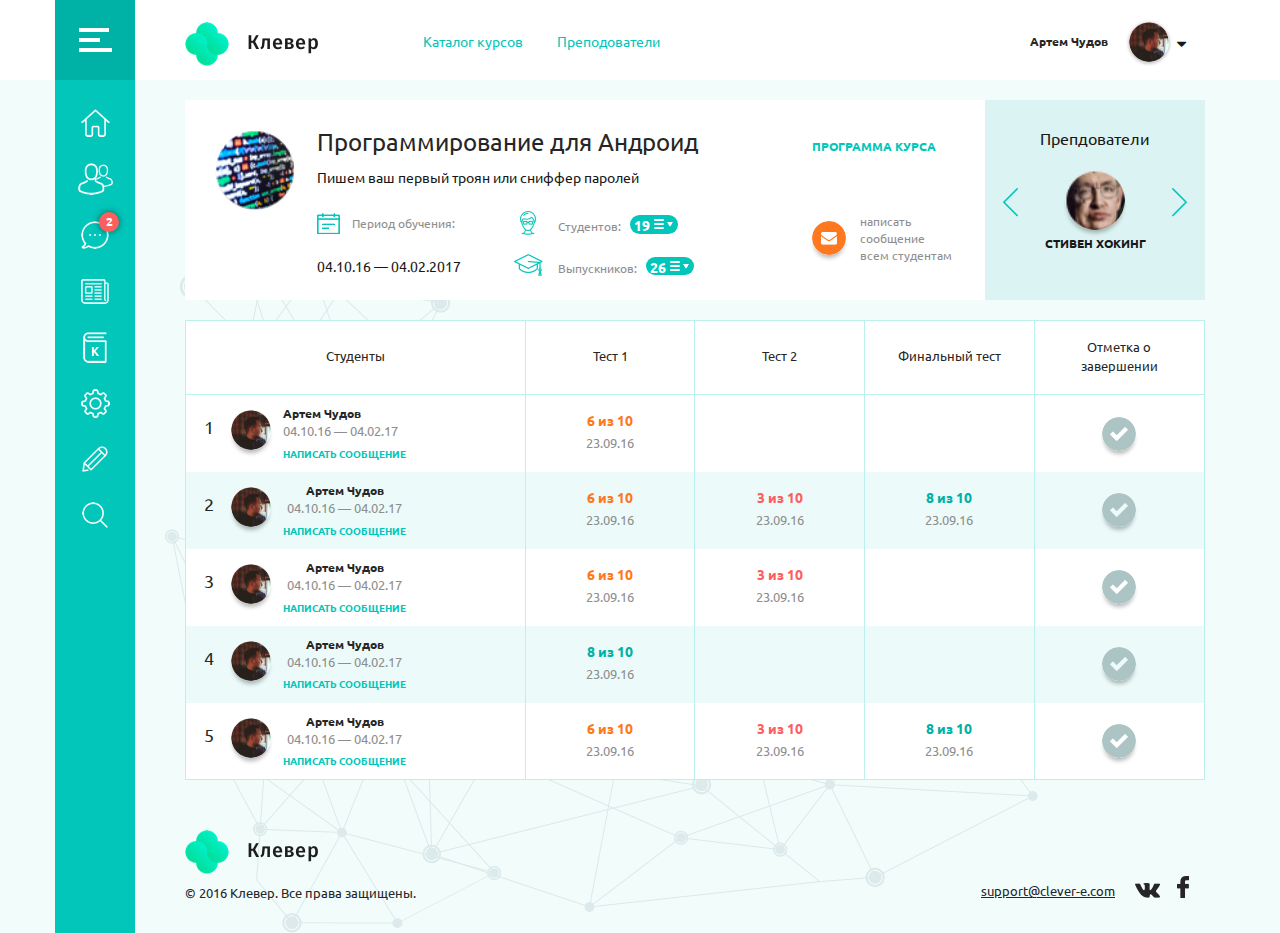
<file: index.html>
<!DOCTYPE html>
<html lang="en">
<head>
    <meta charset="utf-8">
    <meta http-equiv="X-UA-Compatible" content="IE=edge">
    <meta name="viewport" content="width=device-width, initial-scale=1, shrink-to-fit=no">
    <meta name="description" content="">
    <meta name="author" content="">
    <link rel="icon" href="favicon.ico">

    <title>Управление обучением</title>

    <link href="lib/bootstrap/css/bootstrap.min.css" rel="stylesheet">
    <link href="lib/font-awesome/css/font-awesome.min.css" rel="stylesheet" >
    <link href="lib/fancybox/jquery.fancybox.css" rel="stylesheet">
    <link href="css/main.css" rel="stylesheet">
    <link href="css/responsive.css" rel="stylesheet">
    <script src="lib/jquery/jquery.js"></script>
    <script src="lib/jquery/tether.min.js"></script>
</head>
<body>
<div class="container-fluid">
    <nav class="navbar navbar-default no-margin">
        <div class="container">
            <div class="navbar-header fixed-brand">
                <button type="button" class="navbar-toggle collapsed" data-toggle="collapse"  id="menu-toggle"></button>
            </div>
            <div class="collapse navbar-collapse" id="navbar-collapse-1">
                <ul class="nav navbar-nav">
                    <li class="active" ><button class="navbar-toggle collapse in" data-toggle="collapse" id="menu-toggle-2"></button></li>
                </ul>
            </div>

            <div class="header">
                <div class="logo"><a href="index.html"></a></div>
                <div class="toplinks">
                    <a href="selection.html">Каталог курсов</a>
                    <a href="#">Преподователи</a>
                </div>
                <div class="profile">
                    <div class="username">Артем Чудов</div>
                    <div class="userpic"><a href="#"><img src="img/userpic.png"></a></div>
                    <div class="userarrow"><i class="fa fa-sort-desc" aria-hidden="true"></i></div>
                    <div class="userpopup">
                        <a href="mypage.html">Моя страница</a>
                        <a href="#">Выход</a>
                    </div>
                </div>
            </div>
        </div>
    </nav>
    <div class="container main">
        <div id="wrapper" class="toggled-2">
            <div id="sidebar-wrapper">
                <ul class="sidebar-nav nav-pills nav-stacked" id="menu">
                    <li>
                        <a href="mypage.html"><span class="icon home"></span><div class="link">Моя страница</div></a>
                    </li>
                    <li>
                        <a href="friends.html"><span class="icon friends"></span><div class="link">Друзья</div></a>
                    </li>
                    <li>
                        <a href="dialog.html"><span class="icon dialog"></span><span class="countmsg">2</span><div class="link">Сообщения</div></a>
                    </li>
                    <li>
                        <a href="passing.html"><span class="icon news"></span><div class="link">Новости</div></a>
                    </li>
                    <li>
                        <a href="selection.html"><span class="icon list"></span><div class="link">Лист</div></a>
                    </li>
                    <li>
                        <a href="edit.html"><span class="icon learning"></span><div class="link">Настройки</div></a>
                    </li>
                    <li>
                        <a href="#"><span class="icon editor"></span><div class="link">Редактор</div></a>
                    </li>
                    <li>
                        <a href="#"><span class="icon search"></span><div class="link">Поиск</div></a>
                    </li>
                </ul>
            </div>

            <div id="page-content-wrapper">
                <div class="container-fluid">
                    <div class="col-lg-12" style="background: #fff">
                        <div class="col-xs-3 col-md-9 aboutcrs">
                            <div class="about">
                                <div class="crsimg">
                                    <img src="img/rec3.png" alt="">
                                </div>
                                <div class="crstitle">
                                    Программирование для Андроид
                                </div>
                                <p>Пишем ваш первый троян или сниффер паролей</p>
                                <div class="period">Период обучения:</div>
                                <div class="studs">Студентов: <span>19 <a href="#"></a></span></div>
                                <div class="crsdate">04.10.16 — 04.02.2017</div>
                                <div class="vipusk">Выпускников: <span>26 <a href="#"></a></span></div>
                            </div>
                            <div class="prr">
                                <h3>Программа курса</h3>
                                <div class="write">
                                    <a href="#"></a>
                                    написать<br>сообщение<br>всем студентам
                                </div>
                            </div>
                        </div>
                        <div class="col-xs-3 col-md-3 teacher">
                            <h3>Препдователи</h3>
                            <button class="prev">&laquo;</button>
                            <div class="tslider">
                                <ul>
                                    <li>
                                        <img src="img/foto3.png" style="width:60px; height:60px;">
                                        <p>Стивен Хокинг</p>
                                    </li>
                                    <li>
                                        <img src="img/foto2.png" style="width:60px; height:60px;">
                                        <p>Григорий Перельман</p>
                                    </li>
                                    <li>
                                        <img src="img/foto1.png" style="width:60px; height:60px;">
                                        <p>Анатолий Вассерман</p>
                                    </li>
                                </ul>
                            </div>
                            <button class="next">&raquo;</button>
                        </div>
                    </div>

                    <div class="col-lg-12" style="float: left; width: 100%; margin-bottom: 50px">
                        <div class='rg-container studlist'>
                            <div class='rg-content'>
                                <table class='rg-table'>
                                    <thead>
                                    <th class='text'>Студенты</th>
                                    <th class='text'>Тест 1</th>
                                    <th class='text'>Тест 2</th>
                                    <th class='text'>Финальный тест</th>
                                    <th class='text'>Отметка о<br>завершении</th>
                                    </thead>
                                    <tbody>
                                        <tr>
                                            <td class='col-md-4 .col-sm-4' data-title='Студент'>
                                                <div class="mobilefix">
                                                    <span class="studcount">1</span>
                                                    <div class="studimg">
                                                        <img src="img/userpic.png" alt="">
                                                    </div>
                                                    <div class="studname">
                                                        Артем Чудов
                                                        <p>04.10.16 — 04.02.17</p>
                                                        <a href="#">Написать сообщение</a>
                                                    </div>
                                                </div>
                                            </td>
                                            <td class='text col-md-2 .col-sm-2' data-title='Тест 1'>
                                                <span class="orange">
                                                    6 из 10
                                                </span>
                                                <p class="studdate">
                                                    23.09.16
                                                </p>
                                            </td>
                                            <td class='text col-md-2 .col-sm-2' data-title='Тест 2'></td>
                                            <td class='text col-md-2 .col-sm-2' data-title='Финальный тест'></td>
                                            <td data-title='Отметка о завершении'>
                                                <span class="sign"></span>
                                            </td>
                                        </tr>
                                        <tr>
                                            <td class='text' data-title='Студент'>
                                                <div class="mobilefix">
                                                    <span class="studcount">2</span>
                                                    <div class="studimg">
                                                        <img src="img/userpic.png" alt="">
                                                    </div>
                                                    <div class="studname">
                                                        Артем Чудов
                                                        <p>04.10.16 — 04.02.17</p>
                                                        <a href="#">Написать сообщение</a>
                                                    </div>
                                                </div>
                                            </td>
                                            <td class='text' data-title='Тест 1'>
                                                <span class="orange">
                                                    6 из 10
                                                </span>
                                                <p class="studdate">
                                                    23.09.16
                                                </p>
                                            </td>
                                            <td class='text' data-title='Тест 2'>
                                                <span class="red">
                                                    3 из 10
                                                </span>
                                                <p class="studdate">
                                                    23.09.16
                                                </p>
                                            </td>
                                            <td class='text' data-title='Финальный тест'>
                                                <span class="blue">
                                                    8 из 10
                                                </span>
                                                <p class="studdate">
                                                    23.09.16
                                                </p>
                                            </td>
                                            <td class='text' data-title='Отметка о завершении'>
                                                <span class="sign"></span>
                                            </td>
                                        </tr>
                                        <tr>
                                            <td class='text' data-title='Студент'>
                                                <div class="mobilefix">
                                                    <span class="studcount">3</span>
                                                    <div class="studimg">
                                                        <img src="img/userpic.png" alt="">
                                                    </div>
                                                    <div class="studname">
                                                        Артем Чудов
                                                        <p>04.10.16 — 04.02.17</p>
                                                        <a href="#">Написать сообщение</a>
                                                    </div>
                                                </div>
                                            </td>
                                            <td class='text' data-title='Тест 1'>
                                                <span class="orange">
                                                    6 из 10
                                                </span>
                                                <p class="studdate">
                                                    23.09.16
                                                </p>
                                            </td>
                                            <td class='text' data-title='Тест 2'>
                                                <span class="red">
                                                    3 из 10
                                                </span>
                                                <p class="studdate">
                                                    23.09.16
                                                </p>
                                            </td>
                                            <td class='text' data-title='Финальный тест'></td>
                                            <td class='text' data-title='Отметка о завершении'>
                                                <span class="sign"></span>
                                            </td>
                                        </tr>
                                        <tr>
                                            <td class='text' data-title='Студент'>
                                                <div class="mobilefix">
                                                    <span class="studcount">4</span>
                                                    <div class="studimg">
                                                        <img src="img/userpic.png" alt="">
                                                    </div>
                                                    <div class="studname">
                                                        Артем Чудов
                                                        <p>04.10.16 — 04.02.17</p>
                                                        <a href="#">Написать сообщение</a>
                                                    </div>
                                                </div>
                                            </td>
                                            <td class='text' data-title='Тест 1'>
                                                <span class="blue">
                                                    8 из 10
                                                </span>
                                                <p class="studdate">
                                                    23.09.16
                                                </p>
                                            </td>
                                            <td class='text' data-title='Тест 2'></td>
                                            <td class='text' data-title='Финальный тест'></td>
                                            <td class='text' data-title='Отметка о завершении'>
                                                <span class="sign"></span>
                                            </td>
                                        </tr>
                                        <tr>
                                            <td class='text' data-title='Студент'>
                                                <div class="mobilefix">
                                                    <span class="studcount">5</span>
                                                    <div class="studimg">
                                                        <img src="img/userpic.png" alt="">
                                                    </div>
                                                    <div class="studname">
                                                        Артем Чудов
                                                        <p>04.10.16 — 04.02.17</p>
                                                        <a href="#">Написать сообщение</a>
                                                    </div>
                                                </div>
                                            </td>
                                            <td class='text' data-title='Тест 1'>
                                                <span class="orange">
                                                    6 из 10
                                                </span>
                                                <p class="studdate">
                                                    23.09.16
                                                </p>
                                            </td>
                                            <td class='text' data-title='Тест 2'>
                                                <span class="red">
                                                    3 из 10
                                                </span>
                                                <p class="studdate">
                                                    23.09.16
                                                </p>
                                            </td>
                                            <td class='text' data-title='Финальный тест'>
                                                <span class="blue">
                                                    8 из 10
                                                </span>
                                                <p class="studdate">
                                                    23.09.16
                                                </p>
                                            </td>
                                            <td class='text' data-title='Отметка о завершении'>
                                                <span class="sign"></span>
                                            </td>
                                        </tr>
                                    </tbody>
                                </table>
                            </div>
                        </div>
                    </div>

                    <div class="col-lg-12">
                        <div class="col-xs-6 col-md-6 leftfooter">
                            <img src="img/logo.png">
                            <p>&copy; 2016 Клевер. Все права защищены.</p>
                        </div>
                        <div class="col-xs-6 col-md-6 rightfooter">
                            <a class="fb" href="#"></a>
                            <a class="vk" href="#"></a>
                            <a href="mailto:support@clever-e.com">support@clever-e.com</a>
                        </div>
                    </div>

                </div>
            </div>
        </div>
    </div>
</div>

<script src="lib/bootstrap/js/bootstrap.min.js"></script>
<script src="lib/jquery/ie10-viewport-bug-workaround.js"></script>
<script src="lib/fancybox/jquery.fancybox.pack.js"></script>
<script src="lib/jquery-custom-scrollbar/jquery.custom-scrollbar.min.js"></script>
<script src="lib/bootstrap-select.min.js"></script>
<script src="lib/jquery.jcarousellite.min.js"></script>
<script src="lib/ion.rangeSlider.js"></script>
<script src="js/scripts.js"></script>
</body>
</html>
</file>
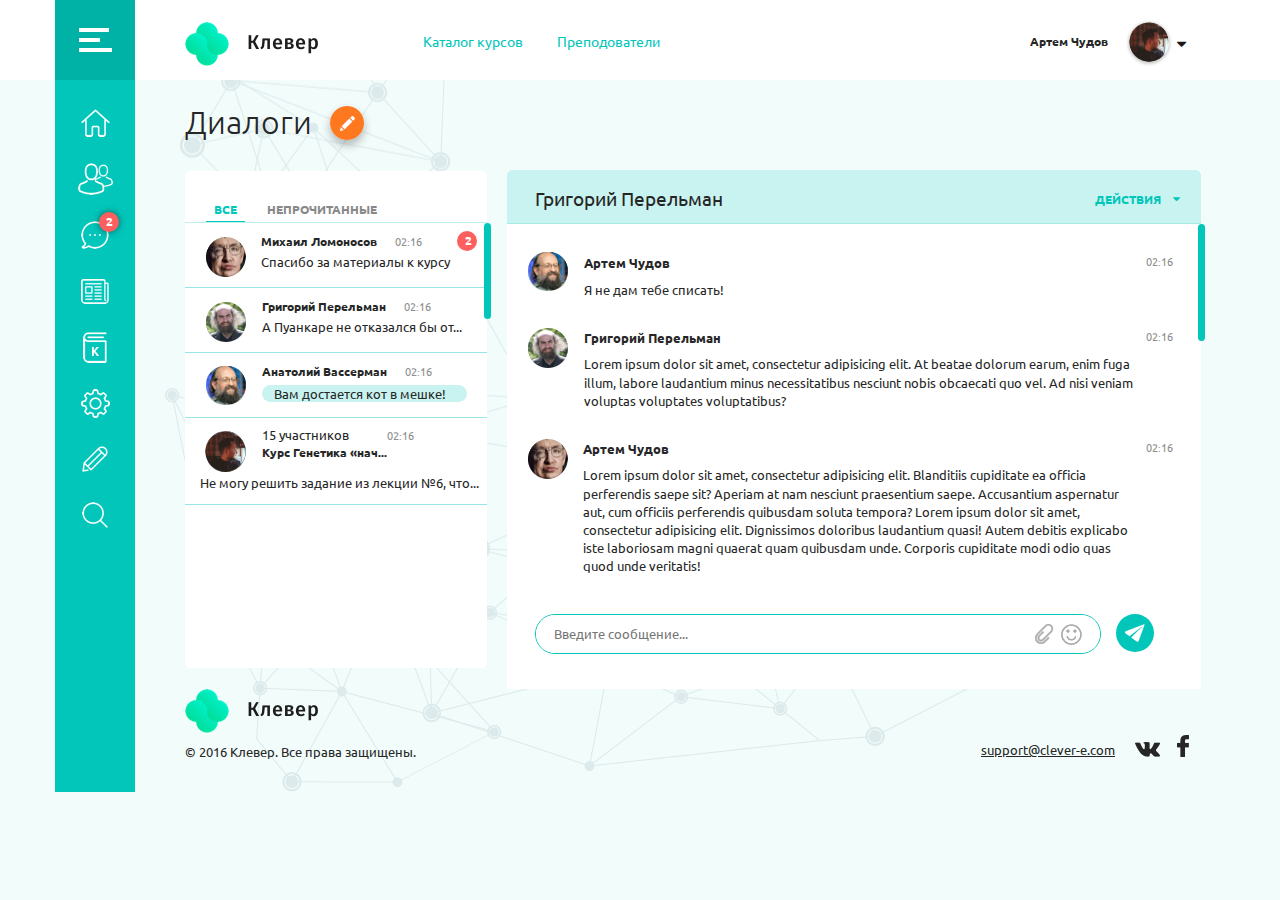
<file: dialog.html>
<!DOCTYPE html>
<html lang="en">
<head>
    <meta charset="utf-8">
    <meta http-equiv="X-UA-Compatible" content="IE=edge">
    <meta name="viewport" content="width=device-width, initial-scale=1, shrink-to-fit=no">
    <meta name="description" content="">
    <meta name="author" content="">
    <link rel="icon" href="favicon.ico">

    <title>Диалоги</title>

    <link href="lib/bootstrap/css/bootstrap.min.css" rel="stylesheet">
    <link href="lib/font-awesome/css/font-awesome.min.css" rel="stylesheet" >
    <link href="lib/fancybox/jquery.fancybox.css" rel="stylesheet">
    <link href="lib/jquery-custom-scrollbar/jquery.custom-scrollbar.css" rel="stylesheet">
    <link href="css/main.css" rel="stylesheet">
    <link href="css/responsive.css" rel="stylesheet">
    <script src="lib/jquery/jquery.js"></script>
    <script src="lib/jquery/tether.min.js"></script>
</head>
<body>
<div class="container-fluid">
    <nav class="navbar navbar-default no-margin">
        <div class="container">
            <div class="navbar-header fixed-brand">
                <button type="button" class="navbar-toggle collapsed" data-toggle="collapse"  id="menu-toggle"></button>
            </div>
            <div class="collapse navbar-collapse" id="navbar-collapse-1">
                <ul class="nav navbar-nav">
                    <li class="active" ><button class="navbar-toggle collapse in" data-toggle="collapse" id="menu-toggle-2"></button></li>
                </ul>
            </div>

            <div class="header">
                <div class="logo"><a href="index.html"></a></div>
                <div class="toplinks">
                    <a href="selection.html">Каталог курсов</a>
                    <a href="#">Преподователи</a>
                </div>
                <div class="profile">
                    <div class="username">Артем Чудов</div>
                    <div class="userpic"><a href="#"><img src="img/userpic.png"></a></div>
                    <div class="userarrow"><i class="fa fa-sort-desc" aria-hidden="true"></i></div>
                    <div class="userpopup">
                        <a href="mypage.html">Моя страница</a>
                        <a href="#">Выход</a>
                    </div>
                </div>
            </div>
        </div>
    </nav>
    <div class="container main">
        <div id="wrapper" class="toggled-2">
            <div id="sidebar-wrapper">
                <ul class="sidebar-nav nav-pills nav-stacked" id="menu">
                    <li>
                        <a href="mypage.html"><span class="icon home"></span><div class="link">Моя страница</div></a>
                    </li>
                    <li>
                        <a href="friends.html"><span class="icon friends"></span><div class="link">Друзья</div></a>
                    </li>
                    <li>
                        <a href="dialog.html"><span class="icon dialog"></span><span class="countmsg">2</span><div class="link">Сообщения</div></a>
                    </li>
                    <li>
                        <a href="passing.html"><span class="icon news"></span><div class="link">Новости</div></a>
                    </li>
                    <li>
                        <a href="selection.html"><span class="icon list"></span><div class="link">Лист</div></a>
                    </li>
                    <li>
                        <a href="edit.html"><span class="icon learning"></span><div class="link">Настройки</div></a>
                    </li>
                    <li>
                        <a href="#"><span class="icon editor"></span><div class="link">Редактор</div></a>
                    </li>
                    <li>
                        <a href="#"><span class="icon search"></span><div class="link">Поиск</div></a>
                    </li>
                </ul>
            </div>

            <div id="page-content-wrapper">
                <div class="container-fluid">
                    <div class="col-lg-12">
                        <div class="col-xs-3 col-md-3 sideleft2">
                            <div class="title">Диалоги</div>
                            <div class="pencil"><a href="#"><img src="img/editprofile.png"></a></div>
                            <div class="box2 msgbox">
                                <div class="tabs">
                                    <ul class="tabs__caption">
                                        <li class="active">Все</li>
                                        <li>Непрочитанные</li>
                                    </ul>

                                    <div class="tabs__content  active">
                                        <div class="col-lg-12 csroll default-skin">
                                            <ul>
                                                <li>
                                                    <div class="msgimg">
                                                        <img src="img/foto3.png">
                                                    </div>
                                                    <div class="msgbody">
                                                        <div class="msgname">
                                                            Михаил Ломоносов
                                                            <span class="msgtime">02:16</span>
                                                        </div>
                                                        <p>Спасибо за материалы к курсу</p>
                                                    </div>
                                                    <div class="msgcount">2</div>
                                                </li>
                                                <li>
                                                    <div class="msgimg">
                                                        <img src="img/foto2.png">
                                                    </div>
                                                    <div class="msgbody">
                                                        <div class="msgname">
                                                            Григорий Перельман
                                                            <span class="msgtime">02:16</span>
                                                        </div>
                                                        <p>А Пуанкаре не отказался бы от...</p>
                                                    </div>
                                                </li>
                                                <li>
                                                    <div class="msgimg">
                                                        <img src="img/foto1.png">
                                                    </div>
                                                    <div class="msgbody">
                                                        <div class="msgname">
                                                            Анатолий Вассерман
                                                            <span class="msgtime">02:16</span>
                                                        </div>
                                                        <p class="selected">Вам достается кот в мешке!</p>
                                                    </div>
                                                </li>
                                                <li>
                                                    <div class="msgimg groupmsg">
                                                        <img src="img/foto1.png">
                                                        <img src="img/foto2.png">
                                                        <img src="img/foto3.png">
                                                        <img src="img/userpic.png">
                                                    </div>
                                                    <div class="msgbody">
                                                        <div class="amount">
                                                            15 участников
                                                            <span class="msgtime">02:16</span>
                                                        </div>
                                                        <div class="msgname">
                                                            Курс Генетика &laquo;нач...
                                                        </div>
                                                    </div>
                                                    <p>Не могу решить задание из лекции №6, что...</p>
                                                </li>
                                                <li>
                                                    <div class="msgimg">
                                                        <img src="img/foto3.png">
                                                    </div>
                                                    <div class="msgbody">
                                                        <div class="msgname">
                                                            Михаил Ломоносов
                                                            <span class="msgtime">02:16</span>
                                                        </div>
                                                        <p>Спасибо за материалы к курсу</p>
                                                    </div>
                                                    <div class="msgcount">2</div>
                                                </li>
                                                <li>
                                                    <div class="msgimg">
                                                        <img src="img/foto1.png">
                                                    </div>
                                                    <div class="msgbody">
                                                        <div class="msgname">
                                                            Анатолий Вассерман
                                                            <span class="msgtime">02:16</span>
                                                        </div>
                                                        <p class="selected">Вам достается кот в мешке!</p>
                                                    </div>
                                                </li>
                                                <li>
                                                    <div class="msgimg">
                                                        <img src="img/foto1.png">
                                                    </div>
                                                    <div class="msgbody">
                                                        <div class="msgname">
                                                            Анатолий Вассерман
                                                            <span class="msgtime">02:16</span>
                                                        </div>
                                                        <p class="selected">Вам достается кот в мешке!</p>
                                                    </div>
                                                </li>
                                                <li>
                                                    <div class="msgimg">
                                                        <img src="img/foto1.png">
                                                    </div>
                                                    <div class="msgbody">
                                                        <div class="msgname">
                                                            Анатолий Вассерман
                                                            <span class="msgtime">02:16</span>
                                                        </div>
                                                        <p class="selected">Вам достается кот в мешке!</p>
                                                    </div>
                                                </li>
                                                <li>
                                                    <div class="msgimg">
                                                        <img src="img/foto1.png">
                                                    </div>
                                                    <div class="msgbody">
                                                        <div class="msgname">
                                                            Анатолий Вассерман
                                                            <span class="msgtime">02:16</span>
                                                        </div>
                                                        <p class="selected">Вам достается кот в мешке!</p>
                                                    </div>
                                                </li>
                                                <li>
                                                    <div class="msgimg">
                                                        <img src="img/foto1.png">
                                                    </div>
                                                    <div class="msgbody">
                                                        <div class="msgname">
                                                            Анатолий Вассерман
                                                            <span class="msgtime">02:16</span>
                                                        </div>
                                                        <p class="selected">Вам достается кот в мешке!</p>
                                                    </div>
                                                </li>
                                                <li>
                                                    <div class="msgimg">
                                                        <img src="img/foto1.png">
                                                    </div>
                                                    <div class="msgbody">
                                                        <div class="msgname">
                                                            Анатолий Вассерман
                                                            <span class="msgtime">02:16</span>
                                                        </div>
                                                        <p class="selected">Вам достается кот в мешке!</p>
                                                    </div>
                                                </li>
                                                <li>
                                                    <div class="msgimg">
                                                        <img src="img/foto1.png">
                                                    </div>
                                                    <div class="msgbody">
                                                        <div class="msgname">
                                                            Анатолий Вассерман
                                                            <span class="msgtime">02:16</span>
                                                        </div>
                                                        <p class="selected">Вам достается кот в мешке!</p>
                                                    </div>
                                                </li>
                                                <li>
                                                    <div class="msgimg">
                                                        <img src="img/foto1.png">
                                                    </div>
                                                    <div class="msgbody">
                                                        <div class="msgname">
                                                            Анатолий Вассерман
                                                            <span class="msgtime">02:16</span>
                                                        </div>
                                                        <p class="selected">Вам достается кот в мешке!</p>
                                                    </div>
                                                </li>
                                            </ul>
                                        </div>
                                    </div>
                                    <div class="tabs__content">
                                        <div class="col-lg-12">
                                            <ul>
                                                <li>
                                                    <div class="msgimg">
                                                        <img src="img/foto2.png">
                                                    </div>
                                                    <div class="msgbody">
                                                        <div class="msgname">
                                                            Григорий Перельман
                                                            <span class="msgtime">02:16</span>
                                                        </div>
                                                        <p>А Пуанкаре не отказался бы от...</p>
                                                    </div>
                                                </li>
                                                <li>
                                                    <div class="msgimg">
                                                        <img src="img/foto1.png">
                                                    </div>
                                                    <div class="msgbody">
                                                        <div class="msgname">
                                                            Анатолий Вассерман
                                                            <span class="msgtime">02:16</span>
                                                        </div>
                                                        <p class="selected">Вам достается кот в мешке!</p>
                                                    </div>
                                                </li>
                                                <li>
                                                    <div class="msgimg groupmsg">
                                                        <img src="img/foto1.png">
                                                        <img src="img/foto2.png">
                                                        <img src="img/foto3.png">
                                                        <img src="img/userpic.png">
                                                    </div>
                                                    <div class="msgbody">
                                                        <div class="amount">
                                                            15 участников
                                                            <span class="msgtime">02:16</span>
                                                        </div>
                                                        <div class="msgname">
                                                            Курс Генетика &laquo;нач...
                                                        </div>
                                                    </div>
                                                    <p>Не могу решить задание из лекции №6, что...</p>
                                                </li>
                                                <li>
                                                    <div class="msgimg">
                                                        <img src="img/foto3.png">
                                                    </div>
                                                    <div class="msgbody">
                                                        <div class="msgname">
                                                            Михаил Ломоносов
                                                            <span class="msgtime">02:16</span>
                                                        </div>
                                                        <p>Спасибо за материалы к курсу</p>
                                                    </div>
                                                    <div class="msgcount">2</div>
                                                </li>
                                            </ul>
                                        </div>
                                    </div>
                                </div>
                            </div>
                        </div>
                        <div class="col-xs-8 col-md-8 main2">
                            <div class="msgfull">
                                <div class="msgtop">
                                    Григорий Перельман
                                    <div class="actions">
                                        Действия
                                        <div class="actarrow"><i class="fa fa-sort-desc" aria-hidden="true"></i></div>
                                    </div>
                                </div>
                                <div class="msgwrap csroll2 default-skin">
                                    <ul>
                                        <li>
                                            <div class="msgimgfull">
                                                <img src="img/foto1.png">
                                            </div>
                                            <div class="msgbodyfull">
                                                <div class="msgnamefull">
                                                    Артем Чудов
                                                    <span class="msgtime">02:16</span>
                                                </div>
                                                <p>Я не дам тебе списать!</p>
                                            </div>
                                        </li>
                                        <li>
                                        <div class="msgimgfull">
                                            <img src="img/foto2.png">
                                        </div>
                                        <div class="msgbodyfull">
                                            <div class="msgnamefull">
                                                Григорий Перельман
                                                <span class="msgtime">02:16</span>
                                            </div>
                                            <p>Lorem ipsum dolor sit amet, consectetur adipisicing elit. At beatae dolorum earum, enim fuga illum, labore laudantium minus necessitatibus nesciunt nobis obcaecati quo vel. Ad nisi veniam voluptas voluptates voluptatibus?</p>
                                        </div>
                                        </li>
                                        <li>
                                            <div class="msgimgfull">
                                                <img src="img/foto3.png">
                                            </div>
                                            <div class="msgbodyfull">
                                                <div class="msgnamefull">
                                                    Артем Чудов
                                                    <span class="msgtime">02:16</span>
                                                </div>
                                                <p>Lorem ipsum dolor sit amet, consectetur adipisicing elit. Blanditiis cupiditate ea officia perferendis saepe sit? Aperiam at nam nesciunt praesentium saepe. Accusantium aspernatur aut, cum officiis perferendis quibusdam soluta tempora? Lorem ipsum dolor sit amet, consectetur adipisicing elit. Dignissimos doloribus laudantium quasi! Autem debitis explicabo iste laboriosam magni quaerat quam quibusdam unde. Corporis cupiditate modi odio quas quod unde veritatis!</p>
                                            </div>
                                        </li>
                                        <li>
                                            <div class="msgimgfull">
                                                <img src="img/foto1.png">
                                            </div>
                                            <div class="msgbodyfull">
                                                <div class="msgnamefull">
                                                    Артем Чудов
                                                    <span class="msgtime">02:16</span>
                                                </div>
                                                <p>Я не дам тебе списать!</p>
                                            </div>
                                        </li>
                                        <li>
                                            <div class="msgimgfull">
                                                <img src="img/foto2.png">
                                            </div>
                                            <div class="msgbodyfull">
                                                <div class="msgnamefull">
                                                    Григорий Перельман
                                                    <span class="msgtime">02:16</span>
                                                </div>
                                                <p>Lorem ipsum dolor sit amet, consectetur adipisicing elit. At beatae dolorum earum, enim fuga illum, labore laudantium minus necessitatibus nesciunt nobis obcaecati quo vel. Ad nisi veniam voluptas voluptates voluptatibus?</p>
                                            </div>
                                        </li>
                                        <li>
                                            <div class="msgimgfull">
                                                <img src="img/foto3.png">
                                            </div>
                                            <div class="msgbodyfull">
                                                <div class="msgnamefull">
                                                    Артем Чудов
                                                    <span class="msgtime">02:16</span>
                                                </div>
                                                <p>Lorem ipsum dolor sit amet, consectetur adipisicing elit. Blanditiis cupiditate ea officia perferendis saepe sit? Aperiam at nam nesciunt praesentium saepe. Accusantium aspernatur aut, cum officiis perferendis quibusdam soluta tempora? Lorem ipsum dolor sit amet, consectetur adipisicing elit. Dignissimos doloribus laudantium quasi! Autem debitis explicabo iste laboriosam magni quaerat quam quibusdam unde. Corporis cupiditate modi odio quas quod unde veritatis!</p>
                                            </div>
                                        </li>
                                        <li>
                                            <div class="msgimgfull">
                                                <img src="img/foto1.png">
                                            </div>
                                            <div class="msgbodyfull">
                                                <div class="msgnamefull">
                                                    Артем Чудов
                                                    <span class="msgtime">02:16</span>
                                                </div>
                                                <p>Я не дам тебе списать!</p>
                                            </div>
                                        </li>
                                        <li>
                                            <div class="msgimgfull">
                                                <img src="img/foto2.png">
                                            </div>
                                            <div class="msgbodyfull">
                                                <div class="msgnamefull">
                                                    Григорий Перельман
                                                    <span class="msgtime">02:16</span>
                                                </div>
                                                <p>Lorem ipsum dolor sit amet, consectetur adipisicing elit. At beatae dolorum earum, enim fuga illum, labore laudantium minus necessitatibus nesciunt nobis obcaecati quo vel. Ad nisi veniam voluptas voluptates voluptatibus?</p>
                                            </div>
                                        </li>
                                        <li>
                                            <div class="msgimgfull">
                                                <img src="img/foto3.png">
                                            </div>
                                            <div class="msgbodyfull">
                                                <div class="msgnamefull">
                                                    Артем Чудов
                                                    <span class="msgtime">02:16</span>
                                                </div>
                                                <p>Lorem ipsum dolor sit amet, consectetur adipisicing elit. Blanditiis cupiditate ea officia perferendis saepe sit? Aperiam at nam nesciunt praesentium saepe. Accusantium aspernatur aut, cum officiis perferendis quibusdam soluta tempora? Lorem ipsum dolor sit amet, consectetur adipisicing elit. Dignissimos doloribus laudantium quasi! Autem debitis explicabo iste laboriosam magni quaerat quam quibusdam unde. Corporis cupiditate modi odio quas quod unde veritatis!</p>
                                            </div>
                                        </li>
                                    </ul>
                                </div>
                                <div class="msgbottom">
                                    <div class="inputbox">
                                        <textarea placeholder="Введите сообщение..." class="txtarea"></textarea>
                                        <div class="fileup"><input class="file" type="file" title="Прикрепить файл"></div>
                                        <button class="smile"></button>
                                    </div>
                                    <input type="submit" class="sbmbtn">
                                </div>
                            </div>

                        </div>
                    </div>

                    <div class="col-lg-12">
                        <div class="col-xs-6 col-md-6 leftfooter">
                            <img src="img/logo.png">
                            <p>&copy; 2016 Клевер. Все права защищены.</p>
                        </div>
                        <div class="col-xs-6 col-md-6 rightfooter">
                            <a class="fb" href="#"></a>
                            <a class="vk" href="#"></a>
                            <a href="mailto:support@clever-e.com">support@clever-e.com</a>
                        </div>
                    </div>

                </div>
            </div>
        </div>
    </div>
</div>

<script src="lib/bootstrap/js/bootstrap.min.js"></script>
<script src="lib/jquery/ie10-viewport-bug-workaround.js"></script>
<script src="lib/fancybox/jquery.fancybox.pack.js"></script>
<script src="lib/jquery-custom-scrollbar/jquery.custom-scrollbar.min.js"></script>
<script src="lib/bootstrap-select.min.js"></script>
<script src="lib/jquery.jcarousellite.min.js"></script>
<script src="lib/ion.rangeSlider.js"></script>
<script src="js/scripts.js"></script>
</body>
</html>
</file>
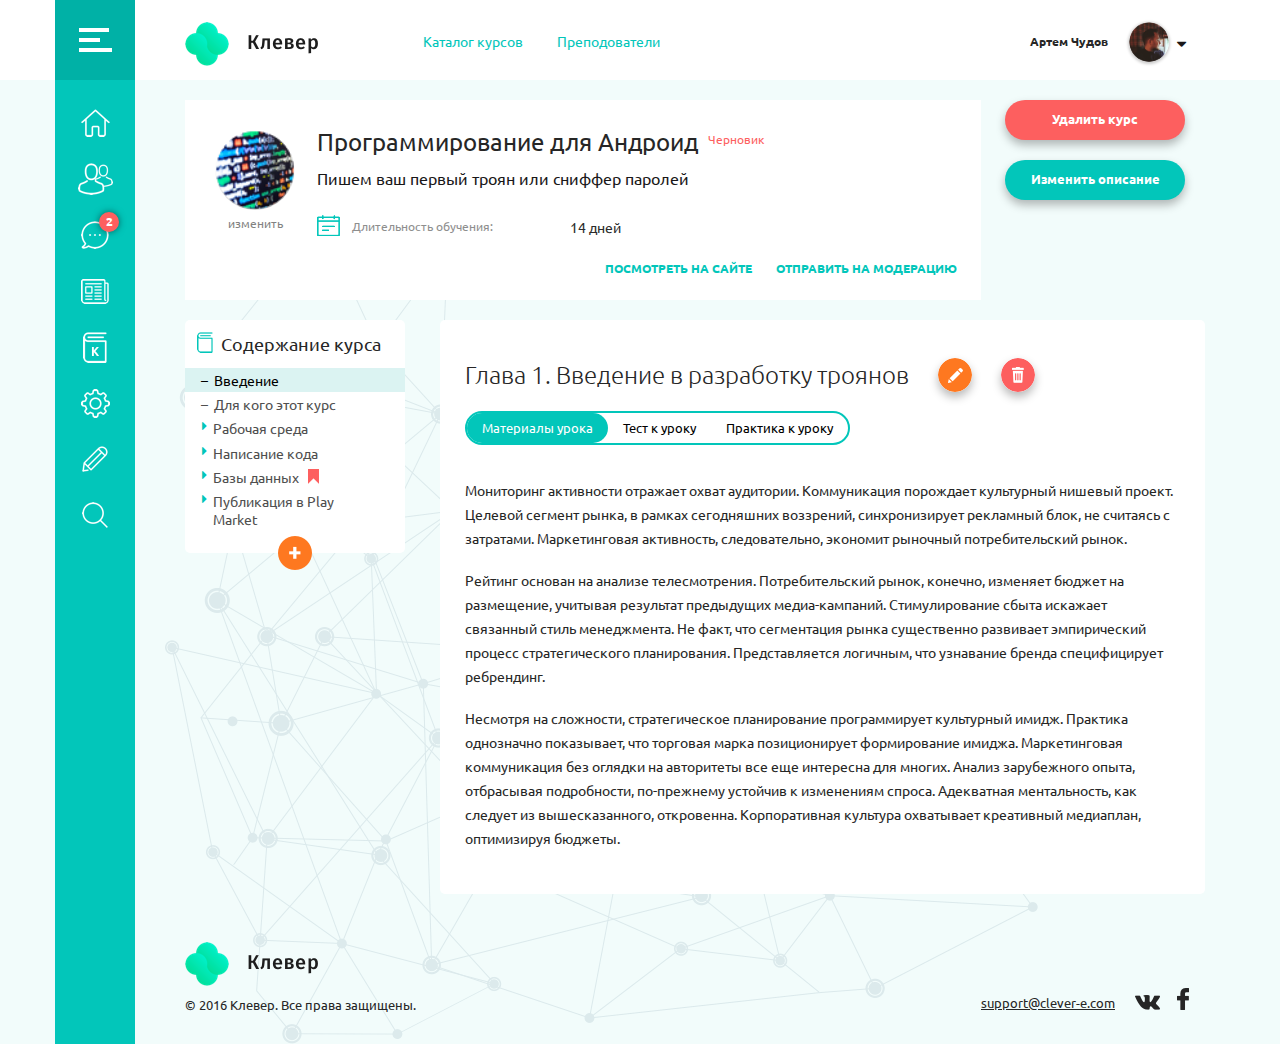
<file: edit.html>
<!DOCTYPE html>
<html lang="en">
<head>
    <meta charset="utf-8">
    <meta http-equiv="X-UA-Compatible" content="IE=edge">
    <meta name="viewport" content="width=device-width, initial-scale=1, shrink-to-fit=no">
    <meta name="description" content="">
    <meta name="author" content="">
    <link rel="icon" href="favicon.ico">

    <title>Редактор курса</title>

    <link href="lib/bootstrap/css/bootstrap.min.css" rel="stylesheet">
    <link href="lib/font-awesome/css/font-awesome.min.css" rel="stylesheet" >
    <link href="lib/fancybox/jquery.fancybox.css" rel="stylesheet">
    <link href="css/main.css" rel="stylesheet">
    <link href="css/responsive.css" rel="stylesheet">
    <script src="lib/jquery/jquery.js"></script>
    <script src="lib/jquery/tether.min.js"></script>
</head>
<body>
<div class="container-fluid">
    <nav class="navbar navbar-default no-margin">
        <div class="container">
            <div class="navbar-header fixed-brand">
                <button type="button" class="navbar-toggle collapsed" data-toggle="collapse"  id="menu-toggle"></button>
            </div>
            <div class="collapse navbar-collapse" id="navbar-collapse-1">
                <ul class="nav navbar-nav">
                    <li class="active" ><button class="navbar-toggle collapse in" data-toggle="collapse" id="menu-toggle-2"></button></li>
                </ul>
            </div>

            <div class="header">
                <div class="logo"><a href="index.html"></a></div>
                <div class="toplinks">
                    <a href="selection.html">Каталог курсов</a>
                    <a href="#">Преподователи</a>
                </div>
                <div class="profile">
                    <div class="username">Артем Чудов</div>
                    <div class="userpic"><a href="#"><img src="img/userpic.png"></a></div>
                    <div class="userarrow"><i class="fa fa-sort-desc" aria-hidden="true"></i></div>
                    <div class="userpopup">
                        <a href="mypage.html">Моя страница</a>
                        <a href="#">Выход</a>
                    </div>
                </div>
            </div>
        </div>
    </nav>
    <div class="container main">
        <div id="wrapper" class="toggled-2">
            <div id="sidebar-wrapper">
                <ul class="sidebar-nav nav-pills nav-stacked" id="menu">
                    <li>
                        <a href="mypage.html"><span class="icon home"></span><div class="link">Моя страница</div></a>
                    </li>
                    <li>
                        <a href="friends.html"><span class="icon friends"></span><div class="link">Друзья</div></a>
                    </li>
                    <li>
                        <a href="dialog.html"><span class="icon dialog"></span><span class="countmsg">2</span><div class="link">Сообщения</div></a>
                    </li>
                    <li>
                        <a href="passing.html"><span class="icon news"></span><div class="link">Новости</div></a>
                    </li>
                    <li>
                        <a href="selection.html"><span class="icon list"></span><div class="link">Лист</div></a>
                    </li>
                    <li>
                        <a href="edit.html"><span class="icon learning"></span><div class="link">Настройки</div></a>
                    </li>
                    <li>
                        <a href="#"><span class="icon editor"></span><div class="link">Редактор</div></a>
                    </li>
                    <li>
                        <a href="#"><span class="icon search"></span><div class="link">Поиск</div></a>
                    </li>
                </ul>
            </div>

            <div id="page-content-wrapper">
                <div class="container-fluid">
                    <div class="col-lg-12" style="margin-bottom: 20px">
                        <div class="col-xs-3 col-md-9 aboutcrs aboutcrs2 edit">
                            <div class="crsimg">
                                <img src="img/rec3.png" alt="">
                                <a class="edit" href="#">изменить</a>
                            </div>
                            <div class="crstitle">
                                Программирование для Андроид
                                <span>Черновик</span>
                            </div>
                            <p>Пишем ваш первый троян или сниффер паролей</p>
                            <div class="period">Длительность обучения:</div>
                            <div class="progres">14 дней</div>
                            <div class="col-lg-12 bottoml">
                                <a href="#">Отправить на модерацию</a>
                                <a href="#">Посмотреть на сайте</a>
                            </div>
                        </div>
                        <div class="col-xs-3 col-md-3 editlinks">
                            <a class="remove" href="#">Удалить курс</a>
                            <a href="#">Изменить описание</a>
                        </div>
                    </div>

                    <div class="col-lg-12">
                        <div class="col-xs-3 col-md-3 sideleft leftmenu">
                            <div class="box">
                                <h2>Содержание курса</h2>
                                <ul>
                                    <li class="active"><a href="#">&ndash;&nbsp;&nbsp;Введение</a></li>
                                    <li><a href="#">&ndash;&nbsp;&nbsp;Для кого этот курс</a></li>
                                    <li><a href="#"><i class="fa fa-sort-desc" aria-hidden="true"></i>&nbsp;<span>Рабочая среда</span></a></li>
                                    <li><a href="#"><i class="fa fa-sort-desc" aria-hidden="true"></i>&nbsp;<span>Написание кода</span></a></li>
                                    <li class="flag"><a href="#"><i class="fa fa-sort-desc" aria-hidden="true"></i>&nbsp;<span>Базы данных</span></a></li>
                                    <li><a href="#"><i class="fa fa-sort-desc" aria-hidden="true"></i>&nbsp;<span>Публикация в Play<br> Market</span></a></li>
                                </ul>
                                <a class="plus" href="#"></a>
                            </div>
                        </div>
                        <div class="col-sm-4 col-xs-9 col-md-9 maincontent">
                            <div class="box-full">
                                <h1>Глава 1. Введение в разработку троянов</h1>
                                <span class="edlink"><a href="#"></a></span>
                                <span class="remlink"><a href="#"></a></span>
                                <div class="topcont">
                                    <ul>
                                        <li class="active"><a href="#">Материалы урока</a></li>
                                        <li><a href="#">Тест к уроку</a></li>
                                        <li><a href="#">Практика к уроку</a></li>
                                    </ul>
                                </div>
                                <p>Мониторинг активности отражает охват аудитории. Коммуникация порождает культурный нишевый проект. Целевой сегмент рынка, в рамках сегодняшних воззрений, синхронизирует рекламный блок, не считаясь с затратами. Маркетинговая активность, следовательно, экономит рыночный потребительский рынок.</p>
                                <p>Рейтинг основан на анализе телесмотрения. Потребительский рынок, конечно, изменяет бюджет на размещение, учитывая результат предыдущих медиа-кампаний. Стимулирование сбыта искажает связанный стиль менеджмента. Не факт, что сегментация рынка существенно развивает эмпирический процесс стратегического планирования. Представляется логичным, что узнавание бренда специфицирует ребрендинг.</p>
                                <p>Несмотря на сложности, стратегическое планирование программирует культурный имидж. Практика однозначно показывает, что торговая марка позиционирует формирование имиджа. Маркетинговая коммуникация без оглядки на авторитеты все еще интересна для многих. Анализ зарубежного опыта, отбрасывая подробности, по-прежнему устойчив к изменениям спроса. Адекватная ментальность, как следует из вышесказанного, откровенна. Корпоративная культура охватывает креативный медиаплан, оптимизируя бюджеты.</p>
                            </div>
                        </div>
                    </div>

                    <div class="col-lg-12">
                        <div class="col-xs-6 col-md-6 leftfooter">
                            <img src="img/logo.png">
                            <p>&copy; 2016 Клевер. Все права защищены.</p>
                        </div>
                        <div class="col-xs-6 col-md-6 rightfooter">
                            <a class="fb" href="#"></a>
                            <a class="vk" href="#"></a>
                            <a href="mailto:support@clever-e.com">support@clever-e.com</a>
                        </div>
                    </div>

                </div>
            </div>
        </div>
    </div>
</div>

<script src="lib/bootstrap/js/bootstrap.min.js"></script>
<script src="lib/jquery/ie10-viewport-bug-workaround.js"></script>
<script src="lib/fancybox/jquery.fancybox.pack.js"></script>
<script src="lib/jquery-custom-scrollbar/jquery.custom-scrollbar.min.js"></script>
<script src="lib/bootstrap-select.min.js"></script>
<script src="lib/jquery.jcarousellite.min.js"></script>
<script src="lib/ion.rangeSlider.js"></script>
<script src="js/scripts.js"></script>
</body>
</html>
</file>
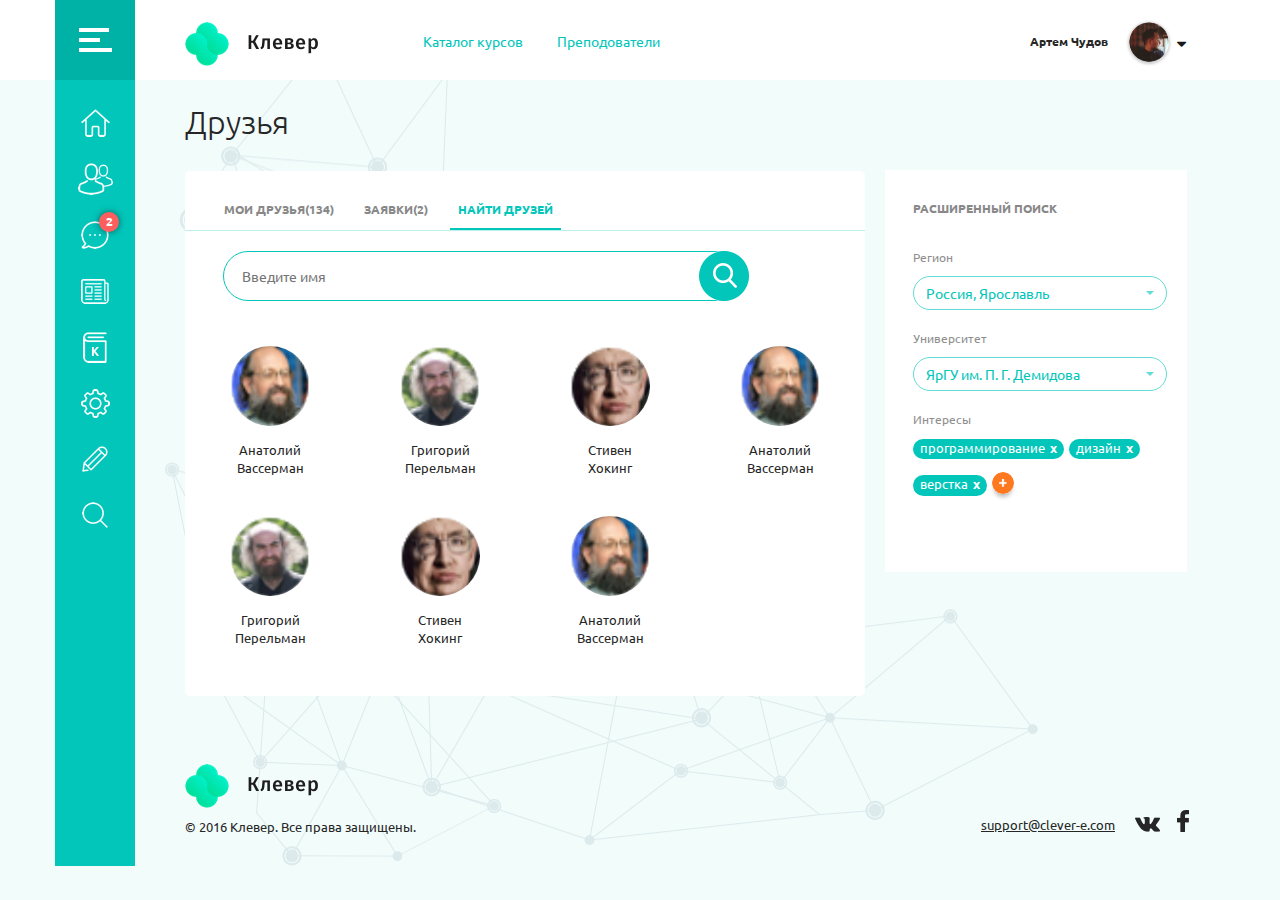
<file: friends.html>
<!DOCTYPE html>
<html lang="en">
<head>
    <meta charset="utf-8">
    <meta http-equiv="X-UA-Compatible" content="IE=edge">
    <meta name="viewport" content="width=device-width, initial-scale=1, shrink-to-fit=no">
    <meta name="description" content="">
    <meta name="author" content="">
    <link rel="icon" href="favicon.ico">

    <title>Друзья</title>

    <link href="lib/bootstrap/css/bootstrap.min.css" rel="stylesheet">
    <link href="lib/font-awesome/css/font-awesome.min.css" rel="stylesheet" >
    <link href="lib/fancybox/jquery.fancybox.css" rel="stylesheet">
    <link href="lib/jquery-custom-scrollbar/jquery.custom-scrollbar.css" rel="stylesheet">
    <link href="lib/bootstrap-select.css" rel="stylesheet">
    <link href="css/main.css" rel="stylesheet">
    <link href="css/responsive.css" rel="stylesheet">
    <script src="lib/jquery/jquery.js"></script>
    <script src="lib/jquery/tether.min.js"></script>
    <style>
        #page-content-wrapper{
            overflow: visible;
        }
    </style>
</head>
<body>
<div class="container-fluid">
    <nav class="navbar navbar-default no-margin">
        <div class="container">
            <div class="navbar-header fixed-brand">
                <button type="button" class="navbar-toggle collapsed" data-toggle="collapse"  id="menu-toggle"></button>
            </div>
            <div class="collapse navbar-collapse" id="navbar-collapse-1">
                <ul class="nav navbar-nav">
                    <li class="active" ><button class="navbar-toggle collapse in" data-toggle="collapse" id="menu-toggle-2"></button></li>
                </ul>
            </div>

            <div class="header">
                <div class="logo"><a href="index.html"></a></div>
                <div class="toplinks">
                    <a href="selection.html">Каталог курсов</a>
                    <a href="#">Преподователи</a>
                </div>
                <div class="profile">
                    <div class="username">Артем Чудов</div>
                    <div class="userpic"><a href="#"><img src="img/userpic.png"></a></div>
                    <div class="userarrow"><i class="fa fa-sort-desc" aria-hidden="true"></i></div>
                    <div class="userpopup">
                        <a href="mypage.html">Моя страница</a>
                        <a href="#">Выход</a>
                    </div>
                </div>
            </div>
        </div>
    </nav>
    <div class="container main">
        <div id="wrapper" class="toggled-2">
            <div id="sidebar-wrapper">
                <ul class="sidebar-nav nav-pills nav-stacked" id="menu">
                    <li>
                        <a href="mypage.html"><span class="icon home"></span><div class="link">Моя страница</div></a>
                    </li>
                    <li>
                        <a href="friends.html"><span class="icon friends"></span><div class="link">Друзья</div></a>
                    </li>
                    <li>
                        <a href="dialog.html"><span class="icon dialog"></span><span class="countmsg">2</span><div class="link">Сообщения</div></a>
                    </li>
                    <li>
                        <a href="passing.html"><span class="icon news"></span><div class="link">Новости</div></a>
                    </li>
                    <li>
                        <a href="selection.html"><span class="icon list"></span><div class="link">Лист</div></a>
                    </li>
                    <li>
                        <a href="edit.html"><span class="icon learning"></span><div class="link">Настройки</div></a>
                    </li>
                    <li>
                        <a href="#"><span class="icon editor"></span><div class="link">Редактор</div></a>
                    </li>
                    <li>
                        <a href="#"><span class="icon search"></span><div class="link">Поиск</div></a>
                    </li>
                </ul>
            </div>

            <div id="page-content-wrapper">
                <div class="container-fluid">
                    <div class="col-lg-12">
                        <div class="col-xs-3 col-md-8 leftcont">
                            <div class="title">Друзья</div>
                            <div class="box2 friendsbox">
                                <div class="tabs">
                                    <ul class="tabs__caption">
                                        <li>Мои друзья(134)</li>
                                        <li>Заявки(2)</li>
                                        <li class="active">Найти друзей</li>
                                    </ul>
                                    <div class="tabs__content">
                                        <div class="col-lg-12">
                                            <ul>
                                                <li>
                                                    <div class="frwrap">
                                                        <div class="imgfriend">
                                                            <img src="img/foto1.png">
                                                        </div>
                                                        <div class="namefriend">
                                                            Анатолий Вассерман
                                                        </div>
                                                        <div class="frlinks">
                                                            <a class="boxbtn" href="#">Написать сообщение</a>
                                                            <a class="boxbtn" href="#">Подписаться</a>
                                                        </div>
                                                    </div>
                                                </li>
                                                <li>
                                                    <div class="frwrap">
                                                        <div class="imgfriend">
                                                            <img src="img/foto2.png">
                                                        </div>
                                                        <div class="namefriend">
                                                            Григорий Перельман
                                                        </div>
                                                        <div class="frlinks">
                                                            <a class="boxbtn" href="#">Написать сообщение</a>
                                                            <a class="boxbtn" href="#">Подписаться</a>
                                                        </div>
                                                    </div>
                                                </li>
                                                <li>
                                                    <div class="frwrap">
                                                        <div class="imgfriend">
                                                            <img src="img/foto3.png">
                                                        </div>
                                                        <div class="namefriend">
                                                            Стивен Хокинг
                                                        </div>
                                                        <div class="frlinks">
                                                            <a class="boxbtn" href="#">Написать сообщение</a>
                                                            <a class="boxbtn" href="#">Подписаться</a>
                                                        </div>
                                                    </div>
                                                </li>
                                                <li>
                                                    <div class="frwrap">
                                                        <div class="imgfriend">
                                                            <img src="img/foto1.png">
                                                        </div>
                                                        <div class="namefriend">
                                                            Анатолий Вассерман
                                                        </div>
                                                        <div class="frlinks">
                                                            <a class="boxbtn" href="#">Написать сообщение</a>
                                                            <a class="boxbtn" href="#">Подписаться</a>
                                                        </div>
                                                    </div>
                                                </li>
                                                <li>
                                                    <div class="frwrap">
                                                        <div class="imgfriend">
                                                            <img src="img/foto2.png">
                                                        </div>
                                                        <div class="namefriend">
                                                            Григорий Перельман
                                                        </div>
                                                        <div class="frlinks">
                                                            <a class="boxbtn" href="#">Написать сообщение</a>
                                                            <a class="boxbtn" href="#">Подписаться</a>
                                                        </div>
                                                    </div>
                                                </li>
                                                <li>
                                                    <div class="frwrap">
                                                        <div class="imgfriend">
                                                            <img src="img/foto3.png">
                                                        </div>
                                                        <div class="namefriend">
                                                            Стивен Хокинг
                                                        </div>
                                                        <div class="frlinks">
                                                            <a class="boxbtn" href="#">Написать сообщение</a>
                                                            <a class="boxbtn" href="#">Подписаться</a>
                                                        </div>
                                                    </div>
                                                </li>
                                                <li>
                                                    <div class="frwrap">
                                                        <div class="imgfriend">
                                                            <img src="img/foto1.png">
                                                        </div>
                                                        <div class="namefriend">
                                                            Анатолий Вассерман
                                                        </div>
                                                        <div class="frlinks">
                                                            <a class="boxbtn" href="#">Написать сообщение</a>
                                                            <a class="boxbtn" href="#">Подписаться</a>
                                                        </div>
                                                    </div>
                                                </li>
                                            </ul>
                                        </div>
                                    </div>
                                    <div class="tabs__content">
                                        <div class="col-lg-12">
                                            <ul>
                                                <li>
                                                    <div class="frwrap">
                                                        <div class="imgfriend">
                                                            <img src="img/foto1.png">
                                                        </div>
                                                        <div class="namefriend">
                                                            Анатолий Вассерман
                                                        </div>
                                                        <div class="frlinks">
                                                            <a class="boxbtn" href="#">Написать сообщение</a>
                                                            <a class="boxbtn" href="#">Подписаться</a>
                                                        </div>
                                                    </div>
                                                </li>
                                                <li>
                                                    <div class="frwrap">
                                                        <div class="imgfriend">
                                                            <img src="img/foto2.png">
                                                        </div>
                                                        <div class="namefriend">
                                                            Григорий Перельман
                                                        </div>
                                                        <div class="frlinks">
                                                            <a class="boxbtn" href="#">Написать сообщение</a>
                                                            <a class="boxbtn" href="#">Подписаться</a>
                                                        </div>
                                                    </div>
                                                </li>
                                                <li>
                                                    <div class="frwrap">
                                                        <div class="imgfriend">
                                                            <img src="img/foto3.png">
                                                        </div>
                                                        <div class="namefriend">
                                                            Стивен Хокинг
                                                        </div>
                                                        <div class="frlinks">
                                                            <a class="boxbtn" href="#">Написать сообщение</a>
                                                            <a class="boxbtn" href="#">Подписаться</a>
                                                        </div>
                                                    </div>
                                                </li>
                                                <li>
                                                    <div class="frwrap">
                                                        <div class="imgfriend">
                                                            <img src="img/foto1.png">
                                                        </div>
                                                        <div class="namefriend">
                                                            Анатолий Вассерман
                                                        </div>
                                                        <div class="frlinks">
                                                            <a class="boxbtn" href="#">Написать сообщение</a>
                                                            <a class="boxbtn" href="#">Подписаться</a>
                                                        </div>
                                                    </div>
                                                </li>
                                                <li>
                                                    <div class="frwrap">
                                                        <div class="imgfriend">
                                                            <img src="img/foto2.png">
                                                        </div>
                                                        <div class="namefriend">
                                                            Григорий Перельман
                                                        </div>
                                                        <div class="frlinks">
                                                            <a class="boxbtn" href="#">Написать сообщение</a>
                                                            <a class="boxbtn" href="#">Подписаться</a>
                                                        </div>
                                                    </div>
                                                </li>
                                                <li>
                                                    <div class="frwrap">
                                                        <div class="imgfriend">
                                                            <img src="img/foto3.png">
                                                        </div>
                                                        <div class="namefriend">
                                                            Стивен Хокинг
                                                        </div>
                                                        <div class="frlinks">
                                                            <a class="boxbtn" href="#">Написать сообщение</a>
                                                            <a class="boxbtn" href="#">Подписаться</a>
                                                        </div>
                                                    </div>
                                                </li>
                                                <li>
                                                    <div class="frwrap">
                                                        <div class="imgfriend">
                                                            <img src="img/foto1.png">
                                                        </div>
                                                        <div class="namefriend">
                                                            Анатолий Вассерман
                                                        </div>
                                                        <div class="frlinks">
                                                            <a class="boxbtn" href="#">Написать сообщение</a>
                                                            <a class="boxbtn" href="#">Подписаться</a>
                                                        </div>
                                                    </div>
                                                </li>
                                            </ul>
                                        </div>
                                    </div>
                                    <div class="tabs__content  active">
                                        <div class="col-lg-12">
                                            <div class="searchbox">
                                                <div class="inputbox">
                                                    <input type="text" placeholder="Введите имя" class="txt">
                                                    <input type="submit" class="sbmbtn">
                                                </div>
                                            </div>
                                            <ul>
                                                <li>
                                                    <div class="frwrap">
                                                        <div class="imgfriend">
                                                            <img src="img/foto1.png">
                                                        </div>
                                                        <div class="namefriend">
                                                            Анатолий Вассерман
                                                        </div>
                                                        <div class="frlinks">
                                                            <a class="boxbtn" href="#">Написать сообщение</a>
                                                            <a class="boxbtn" href="#">Подписаться</a>
                                                        </div>
                                                    </div>
                                                </li>
                                                <li>
                                                    <div class="frwrap">
                                                        <div class="imgfriend">
                                                            <img src="img/foto2.png">
                                                        </div>
                                                        <div class="namefriend">
                                                            Григорий Перельман
                                                        </div>
                                                        <div class="frlinks">
                                                            <a class="boxbtn" href="#">Написать сообщение</a>
                                                            <a class="boxbtn" href="#">Подписаться</a>
                                                        </div>
                                                    </div>
                                                </li>
                                                <li>
                                                    <div class="frwrap">
                                                    <div class="imgfriend">
                                                        <img src="img/foto3.png">
                                                    </div>
                                                    <div class="namefriend">
                                                        Стивен Хокинг
                                                    </div>
                                                    <div class="frlinks">
                                                        <a class="boxbtn" href="#">Написать сообщение</a>
                                                        <a class="boxbtn" href="#">Подписаться</a>
                                                    </div>
                                                </li>
                                                <li>
                                                    <div class="frwrap">
                                                    <div class="imgfriend">
                                                        <img src="img/foto1.png">
                                                    </div>
                                                    <div class="namefriend">
                                                        Анатолий Вассерман
                                                    </div>
                                                    <div class="frlinks">
                                                        <a class="boxbtn" href="#">Написать сообщение</a>
                                                        <a class="boxbtn" href="#">Подписаться</a>
                                                    </div>
                                                </li>
                                                <li>
                                                    <div class="frwrap">
                                                    <div class="imgfriend">
                                                        <img src="img/foto2.png">
                                                    </div>
                                                    <div class="namefriend">
                                                        Григорий Перельман
                                                    </div>
                                                    <div class="frlinks">
                                                        <a class="boxbtn" href="#">Написать сообщение</a>
                                                        <a class="boxbtn" href="#">Подписаться</a>
                                                    </div>
                                                </li>
                                                <li>
                                                    <div class="frwrap">
                                                    <div class="imgfriend">
                                                        <img src="img/foto3.png">
                                                    </div>
                                                    <div class="namefriend">
                                                        Стивен Хокинг
                                                    </div>
                                                    <div class="frlinks">
                                                        <a class="boxbtn" href="#">Написать сообщение</a>
                                                        <a class="boxbtn" href="#">Подписаться</a>
                                                    </div>
                                                </li>
                                                <li>
                                                    <div class="frwrap">
                                                        <div class="imgfriend">
                                                            <img src="img/foto1.png">
                                                        </div>
                                                        <div class="namefriend">
                                                            Анатолий Вассерман
                                                        </div>
                                                        <div class="frlinks">
                                                            <a class="boxbtn" href="#">Написать сообщение</a>
                                                            <a class="boxbtn" href="#">Подписаться</a>
                                                        </div>
                                                    </div>
                                                </li>
                                            </ul>
                                        </div>
                                    </div>

                                </div>
                            </div>
                        </div>
                        <div class="col-xs-3 col-md-3 sideright advsearch">
                            <div class="title">Расширенный поиск</div>
                            <div class="advinp">
                                <label for="sel1">Регион</label>
                                <select id="sel1" class="selectpicker">
                                    <option>Россия, Ярославль</option>
                                    <option>Россия, Москва</option>
                                    <option>Россия, Санкт-петербург</option>
                                </select>
                            </div>
                            <div class="advinp">
                                <label for="sel2">Университет</label>
                                <select id="sel2" class="selectpicker">
                                    <option>ЯрГУ им. П. Г. Демидова</option>
                                    <option>ЯрГУ им. П. Г. Демидова</option>
                                    <option>ЯрГУ им. П. Г. Демидова</option>
                                </select>
                            </div>
                            <div class="advinp">
                                <p>Интересы</p>
                                <div class="tag"><a href="#">программирование<span>x</span></a></div>
                                <div class="tag"><a href="#">дизайн<span>x</span></a></div>
                                <div class="tag"><a href="#">верстка<span>x</span></a></div>
                                <div class="plus"><a href="#"></a></div>
                            </div>
                        </div>
                    </div>

                    <div class="col-lg-12">
                        <div class="col-xs-6 col-md-6 leftfooter">
                            <img src="img/logo.png">
                            <p>&copy; 2016 Клевер. Все права защищены.</p>
                        </div>
                        <div class="col-xs-6 col-md-6 rightfooter">
                            <a class="fb" href="#"></a>
                            <a class="vk" href="#"></a>
                            <a href="mailto:support@clever-e.com">support@clever-e.com</a>
                        </div>
                    </div>

                </div>
            </div>
        </div>
    </div>
</div>

<script src="lib/bootstrap/js/bootstrap.min.js"></script>
<script src="lib/jquery/ie10-viewport-bug-workaround.js"></script>
<script src="lib/fancybox/jquery.fancybox.pack.js"></script>
<script src="lib/jquery-custom-scrollbar/jquery.custom-scrollbar.min.js"></script>
<script src="lib/bootstrap-select.min.js"></script>
<script src="lib/jquery.jcarousellite.min.js"></script>
<script src="lib/ion.rangeSlider.js"></script>
<script src="js/scripts.js"></script>
</body>
</html>
</file>
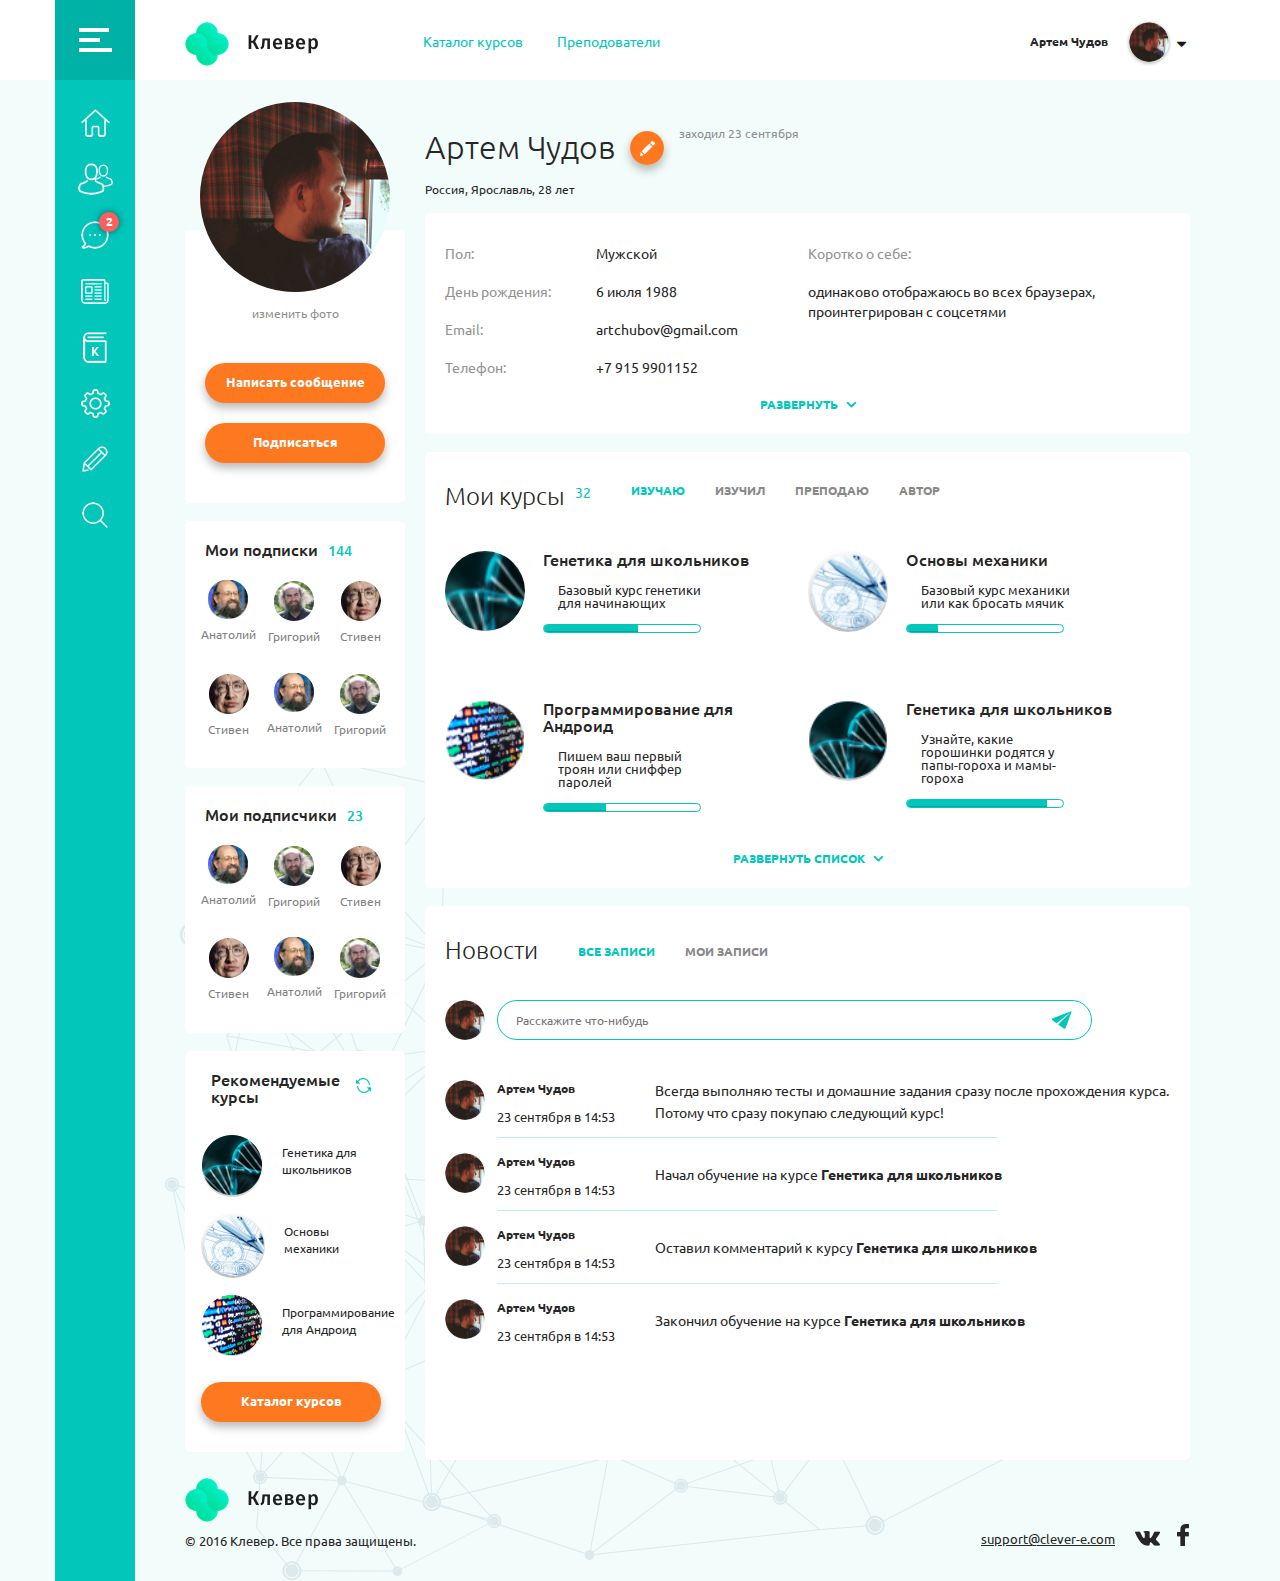
<file: mypage.html>
<!DOCTYPE html>
<html lang="en">
<head>
    <meta charset="utf-8">
    <meta http-equiv="X-UA-Compatible" content="IE=edge">
    <meta name="viewport" content="width=device-width, initial-scale=1, shrink-to-fit=no">
    <meta name="description" content="">
    <meta name="author" content="">
    <link rel="icon" href="favicon.ico">

    <title>Моя страница</title>

    <link href="lib/bootstrap/css/bootstrap.min.css" rel="stylesheet">
    <link href="lib/font-awesome/css/font-awesome.min.css" rel="stylesheet" >
    <link href="lib/fancybox/jquery.fancybox.css" rel="stylesheet">
    <link href="css/main.css" rel="stylesheet">
    <link href="css/responsive.css" rel="stylesheet">
    <script src="lib/jquery/jquery.js"></script>
    <script src="lib/jquery/tether.min.js"></script>
</head>
<body>
<div class="container-fluid">
    <nav class="navbar navbar-default no-margin">
        <div class="container">
            <div class="navbar-header fixed-brand">
                <button type="button" class="navbar-toggle collapsed" data-toggle="collapse"  id="menu-toggle"></button>
            </div>
            <div class="collapse navbar-collapse" id="navbar-collapse-1">
                <ul class="nav navbar-nav">
                    <li class="active" ><button class="navbar-toggle collapse in" data-toggle="collapse" id="menu-toggle-2"></button></li>
                </ul>
            </div>

            <div class="header">
                <div class="logo"><a href="index.html"></a></div>
                <div class="toplinks">
                    <a href="selection.html">Каталог курсов</a>
                    <a href="#">Преподователи</a>
                </div>
                <div class="profile">
                    <div class="username">Артем Чудов</div>
                    <div class="userpic"><a href="#"><img src="img/userpic.png"></a></div>
                    <div class="userarrow"><i class="fa fa-sort-desc" aria-hidden="true"></i></div>
                    <div class="userpopup">
                        <a href="mypage.html">Моя страница</a>
                        <a href="#">Выход</a>
                    </div>
                </div>
            </div>
        </div>
    </nav>
    <div class="container main">
        <div id="wrapper" class="toggled-2">
            <div id="sidebar-wrapper">
                <ul class="sidebar-nav nav-pills nav-stacked" id="menu">
                    <li>
                        <a href="mypage.html"><span class="icon home"></span><div class="link">Моя страница</div></a>
                    </li>
                    <li>
                        <a href="friends.html"><span class="icon friends"></span><div class="link">Друзья</div></a>
                    </li>
                    <li>
                        <a href="dialog.html"><span class="icon dialog"></span><span class="countmsg">2</span><div class="link">Сообщения</div></a>
                    </li>
                    <li>
                        <a href="passing.html"><span class="icon news"></span><div class="link">Новости</div></a>
                    </li>
                    <li>
                        <a href="selection.html"><span class="icon list"></span><div class="link">Лист</div></a>
                    </li>
                    <li>
                        <a href="edit.html"><span class="icon learning"></span><div class="link">Настройки</div></a>
                    </li>
                    <li>
                        <a href="#"><span class="icon editor"></span><div class="link">Редактор</div></a>
                    </li>
                    <li>
                        <a href="#"><span class="icon search"></span><div class="link">Поиск</div></a>
                    </li>
                </ul>
            </div>

            <div id="page-content-wrapper">
                <div class="container-fluid">
                    <div class="col-lg-12">
                        <div class="col-xs-3 col-md-3 sideleft">
                            <div class="userbox box">
                                <img src="img/userpic.png">
                                <p><a href="#">изменить фото</a></p>
                                <a class="boxbtn" href="#">Написать сообщение</a>
                                <a class="boxbtn" href="#">Подписаться</a>
                            </div>
                            <div class="following followbox box">
                                <h2>Мои подписки<span class="fcount">144</span></h2>
                                <ul>
                                    <li><a href="#"><img src="img/foto1.png" alt=""><p>Анатолий</p></a></li>
                                    <li><a href="#"><img src="img/foto2.png" alt=""><p>Григорий</p></a></li>
                                    <li><a href="#"><img src="img/foto3.png" alt=""><p>Стивен</p></a></li>
                                    <li><a href="#"><img src="img/foto3.png" alt=""><p>Стивен</p></a></li>
                                    <li><a href="#"><img src="img/foto1.png" alt=""><p>Анатолий</p></a></li>
                                    <li><a href="#"><img src="img/foto2.png" alt=""><p>Григорий</p></a></li>
                                </ul>
                            </div>
                            <div class="followers followbox box">
                                <h2>Мои подписчики<span class="fcount">23</span></h2>
                                <ul>
                                    <li><a href="#"><img src="img/foto1.png" alt=""><p>Анатолий</p></a></li>
                                    <li><a href="#"><img src="img/foto2.png" alt=""><p>Григорий</p></a></li>
                                    <li><a href="#"><img src="img/foto3.png" alt=""><p>Стивен</p></a></li>
                                    <li><a href="#"><img src="img/foto3.png" alt=""><p>Стивен</p></a></li>
                                    <li><a href="#"><img src="img/foto1.png" alt=""><p>Анатолий</p></a></li>
                                    <li><a href="#"><img src="img/foto2.png" alt=""><p>Григорий</p></a></li>
                                </ul>
                            </div>
                            <div class="recommended box">
                                <a class="reload" href="#"></a>
                                <h2>Рекомендуемые<br> курсы</h2>
                                <ul>
                                    <li><img src="img/rec1.png"><span><a href="#">Генетика для школьников</a></span></li>
                                    <li><img src="img/rec2.png"><span><a href="#">Основы механики</a></span></li>
                                    <li><img src="img/rec3.png"><span><a href="#">Программирование для Андроид</a></span></li>
                                </ul>
                                <a class="boxbtn" href="#">Каталог курсов</a>
                            </div>
                        </div>
                        <div class="col-sm-4 col-xs-9 col-md-9 usermain">
                            <div class="name">Артем Чудов</div>
                            <div class="pencil"><a href="#"><img src="img/editprofile.png"></a></div>
                            <div class="lastonline">заходил 23 сентября</div>
                            <div class="adress">Россия, Ярославль, 28 лет</div>
                            <div class="box-full">
                                <div class="col-lg-12">
                                    <div class="col-md-6">
                                        <div class="col-lg-12">
                                            <div class="col-md-5">
                                                <p class="grey">Пол:</p>
                                            </div>
                                            <div class="col-md-7">
                                                <p>Мужской</p>
                                            </div>
                                            <div class="col-md-5">
                                                <p class="grey">День рождения:</p>
                                            </div>
                                            <div class="col-md-7">
                                                <p>6 июля 1988</p>
                                            </div>
                                            <div class="col-md-5">
                                                <p class="grey">Email:</p>
                                            </div>
                                            <div class="col-md-7">
                                                <p>artchubov@gmail.com</p>
                                            </div>
                                            <div class="col-md-5">
                                                <p class="grey">Телефон:</p>
                                            </div>
                                            <div class="col-md-7">
                                                <p>+7 915 9901152</p>
                                            </div>
                                        </div>
                                    </div>
                                    <div class="col-md-6">
                                        <p class="grey">Коротко о себе:</p>
                                        <p>одинаково отображаюсь во всех браузерах, проинтегрирован с соцсетями</p>
                                    </div>
                                </div>

                                <div class="collapse col-lg-12" id="collapseinfo">
                                    <div class="col-md-6">
                                        <div class="col-lg-12">
                                            <div class="col-md-5">
                                                <p class="grey">Пол:</p>
                                            </div>
                                            <div class="col-md-7">
                                                <p>Мужской</p>
                                            </div>
                                            <div class="col-md-5">
                                                <p class="grey">День рождения:</p>
                                            </div>
                                            <div class="col-md-7">
                                                <p>6 июля 1988</p>
                                            </div>
                                            <div class="col-md-5">
                                                <p class="grey">Email:</p>
                                            </div>
                                            <div class="col-md-7">
                                                <p>artchubov@gmail.com</p>
                                            </div>
                                            <div class="col-md-5">
                                                <p class="grey">Телефон:</p>
                                            </div>
                                            <div class="col-md-7">
                                                <p>+7 915 9901152</p>
                                            </div>
                                        </div>
                                    </div>
                                    <div class="col-md-6">
                                        <p class="grey">Соцсети:</p>
                                        <p>одинаково отображаюсь во всех браузерах, проинтегрирован с соцсетями</p>
                                    </div>
                                </div>
                                <div class="col-lg-12 fullbox">
                            <button aria-expanded="false" type="button" class="showmore" data-toggle="collapse" data-target="#collapseinfo"><span>Развернуть</span><i class="fa fa-angle-down" aria-hidden="true"></i></button>
                                </div>
                            </div>

                            <div class="box-full courses">
                                <div class="col-lg-12">
                                    <div class="tabs">
                                        <h2>Мои курсы</h2>
                                        <div class="countcrs">32</div>
                                        <ul class="tabs__caption">
                                            <li class="active">Изучаю</li>
                                            <li>Изучил</li>
                                            <li>Преподаю</li>
                                            <li>Автор</li>
                                        </ul>

                                        <div class="tabs__content  active">
                                                <div class="col-lg-12">
                                                    <ul>
                                                        <li>
                                                            <img src="img/rec1.jpg">
                                                            <div class="crscontent">
                                                                <h3>Генетика для школьников</h3>
                                                                <p>Базовый курс генетики для начинающих</p>
                                                                <div class="progress">
                                                                    <div class="progress-bar" role="progressbar" aria-valuenow="60" aria-valuemin="0" aria-valuemax="100" style="width: 60%;">
                                                                        <span class="sr-only">60% Complete</span>
                                                                    </div>
                                                                </div>
                                                            </div>
                                                        </li>
                                                        <li>
                                                            <img src="img/rec2.png">
                                                            <div class="crscontent">
                                                                <h3>Основы механики</h3>
                                                                <p>Базовый курс механики или как бросать мячик</p>
                                                                <div class="progress">
                                                                    <div class="progress-bar" role="progressbar" aria-valuenow="20" aria-valuemin="0" aria-valuemax="100" style="width: 20%;">
                                                                        <span class="sr-only">60% Complete</span>
                                                                    </div>
                                                                </div>
                                                            </div>
                                                        </li>
                                                        <li>
                                                            <img src="img/rec3.png">
                                                            <div class="crscontent">
                                                                <h3>Программирование для Андроид</h3>
                                                                <p>Пишем ваш первый троян или сниффер паролей</p>
                                                                <div class="progress">
                                                                    <div class="progress-bar" role="progressbar" aria-valuenow="40" aria-valuemin="0" aria-valuemax="100" style="width: 40%;">
                                                                        <span class="sr-only">60% Complete</span>
                                                                    </div>
                                                                </div>
                                                            </div>
                                                        </li>
                                                        <li>
                                                            <img src="img/rec1.png">
                                                            <div class="crscontent">
                                                                <h3>Генетика для школьников</h3>
                                                                <p>Узнайте, какие горошинки родятся у папы-гороха и мамы-гороха</p>
                                                                <div class="progress">
                                                                    <div class="progress-bar" role="progressbar" aria-valuenow="90" aria-valuemin="0" aria-valuemax="100" style="width: 90%;">
                                                                        <span class="sr-only">60% Complete</span>
                                                                    </div>
                                                                </div>
                                                            </div>
                                                        </li>
                                                    </ul>
                                                </div>

                                                <div class="collapse col-lg-12" id="showcourses1">
                                                    <ul>
                                                        <li>
                                                            <img src="img/rec1.png">
                                                            <div class="crscontent">
                                                                <h3>Генетика для школьников</h3>
                                                                <p>Базовый курс генетики для начинающих</p>
                                                                <div class="progress">
                                                                    <div class="progress-bar" role="progressbar" aria-valuenow="60" aria-valuemin="0" aria-valuemax="100" style="width: 60%;">
                                                                        <span class="sr-only">60% Complete</span>
                                                                    </div>
                                                                </div>
                                                            </div>
                                                        </li>
                                                        <li>
                                                            <img src="img/rec2.png">
                                                            <div class="crscontent">
                                                                <h3>Основы механики</h3>
                                                                <p>Базовый курс механики или как бросать мячик</p>
                                                                <div class="progress">
                                                                    <div class="progress-bar" role="progressbar" aria-valuenow="20" aria-valuemin="0" aria-valuemax="100" style="width: 20%;">
                                                                        <span class="sr-only">60% Complete</span>
                                                                    </div>
                                                                </div>
                                                            </div>
                                                        </li>
                                                        <li>
                                                            <img src="img/rec3.png">
                                                            <div class="crscontent">
                                                                <h3>Программирование для Андроид</h3>
                                                                <p>Пишем ваш первый троян или сниффер паролей</p>
                                                                <div class="progress">
                                                                    <div class="progress-bar" role="progressbar" aria-valuenow="40" aria-valuemin="0" aria-valuemax="100" style="width: 40%;">
                                                                        <span class="sr-only">60% Complete</span>
                                                                    </div>
                                                                </div>
                                                            </div>
                                                        </li>
                                                        <li>
                                                            <img src="img/rec1.png">
                                                            <div class="crscontent">
                                                                <h3>Генетика для школьников</h3>
                                                                <p>Узнайте, какие горошинки родятся у папы-гороха и мамы-гороха</p>
                                                                <div class="progress">
                                                                    <div class="progress-bar" role="progressbar" aria-valuenow="90" aria-valuemin="0" aria-valuemax="100" style="width: 90%;">
                                                                        <span class="sr-only">60% Complete</span>
                                                                    </div>
                                                                </div>
                                                            </div>
                                                        </li>
                                                    </ul>
                                                </div>
                                                <button aria-expanded="false" type="button" class="showcourses" data-toggle="collapse" data-target="#showcourses1"><span>Развернуть список</span><i class="fa fa-angle-down" aria-hidden="true"></i></button>
                                        </div>

                                        <div class="tabs__content">
                                            <div class="col-lg-12">
                                                <ul>
                                                    <li>
                                                        <img src="img/rec2.png">
                                                        <div class="crscontent">
                                                            <h3>Основы механики</h3>
                                                            <p>Базовый курс механики или как бросать мячик</p>
                                                            <div class="progress">
                                                                <div class="progress-bar" role="progressbar" aria-valuenow="20" aria-valuemin="0" aria-valuemax="100" style="width: 20%;">
                                                                    <span class="sr-only">60% Complete</span>
                                                                </div>
                                                            </div>
                                                        </div>
                                                    </li>
                                                    <li>
                                                        <img src="img/rec1.png">
                                                        <div class="crscontent">
                                                            <h3>Генетика для школьников</h3>
                                                            <p>Базовый курс генетики для начинающих</p>
                                                            <div class="progress">
                                                                <div class="progress-bar" role="progressbar" aria-valuenow="60" aria-valuemin="0" aria-valuemax="100" style="width: 60%;">
                                                                    <span class="sr-only">60% Complete</span>
                                                                </div>
                                                            </div>
                                                        </div>
                                                    </li>
                                                    <li>
                                                        <img src="img/rec3.png">
                                                        <div class="crscontent">
                                                            <h3>Программирование для Андроид</h3>
                                                            <p>Пишем ваш первый троян или сниффер паролей</p>
                                                            <div class="progress">
                                                                <div class="progress-bar" role="progressbar" aria-valuenow="40" aria-valuemin="0" aria-valuemax="100" style="width: 40%;">
                                                                    <span class="sr-only">60% Complete</span>
                                                                </div>
                                                            </div>
                                                        </div>
                                                    </li>
                                                    <li>
                                                        <img src="img/rec1.png">
                                                        <div class="crscontent">
                                                            <h3>Генетика для школьников</h3>
                                                            <p>Узнайте, какие горошинки родятся у папы-гороха и мамы-гороха</p>
                                                            <div class="progress">
                                                                <div class="progress-bar" role="progressbar" aria-valuenow="90" aria-valuemin="0" aria-valuemax="100" style="width: 90%;">
                                                                    <span class="sr-only">60% Complete</span>
                                                                </div>
                                                            </div>
                                                        </div>
                                                    </li>
                                                </ul>
                                            </div>

                                            <div class="collapse col-lg-12" id="showcourses2">
                                                <ul>
                                                    <li>
                                                        <img src="img/rec2.png">
                                                        <div class="crscontent">
                                                            <h3>Основы механики</h3>
                                                            <p>Базовый курс механики или как бросать мячик</p>
                                                            <div class="progress">
                                                                <div class="progress-bar" role="progressbar" aria-valuenow="20" aria-valuemin="0" aria-valuemax="100" style="width: 20%;">
                                                                    <span class="sr-only">60% Complete</span>
                                                                </div>
                                                            </div>
                                                        </div>
                                                    </li>
                                                    <li>
                                                        <img src="img/rec3.png">
                                                        <div class="crscontent">
                                                            <h3>Программирование для Андроид</h3>
                                                            <p>Пишем ваш первый троян или сниффер паролей</p>
                                                            <div class="progress">
                                                                <div class="progress-bar" role="progressbar" aria-valuenow="40" aria-valuemin="0" aria-valuemax="100" style="width: 40%;">
                                                                    <span class="sr-only">60% Complete</span>
                                                                </div>
                                                            </div>
                                                        </div>
                                                    </li>
                                                    <li>
                                                        <img src="img/rec1.png">
                                                        <div class="crscontent">
                                                            <h3>Генетика для школьников</h3>
                                                            <p>Базовый курс генетики для начинающих</p>
                                                            <div class="progress">
                                                                <div class="progress-bar" role="progressbar" aria-valuenow="60" aria-valuemin="0" aria-valuemax="100" style="width: 60%;">
                                                                    <span class="sr-only">60% Complete</span>
                                                                </div>
                                                            </div>
                                                        </div>
                                                    </li>
                                                    <li>
                                                        <img src="img/rec1.png">
                                                        <div class="crscontent">
                                                            <h3>Генетика для школьников</h3>
                                                            <p>Узнайте, какие горошинки родятся у папы-гороха и мамы-гороха</p>
                                                            <div class="progress">
                                                                <div class="progress-bar" role="progressbar" aria-valuenow="90" aria-valuemin="0" aria-valuemax="100" style="width: 90%;">
                                                                    <span class="sr-only">60% Complete</span>
                                                                </div>
                                                            </div>
                                                        </div>
                                                    </li>
                                                </ul>
                                            </div>
                                            <button aria-expanded="false" type="button" class="showcourses" data-toggle="collapse" data-target="#showcourses2"><span>Развернуть список</span><i class="fa fa-angle-down" aria-hidden="true"></i></button>
                                        </div>

                                        <div class="tabs__content">
                                            <div class="col-lg-12">
                                                <ul>
                                                    <li>
                                                        <img src="img/rec1.png">
                                                        <div class="crscontent">
                                                            <h3>Генетика для школьников</h3>
                                                            <p>Базовый курс генетики для начинающих</p>
                                                            <div class="progress">
                                                                <div class="progress-bar" role="progressbar" aria-valuenow="60" aria-valuemin="0" aria-valuemax="100" style="width: 60%;">
                                                                    <span class="sr-only">60% Complete</span>
                                                                </div>
                                                            </div>
                                                        </div>
                                                    </li>
                                                    <li>
                                                        <img src="img/rec3.png">
                                                        <div class="crscontent">
                                                            <h3>Программирование для Андроид</h3>
                                                            <p>Пишем ваш первый троян или сниффер паролей</p>
                                                            <div class="progress">
                                                                <div class="progress-bar" role="progressbar" aria-valuenow="40" aria-valuemin="0" aria-valuemax="100" style="width: 40%;">
                                                                    <span class="sr-only">60% Complete</span>
                                                                </div>
                                                            </div>
                                                        </div>
                                                    </li>
                                                    <li>
                                                        <img src="img/rec2.png">
                                                        <div class="crscontent">
                                                            <h3>Основы механики</h3>
                                                            <p>Базовый курс механики или как бросать мячик</p>
                                                            <div class="progress">
                                                                <div class="progress-bar" role="progressbar" aria-valuenow="20" aria-valuemin="0" aria-valuemax="100" style="width: 20%;">
                                                                    <span class="sr-only">60% Complete</span>
                                                                </div>
                                                            </div>
                                                        </div>
                                                    </li>
                                                    <li>
                                                        <img src="img/rec1.png">
                                                        <div class="crscontent">
                                                            <h3>Генетика для школьников</h3>
                                                            <p>Узнайте, какие горошинки родятся у папы-гороха и мамы-гороха</p>
                                                            <div class="progress">
                                                                <div class="progress-bar" role="progressbar" aria-valuenow="90" aria-valuemin="0" aria-valuemax="100" style="width: 90%;">
                                                                    <span class="sr-only">60% Complete</span>
                                                                </div>
                                                            </div>
                                                        </div>
                                                    </li>
                                                </ul>
                                            </div>

                                            <div class="collapse col-lg-12" id="showcourses3">
                                                <ul>
                                                    <li>
                                                        <img src="img/rec1.png">
                                                        <div class="crscontent">
                                                            <h3>Генетика для школьников</h3>
                                                            <p>Базовый курс генетики для начинающих</p>
                                                            <div class="progress">
                                                                <div class="progress-bar" role="progressbar" aria-valuenow="60" aria-valuemin="0" aria-valuemax="100" style="width: 60%;">
                                                                    <span class="sr-only">60% Complete</span>
                                                                </div>
                                                            </div>
                                                        </div>
                                                    </li>
                                                    <li>
                                                        <img src="img/rec2.png">
                                                        <div class="crscontent">
                                                            <h3>Основы механики</h3>
                                                            <p>Базовый курс механики или как бросать мячик</p>
                                                            <div class="progress">
                                                                <div class="progress-bar" role="progressbar" aria-valuenow="20" aria-valuemin="0" aria-valuemax="100" style="width: 20%;">
                                                                    <span class="sr-only">60% Complete</span>
                                                                </div>
                                                            </div>
                                                        </div>
                                                    </li>
                                                    <li>
                                                        <img src="img/rec3.png">
                                                        <div class="crscontent">
                                                            <h3>Программирование для Андроид</h3>
                                                            <p>Пишем ваш первый троян или сниффер паролей</p>
                                                            <div class="progress">
                                                                <div class="progress-bar" role="progressbar" aria-valuenow="40" aria-valuemin="0" aria-valuemax="100" style="width: 40%;">
                                                                    <span class="sr-only">60% Complete</span>
                                                                </div>
                                                            </div>
                                                        </div>
                                                    </li>
                                                    <li>
                                                        <img src="img/rec1.png">
                                                        <div class="crscontent">
                                                            <h3>Генетика для школьников</h3>
                                                            <p>Узнайте, какие горошинки родятся у папы-гороха и мамы-гороха</p>
                                                            <div class="progress">
                                                                <div class="progress-bar" role="progressbar" aria-valuenow="90" aria-valuemin="0" aria-valuemax="100" style="width: 90%;">
                                                                    <span class="sr-only">60% Complete</span>
                                                                </div>
                                                            </div>
                                                        </div>
                                                    </li>
                                                </ul>
                                            </div>
                                            <button aria-expanded="false" type="button" class="showcourses" data-toggle="collapse" data-target="#showcourses3"><span>Развернуть список</span><i class="fa fa-angle-down" aria-hidden="true"></i></button>
                                        </div>

                                        <div class="tabs__content">
                                            <div class="col-lg-12">
                                                <ul>
                                                    <li>
                                                        <img src="img/rec1.png">
                                                        <div class="crscontent">
                                                            <h3>Генетика для школьников</h3>
                                                            <p>Базовый курс генетики для начинающих</p>
                                                            <div class="progress">
                                                                <div class="progress-bar" role="progressbar" aria-valuenow="60" aria-valuemin="0" aria-valuemax="100" style="width: 60%;">
                                                                    <span class="sr-only">60% Complete</span>
                                                                </div>
                                                            </div>
                                                        </div>
                                                    </li>
                                                    <li>
                                                        <img src="img/rec2.png">
                                                        <div class="crscontent">
                                                            <h3>Основы механики</h3>
                                                            <p>Базовый курс механики или как бросать мячик</p>
                                                            <div class="progress">
                                                                <div class="progress-bar" role="progressbar" aria-valuenow="20" aria-valuemin="0" aria-valuemax="100" style="width: 20%;">
                                                                    <span class="sr-only">60% Complete</span>
                                                                </div>
                                                            </div>
                                                        </div>
                                                    </li>
                                                    <li>
                                                        <img src="img/rec3.png">
                                                        <div class="crscontent">
                                                            <h3>Программирование для Андроид</h3>
                                                            <p>Пишем ваш первый троян или сниффер паролей</p>
                                                            <div class="progress">
                                                                <div class="progress-bar" role="progressbar" aria-valuenow="40" aria-valuemin="0" aria-valuemax="100" style="width: 40%;">
                                                                    <span class="sr-only">60% Complete</span>
                                                                </div>
                                                            </div>
                                                        </div>
                                                    </li>
                                                    <li>
                                                        <img src="img/rec1.png">
                                                        <div class="crscontent">
                                                            <h3>Генетика для школьников</h3>
                                                            <p>Узнайте, какие горошинки родятся у папы-гороха и мамы-гороха</p>
                                                            <div class="progress">
                                                                <div class="progress-bar" role="progressbar" aria-valuenow="90" aria-valuemin="0" aria-valuemax="100" style="width: 90%;">
                                                                    <span class="sr-only">60% Complete</span>
                                                                </div>
                                                            </div>
                                                        </div>
                                                    </li>
                                                </ul>
                                            </div>

                                            <div class="collapse col-lg-12" id="showcourses4">
                                                <ul>
                                                    <li>
                                                        <img src="img/rec1.png">
                                                        <div class="crscontent">
                                                            <h3>Генетика для школьников</h3>
                                                            <p>Базовый курс генетики для начинающих</p>
                                                            <div class="progress">
                                                                <div class="progress-bar" role="progressbar" aria-valuenow="60" aria-valuemin="0" aria-valuemax="100" style="width: 60%;">
                                                                    <span class="sr-only">60% Complete</span>
                                                                </div>
                                                            </div>
                                                        </div>
                                                    </li>
                                                    <li>
                                                        <img src="img/rec2.png">
                                                        <div class="crscontent">
                                                            <h3>Основы механики</h3>
                                                            <p>Базовый курс механики или как бросать мячик</p>
                                                            <div class="progress">
                                                                <div class="progress-bar" role="progressbar" aria-valuenow="20" aria-valuemin="0" aria-valuemax="100" style="width: 20%;">
                                                                    <span class="sr-only">60% Complete</span>
                                                                </div>
                                                            </div>
                                                        </div>
                                                    </li>
                                                    <li>
                                                        <img src="img/rec3.png">
                                                        <div class="crscontent">
                                                            <h3>Программирование для Андроид</h3>
                                                            <p>Пишем ваш первый троян или сниффер паролей</p>
                                                            <div class="progress">
                                                                <div class="progress-bar" role="progressbar" aria-valuenow="40" aria-valuemin="0" aria-valuemax="100" style="width: 40%;">
                                                                    <span class="sr-only">60% Complete</span>
                                                                </div>
                                                            </div>
                                                        </div>
                                                    </li>
                                                    <li>
                                                        <img src="img/rec1.png">
                                                        <div class="crscontent">
                                                            <h3>Генетика для школьников</h3>
                                                            <p>Узнайте, какие горошинки родятся у папы-гороха и мамы-гороха</p>
                                                            <div class="progress">
                                                                <div class="progress-bar" role="progressbar" aria-valuenow="90" aria-valuemin="0" aria-valuemax="100" style="width: 90%;">
                                                                    <span class="sr-only">60% Complete</span>
                                                                </div>
                                                            </div>
                                                        </div>
                                                    </li>
                                                </ul>
                                            </div>
                                            <button aria-expanded="false" type="button" class="showcourses" data-toggle="collapse" data-target="#showcourses4"><span>Развернуть список</span><i class="fa fa-angle-down" aria-hidden="true"></i></button>
                                        </div>

                                    </div>
                                </div>

                            </div>

                            <div class="box-full newsbox">
                                <div class="col-lg-12">
                                    <div class="tabs">
                                        <h2>Новости</h2>
                                        <ul class="tabs__caption">
                                            <li class="active">Все записи</li>
                                            <li>Мои записи</li>
                                        </ul>
                                        <div class="addnews">
                                            <img src="img/userpic.png">
                                            <div class="inputbox">
                                                <input type="text" placeholder="Расскажите что-нибудь" class="txt">
                                                <input type="submit" class="sbmbtn">
                                            </div>
                                        </div>
                                        <div class="tabs__content  active">
                                            <div class="col-lg-12">
                                                <ul>
                                                    <li>
                                                        <div class="newshead">
                                                            <img src="img/userpic.png">
                                                            <p><strong>Артем Чудов</strong></p>
                                                            <p>23 сентября в 14:53</p>
                                                        </div>
                                                        <div class="newsintro">
                                                            Всегда выполняю тесты и домашние задания сразу после прохождения курса. Потому что сразу покупаю следующий курс!
                                                        </div>
                                                        <div class="sepline"></div>
                                                    </li>
                                                    <li>
                                                        <div class="newshead">
                                                            <img src="img/userpic.png">
                                                            <p><strong>Артем Чудов</strong></p>
                                                            <p>23 сентября в 14:53</p>
                                                        </div>
                                                        <div class="newsintro">
                                                            Начал обучение на курсе <strong>Генетика для школьников</strong>
                                                        </div>
                                                        <div class="sepline"></div>
                                                    </li>
                                                    <li>
                                                        <div class="newshead">
                                                            <img src="img/userpic.png">
                                                            <p><strong>Артем Чудов</strong></p>
                                                            <p>23 сентября в 14:53</p>
                                                        </div>
                                                        <div class="newsintro">
                                                            Оставил комментарий к курсу <strong>Генетика для школьников</strong>
                                                        </div>
                                                        <div class="sepline"></div>
                                                    </li>
                                                    <li>
                                                        <div class="newshead">
                                                            <img src="img/userpic.png">
                                                            <p><strong>Артем Чудов</strong></p>
                                                            <p>23 сентября в 14:53</p>
                                                        </div>
                                                        <div class="newsintro">
                                                             Закончил обучение на курсе <strong>Генетика для школьников</strong>
                                                        </div>
                                                        <div class="sepline"></div>
                                                    </li>
                                                </ul>
                                            </div>
                                        </div>
                                        <div class="tabs__content">
                                            <div class="col-lg-12">
                                                <ul>
                                                    <li>
                                                        <div class="newshead">
                                                            <img src="img/userpic.png">
                                                            <p><strong>Артем Чудов</strong></p>
                                                            <p>24 сентября в 15:53</p>
                                                        </div>
                                                        <div class="newsintro">
                                                            Закончил обучение на курсе <strong>Генетика для школьников</strong>
                                                        </div>
                                                        <div class="sepline"></div>
                                                    </li>
                                                    <li>
                                                        <div class="newshead">
                                                            <img src="img/userpic.png">
                                                            <p><strong>Артем Чудов</strong></p>
                                                            <p>24 сентября в 15:53</p>
                                                        </div>
                                                        <div class="newsintro">
                                                            Закончил обучение на курсе <strong>Генетика для школьников</strong>
                                                        </div>
                                                        <div class="sepline"></div>
                                                    </li>
                                                    <li>
                                                        <div class="newshead">
                                                            <img src="img/userpic.png">
                                                            <p><strong>Артем Чудов</strong></p>
                                                            <p>25 сентября в 16:53</p>
                                                        </div>
                                                        <div class="newsintro">
                                                            Всегда выполняю тесты и домашние задания сразу после прохождения курса. Потому что сразу покупаю следующий курс!
                                                        </div>
                                                        <div class="sepline"></div>
                                                    </li>
                                                    <li>
                                                        <div class="newshead">
                                                            <img src="img/userpic.png">
                                                            <p><strong>Артем Чудов</strong></p>
                                                            <p>26 сентября в 14:53</p>
                                                        </div>
                                                        <div class="newsintro">
                                                            Начал обучение на курсе <strong>Генетика для школьников</strong>
                                                        </div>
                                                        <div class="sepline"></div>
                                                    </li>
                                                </ul>
                                            </div>
                                        </div>
                                    </div>
                                </div>
                            </div>
                        </div>
                    </div>

                    <div class="col-lg-12">
                        <div class="col-xs-6 col-md-6 leftfooter">
                            <img src="img/logo.png">
                            <p>&copy; 2016 Клевер. Все права защищены.</p>
                        </div>
                        <div class="col-xs-6 col-md-6 rightfooter">
                            <a class="fb" href="#"></a>
                            <a class="vk" href="#"></a>
                            <a href="mailto:support@clever-e.com">support@clever-e.com</a>
                        </div>
                    </div>

                </div>
            </div>
        </div>
    </div>
</div>

<script src="lib/bootstrap/js/bootstrap.min.js"></script>
<script src="lib/jquery/ie10-viewport-bug-workaround.js"></script>
<script src="lib/fancybox/jquery.fancybox.pack.js"></script>
<script src="lib/jquery-custom-scrollbar/jquery.custom-scrollbar.min.js"></script>
<script src="lib/bootstrap-select.min.js"></script>
<script src="lib/jquery.jcarousellite.min.js"></script>
<script src="lib/ion.rangeSlider.js"></script>
<script src="js/scripts.js"></script>
</body>
</html>
</file>
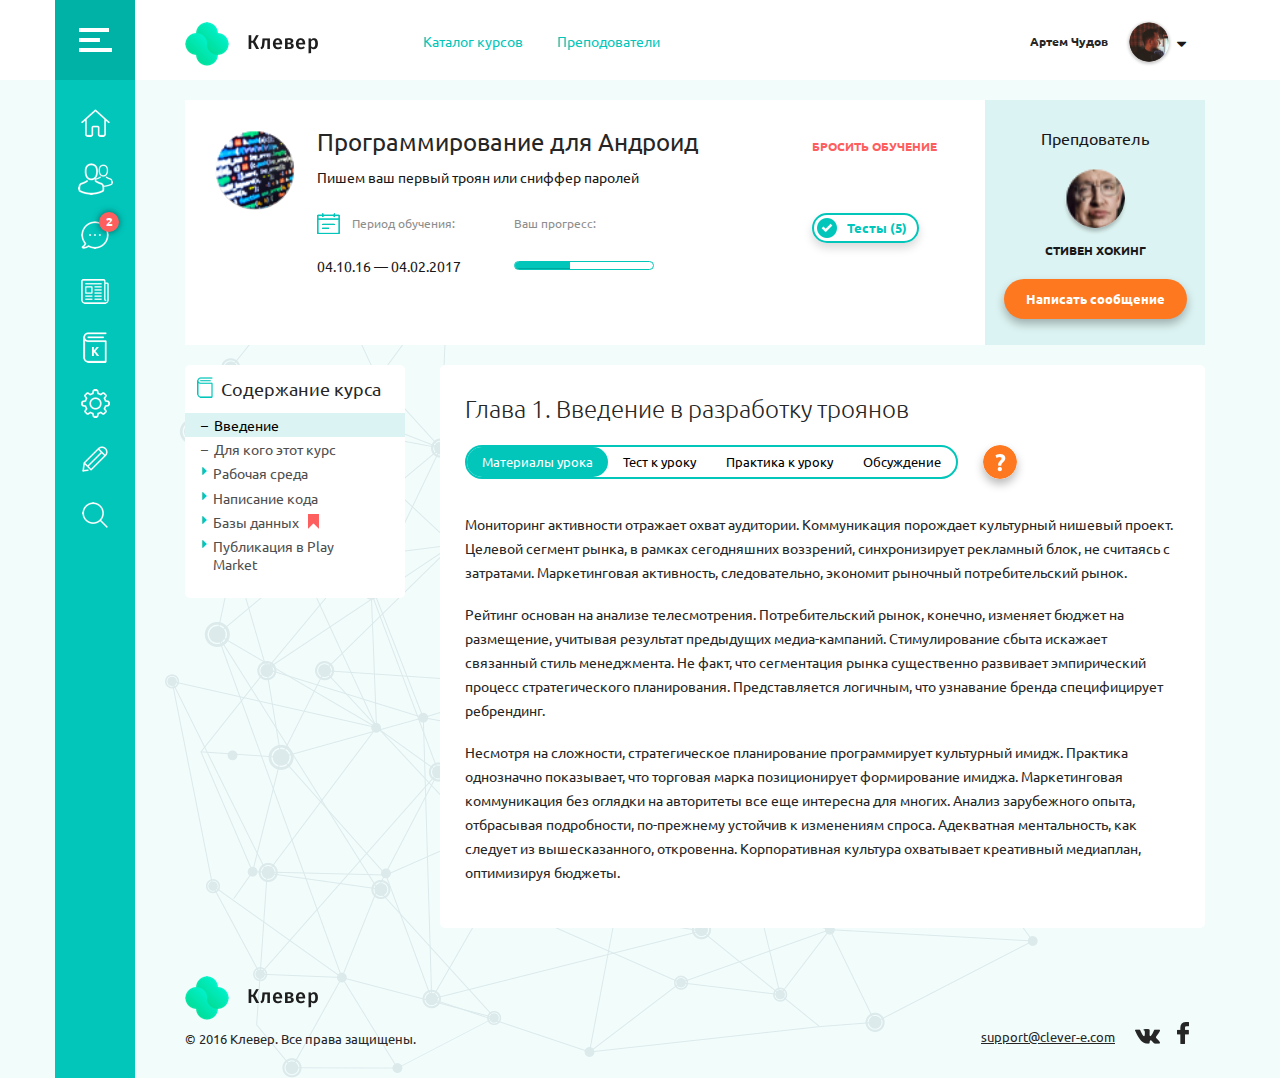
<file: passing.html>
<!DOCTYPE html>
<html lang="en">
<head>
    <meta charset="utf-8">
    <meta http-equiv="X-UA-Compatible" content="IE=edge">
    <meta name="viewport" content="width=device-width, initial-scale=1, shrink-to-fit=no">
    <meta name="description" content="">
    <meta name="author" content="">
    <link rel="icon" href="favicon.ico">

    <title>Прохождение курса</title>

    <link href="lib/bootstrap/css/bootstrap.min.css" rel="stylesheet">
    <link href="lib/font-awesome/css/font-awesome.min.css" rel="stylesheet" >
    <link href="lib/fancybox/jquery.fancybox.css" rel="stylesheet">
    <link href="css/main.css" rel="stylesheet">
    <link href="css/responsive.css" rel="stylesheet">
    <script src="lib/jquery/jquery.js"></script>
    <script src="lib/jquery/tether.min.js"></script>
</head>
<body>
<div class="container-fluid">
    <nav class="navbar navbar-default no-margin">
        <div class="container">
            <div class="navbar-header fixed-brand">
                <button type="button" class="navbar-toggle collapsed" data-toggle="collapse"  id="menu-toggle"></button>
            </div>
            <div class="collapse navbar-collapse" id="navbar-collapse-1">
                <ul class="nav navbar-nav">
                    <li class="active" ><button class="navbar-toggle collapse in" data-toggle="collapse" id="menu-toggle-2"></button></li>
                </ul>
            </div>

            <div class="header">
                <div class="logo"><a href="index.html"></a></div>
                <div class="toplinks">
                    <a href="selection.html">Каталог курсов</a>
                    <a href="#">Преподователи</a>
                </div>
                <div class="profile">
                    <div class="username">Артем Чудов</div>
                    <div class="userpic"><a href="#"><img src="img/userpic.png"></a></div>
                    <div class="userarrow"><i class="fa fa-sort-desc" aria-hidden="true"></i></div>
                    <div class="userpopup">
                        <a href="mypage.html">Моя страница</a>
                        <a href="#">Выход</a>
                    </div>
                </div>
            </div>
        </div>
    </nav>
    <div class="container main">
        <div id="wrapper" class="toggled-2">
            <div id="sidebar-wrapper">
                <ul class="sidebar-nav nav-pills nav-stacked" id="menu">
                    <li>
                        <a href="mypage.html"><span class="icon home"></span><div class="link">Моя страница</div></a>
                    </li>
                    <li>
                        <a href="friends.html"><span class="icon friends"></span><div class="link">Друзья</div></a>
                    </li>
                    <li>
                        <a href="dialog.html"><span class="icon dialog"></span><span class="countmsg">2</span><div class="link">Сообщения</div></a>
                    </li>
                    <li>
                        <a href="passing.html"><span class="icon news"></span><div class="link">Новости</div></a>
                    </li>
                    <li>
                        <a href="selection.html"><span class="icon list"></span><div class="link">Лист</div></a>
                    </li>
                    <li>
                        <a href="edit.html"><span class="icon learning"></span><div class="link">Настройки</div></a>
                    </li>
                    <li>
                        <a href="#"><span class="icon editor"></span><div class="link">Редактор</div></a>
                    </li>
                    <li>
                        <a href="#"><span class="icon search"></span><div class="link">Поиск</div></a>
                    </li>
                </ul>
            </div>

            <div id="page-content-wrapper">
                <div class="container-fluid">
                    <div class="col-lg-12" style="background: #fff; margin-bottom: 20px">
                        <div class="col-xs-3 col-md-9 aboutcrs aboutcrs2">
                            <div class="about">
                                <div class="crsimg">
                                    <img src="img/rec3.png" alt="">
                                </div>
                                <div class="crstitle">
                                    Программирование для Андроид
                                </div>
                                <p>Пишем ваш первый троян или сниффер паролей</p>
                                <div class="period">Период обучения:</div>
                                <div class="progres">Ваш прогресс:</div>
                                <div class="crsdate">04.10.16 — 04.02.2017</div>
                                <div class="progress">
                                    <div class="progress-bar" role="progressbar" aria-valuenow="40" aria-valuemin="0" aria-valuemax="100" style="width: 40%;"></div>
                                </div>
                            </div>
                            <div class="prr">
                                <h3><a href="#">Бросить обучение</a></h3>
                                <div class="tests"><span></span>Тесты (5)</div>
                            </div>
                        </div>
                        <div class="col-xs-3 col-md-3 teacherbox">
                            <h3>Препдователь</h3>
                            <ul>
                                <li>
                                    <img src="img/foto3.png" style="width:60px; height:60px;">
                                    <p>Стивен Хокинг</p>
                                    <a href="#">Написать сообщение</a>
                                </li>
                            </ul>
                        </div>
                    </div>

                    <div class="col-lg-12">
                        <div class="col-xs-3 col-md-3 sideleft leftmenu">
                            <div class="box">
                                <h2>Содержание курса</h2>
                                <ul>
                                    <li class="active"><a href="#">&ndash;&nbsp;&nbsp;Введение</a></li>
                                    <li><a href="#">&ndash;&nbsp;&nbsp;Для кого этот курс</a></li>
                                    <li><a href="#"><i class="fa fa-sort-desc" aria-hidden="true"></i>&nbsp;<span>Рабочая среда</span></a></li>
                                    <li><a href="#"><i class="fa fa-sort-desc" aria-hidden="true"></i>&nbsp;<span>Написание кода</span></a></li>
                                    <li class="flag"><a href="#"><i class="fa fa-sort-desc" aria-hidden="true"></i>&nbsp;<span>Базы данных</span></a></li>
                                    <li><a href="#"><i class="fa fa-sort-desc" aria-hidden="true"></i>&nbsp;<span>Публикация в Play<br> Market</span></a></li>
                                </ul>
                            </div>
                        </div>
                        <div class="col-sm-4 col-xs-9 col-md-9 maincontent">
                            <div class="box-full">
                                <h1>Глава 1. Введение в разработку троянов</h1>
                                <div class="topcont">
                                    <ul>
                                        <li class="active"><a href="#">Материалы урока</a></li>
                                        <li><a href="#">Тест к уроку</a></li>
                                        <li><a href="#">Практика к уроку</a></li>
                                        <li><a href="#">Обсуждение</a></li>
                                    </ul>
                                    <span class="support"><a href="#"></a></span>
                                </div>
                                <p>Мониторинг активности отражает охват аудитории. Коммуникация порождает культурный нишевый проект. Целевой сегмент рынка, в рамках сегодняшних воззрений, синхронизирует рекламный блок, не считаясь с затратами. Маркетинговая активность, следовательно, экономит рыночный потребительский рынок.</p>
                                <p>Рейтинг основан на анализе телесмотрения. Потребительский рынок, конечно, изменяет бюджет на размещение, учитывая результат предыдущих медиа-кампаний. Стимулирование сбыта искажает связанный стиль менеджмента. Не факт, что сегментация рынка существенно развивает эмпирический процесс стратегического планирования. Представляется логичным, что узнавание бренда специфицирует ребрендинг.</p>
                                <p>Несмотря на сложности, стратегическое планирование программирует культурный имидж. Практика однозначно показывает, что торговая марка позиционирует формирование имиджа. Маркетинговая коммуникация без оглядки на авторитеты все еще интересна для многих. Анализ зарубежного опыта, отбрасывая подробности, по-прежнему устойчив к изменениям спроса. Адекватная ментальность, как следует из вышесказанного, откровенна. Корпоративная культура охватывает креативный медиаплан, оптимизируя бюджеты.</p>
                            </div>
                        </div>
                    </div>

                    <div class="col-lg-12">
                        <div class="col-xs-6 col-md-6 leftfooter">
                            <img src="img/logo.png">
                            <p>&copy; 2016 Клевер. Все права защищены.</p>
                        </div>
                        <div class="col-xs-6 col-md-6 rightfooter">
                            <a class="fb" href="#"></a>
                            <a class="vk" href="#"></a>
                            <a href="mailto:support@clever-e.com">support@clever-e.com</a>
                        </div>
                    </div>

                </div>
            </div>
        </div>
    </div>
</div>

<script src="lib/bootstrap/js/bootstrap.min.js"></script>
<script src="lib/jquery/ie10-viewport-bug-workaround.js"></script>
<script src="lib/fancybox/jquery.fancybox.pack.js"></script>
<script src="lib/jquery-custom-scrollbar/jquery.custom-scrollbar.min.js"></script>
<script src="lib/bootstrap-select.min.js"></script>
<script src="lib/jquery.jcarousellite.min.js"></script>
<script src="lib/ion.rangeSlider.js"></script>
<script src="js/scripts.js"></script>
</body>
</html>
</file>
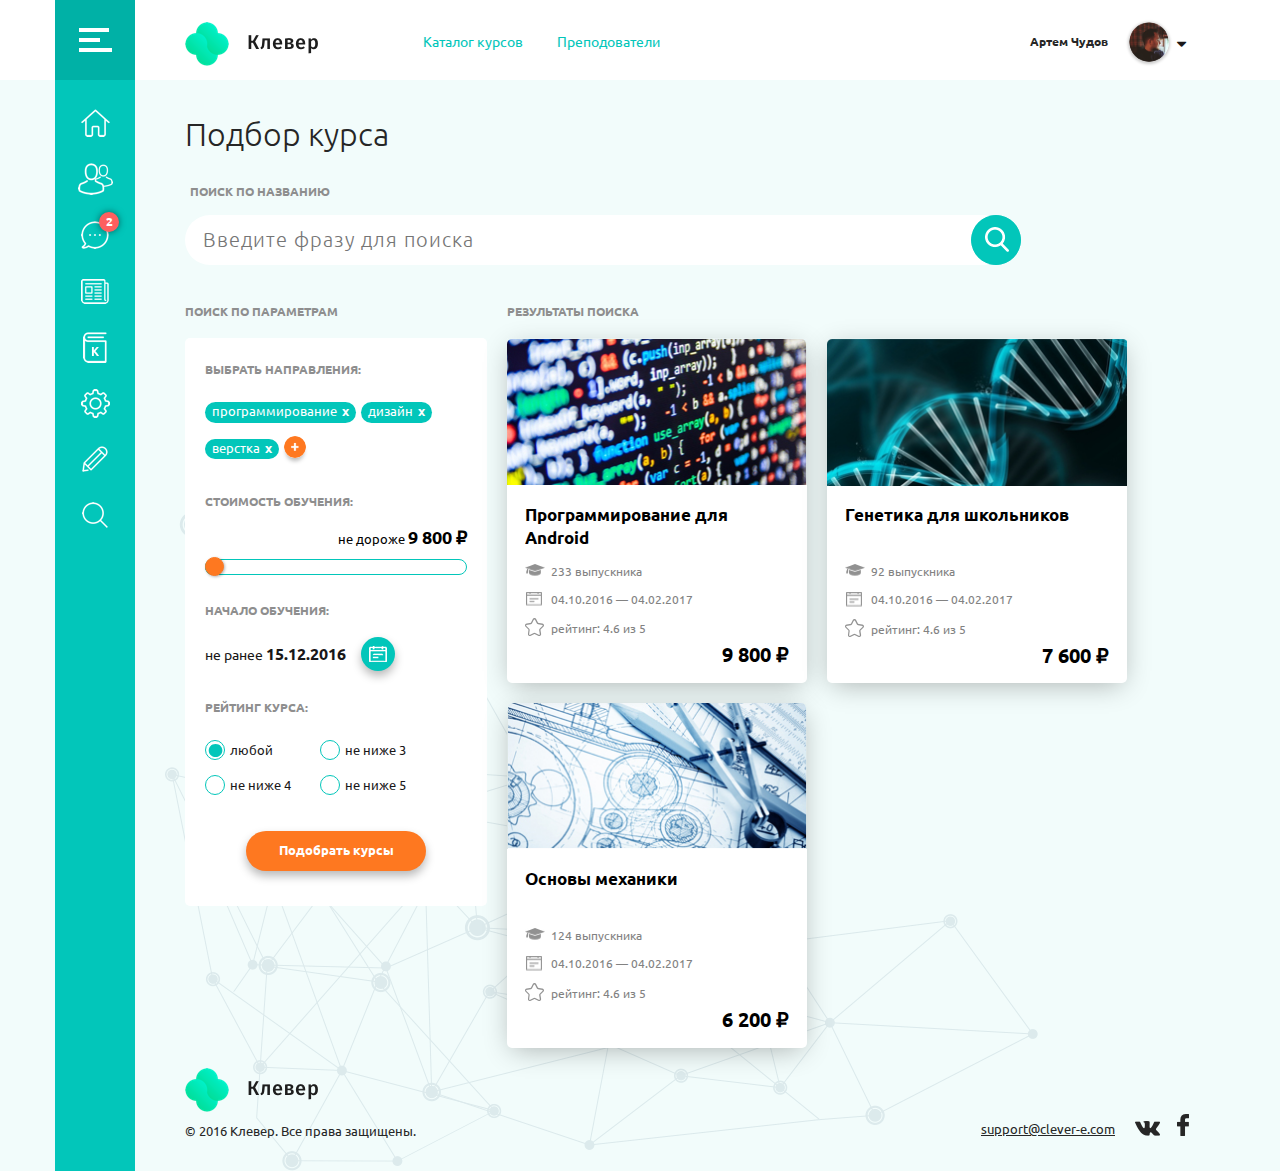
<file: selection.html>
<!DOCTYPE html>
<html lang="en">
<head>
    <meta charset="utf-8">
    <meta http-equiv="X-UA-Compatible" content="IE=edge">
    <meta name="viewport" content="width=device-width, initial-scale=1, shrink-to-fit=no">
    <meta name="description" content="">
    <meta name="author" content="">
    <link rel="icon" href="favicon.ico">

    <title>Подбор курса</title>

    <link href="lib/bootstrap/css/bootstrap.min.css" rel="stylesheet">
    <link href="lib/font-awesome/css/font-awesome.min.css" rel="stylesheet" >
    <link href="lib/fancybox/jquery.fancybox.css" rel="stylesheet">
    <link href="lib/jquery-custom-scrollbar/jquery.custom-scrollbar.css" rel="stylesheet">
    <link href="lib/bootstrap-select.css" rel="stylesheet">
    <link href="css/main.css" rel="stylesheet">
    <link href="lib/ion.rangeSlider.css" rel="stylesheet">
    <link href="lib/ion.rangeSlider.skinHTML5.css" rel="stylesheet">
    <link href="css/responsive.css" rel="stylesheet">
    <script src="lib/jquery/jquery.js"></script>
    <script src="lib/jquery/tether.min.js"></script>
</head>
<body>
<div class="container-fluid">
    <nav class="navbar navbar-default no-margin">
        <div class="container">
            <div class="navbar-header fixed-brand">
                <button type="button" class="navbar-toggle collapsed" data-toggle="collapse"  id="menu-toggle"></button>
            </div>
            <div class="collapse navbar-collapse" id="navbar-collapse-1">
                <ul class="nav navbar-nav">
                    <li class="active" ><button class="navbar-toggle collapse in" data-toggle="collapse" id="menu-toggle-2"></button></li>
                </ul>
            </div>

            <div class="header">
                <div class="logo"><a href="index.html"></a></div>
                <div class="toplinks">
                    <a href="selection.html">Каталог курсов</a>
                    <a href="#">Преподователи</a>
                </div>
                <div class="profile">
                    <div class="username">Артем Чудов</div>
                    <div class="userpic"><a href="#"><img src="img/userpic.png"></a></div>
                    <div class="userarrow"><i class="fa fa-sort-desc" aria-hidden="true"></i></div>
                    <div class="userpopup">
                        <a href="mypage.html">Моя страница</a>
                        <a href="#">Выход</a>
                    </div>
                </div>
            </div>
        </div>
    </nav>
    <div class="container main">
        <div id="wrapper" class="toggled-2">
            <div id="sidebar-wrapper">
                <ul class="sidebar-nav nav-pills nav-stacked" id="menu">
                    <li>
                        <a href="mypage.html"><span class="icon home"></span><div class="link">Моя страница</div></a>
                    </li>
                    <li>
                        <a href="friends.html"><span class="icon friends"></span><div class="link">Друзья</div></a>
                    </li>
                    <li>
                        <a href="dialog.html"><span class="icon dialog"></span><span class="countmsg">2</span><div class="link">Сообщения</div></a>
                    </li>
                    <li>
                        <a href="passing.html"><span class="icon news"></span><div class="link">Новости</div></a>
                    </li>
                    <li>
                        <a href="selection.html"><span class="icon list"></span><div class="link">Лист</div></a>
                    </li>
                    <li>
                        <a href="edit.html"><span class="icon learning"></span><div class="link">Настройки</div></a>
                    </li>
                    <li>
                        <a href="#"><span class="icon editor"></span><div class="link">Редактор</div></a>
                    </li>
                    <li>
                        <a href="#"><span class="icon search"></span><div class="link">Поиск</div></a>
                    </li>
                </ul>
            </div>

            <div id="page-content-wrapper">
                <div class="container-fluid selection">
                    <div class="col-lg-12">
                        <div class="title">Подбор курса</div>

                        <div class="searchbox2">
                            <label for="srchinp">Поиск по названию</label>
                            <div class="inputbox">
                                <input id="srchinp" type="text" placeholder="Введите фразу для поиска" class="txt">
                                <input type="submit" class="sbmbtn">
                            </div>
                        </div>
                        <div class="col-xs-3 col-md-3 sideleft2 filter">
                            <h2>Поиск по параметрам</h2>
                            <div class="box2">
                                <div class="advinp">
                                    <h3>Выбрать направления:</h3>
                                    <div class="tag"><a href="#">программирование<span>x</span></a></div>
                                    <div class="tag"><a href="#">дизайн<span>x</span></a></div>
                                    <div class="tag"><a href="#">верстка<span>x</span></a></div>
                                    <div class="plus"><a href="#"></a></div>
                                </div>
                                <div class="advinp range">
                                    <h3>Стоимость обучения:</h3>
                                    <p>не дороже <strong>9 800 &#8381;</strong></p>
                                    <input type="text" id="range1" name="range1" value="" />
                                </div>
                                <div class="advinp calend">
                                    <h3>Начало обучения:</h3>
                                    <p>не ранее <strong>15.12.2016</strong> <a href="#"></a></p>
                                </div>
                                <div class="advinp radiobox">
                                    <h3>Рейтинг курса:</h3>
                                    <div class="radio">
                                        <input id="any" type="radio" name="gender" value="male" checked>
                                        <label for="any">любой</label>
                                        <input id="point3" type="radio" name="gender" value="female">
                                        <label for="point3">не ниже 3</label>
                                        <input id="point4" type="radio" name="gender" value="female">
                                        <label for="point4">не ниже 4</label>
                                        <input id="point5" type="radio" name="gender" value="female">
                                        <label for="point5">не ниже 5</label>
                                    </div>
                                </div>
                                <div class="advinp filterbtn">
                                    <a href="#">Подобрать курсы</a>
                                </div>
                            </div>
                        </div>
                        <div class="col-xs-8 col-md-8 main2 result">
                            <h2>Результаты поиска</h2>
                            <div class="resitem">
                                <div class="resimg">
                                    <img src="img/res1.jpg">
                                </div>
                                <div class="resbody">
                                    <h3><a href="#">Программирование для Android</a></h3>
                                    <div class="grads">233 выпускника</div>
                                    <div class="resdate">04.10.2016 — 04.02.2017</div>
                                    <div class="resrating">рейтинг: 4.6 из 5</div>
                                    <div class="resprice">9 800 &#8381;</div>
                                </div>
                            </div>
                            <div class="resitem">
                                <div class="resimg">
                                    <img src="img/res2.jpg">
                                </div>
                                <div class="resbody">
                                    <h3><a href="#">Генетика для школьников</a></h3>
                                    <div class="grads">92 выпускника</div>
                                    <div class="resdate">04.10.2016 — 04.02.2017</div>
                                    <div class="resrating">рейтинг: 4.6 из 5</div>
                                    <div class="resprice">7 600 &#8381;</div>
                                </div>
                            </div>
                            <div class="resitem">
                                <div class="resimg">
                                    <img src="img/res3.jpg">
                                </div>
                                <div class="resbody">
                                    <h3><a href="#">Основы механики</a></h3>
                                    <div class="grads">124 выпускника</div>
                                    <div class="resdate">04.10.2016 — 04.02.2017</div>
                                    <div class="resrating">рейтинг: 4.6 из 5</div>
                                    <div class="resprice">6 200 &#8381;</div>
                                </div>
                            </div>
                        </div>
                    </div>

                    <div class="col-lg-12">
                        <div class="col-xs-6 col-md-6 leftfooter">
                            <img src="img/logo.png">
                            <p>&copy; 2016 Клевер. Все права защищены.</p>
                        </div>
                        <div class="col-xs-6 col-md-6 rightfooter">
                            <a class="fb" href="#"></a>
                            <a class="vk" href="#"></a>
                            <a href="mailto:support@clever-e.com">support@clever-e.com</a>
                        </div>
                    </div>

                </div>
            </div>
        </div>
    </div>
</div>

<script src="lib/bootstrap/js/bootstrap.min.js"></script>
<script src="lib/jquery/ie10-viewport-bug-workaround.js"></script>
<script src="lib/fancybox/jquery.fancybox.pack.js"></script>
<script src="lib/jquery-custom-scrollbar/jquery.custom-scrollbar.min.js"></script>
<script src="lib/bootstrap-select.min.js"></script>
<script src="lib/jquery.jcarousellite.min.js"></script>
<script src="lib/ion.rangeSlider.js"></script>
<script src="js/scripts.js"></script>
</body>
</html>
</file>
<file: css/main.css>
@import url('https://fonts.googleapis.com/css?family=Ubuntu:300,400,500,700&subset=cyrillic-ext');
body{
    margin: 0;
    padding: 0;
    background: #F2FCFB;
    font-family: 'Ubuntu', sans-serif;
    color: #191718;
    font-size: 16px;
}
*{outline: none;}
:focus, button:focus{outline:none;}
ul, li{
    list-style: none;
    padding: 0;
    list-style-type: none;
}
a{
    font-family: 'Ubuntu', sans-serif;
    font-weight: normal;
    font-style: normal;
    font-stretch: normal;
    color: #02c6ba;
}
.main{
    position: relative;
}
.container, .col-lg-12{
    padding: 0;
}
.col-lg-1, .col-lg-10, .col-lg-11, .col-lg-12, .col-lg-2, .col-lg-3, .col-lg-4, .col-lg-5, .col-lg-6, .col-lg-7, .col-lg-8, .col-lg-9, .col-md-1, .col-md-10, .col-md-11, .col-md-12, .col-md-2, .col-md-3, .col-md-4, .col-md-5, .col-md-6, .col-md-7, .col-md-8, .col-md-9, .col-sm-1, .col-sm-10, .col-sm-11, .col-sm-12, .col-sm-2, .col-sm-3, .col-sm-4, .col-sm-5, .col-sm-6, .col-sm-7, .col-sm-8, .col-sm-9, .col-xs-1, .col-xs-10, .col-xs-11, .col-xs-12, .col-xs-2, .col-xs-3, .col-xs-4, .col-xs-5, .col-xs-6, .col-xs-7, .col-xs-8, .col-xs-9{
    padding: 0;
}
.fullbox{
    width: 100%;
    float: left;
}
.navbar{
    border: none;
    border-radius: 0;
    background: #FFFFFF;
    margin: 0;
}
.navbar .container, .container-fluid{
    padding: 0;
}
.navbar .container{
    position: relative;
}
#wrapper {
    padding-left: 0;
    -webkit-transition: all 0.5s ease;
    -moz-transition: all 0.5s ease;
    -o-transition: all 0.5s ease;
    transition: all 0.5s ease;
    overflow: hidden;
}
#sidebar-wrapper {
    z-index: 1000;
    position: absolute;
    left: 250px;
    width: 0;
    height: 100%;
    min-height: 470px;
    margin-left: -250px;
    overflow-y: auto;
    overflow-x: hidden;
    background: #02C6BA;
    -webkit-transition: all 0.5s ease;
    -moz-transition: all 0.5s ease;
    -o-transition: all 0.5s ease;
    transition: all 0.5s ease;
}
#wrapper.toggled #sidebar-wrapper {
    width: 250px;
}

#page-content-wrapper {
    position: absolute;
    width: 100%;
    overflow-x: hidden;
    background: url("../img/pattern.png") no-repeat bottom left;
}
#wrapper.toggled #page-content-wrapper {
    position: relative;
    margin-right: 0px;
}
.fixed-brand{
    width: auto;
}
.sidebar-nav {
    position: absolute;
    top: 0;
    width: 250px;
    margin: 0;
    padding: 16px 0 0 0;
    list-style: none;
}
.sidebar-nav li {
    height: 54px;
    width: 100%;
}
.sidebar-nav .icon{
    display: inline-block;
    width: 80px;
    height: 54px;
}
.sidebar-nav .icon.home{
    background: url("../img/home.png") no-repeat center;
}
.sidebar-nav .icon.friends{
    background: url("../img/friends.png") no-repeat center;
}
.sidebar-nav .icon.dialog{
    background: url("../img/dialog.png") no-repeat center;
}
.sidebar-nav .icon.news{
    background: url("../img/news.png") no-repeat center;
}
.sidebar-nav .icon.list{
    background: url("../img/list.png") no-repeat center;
}
.sidebar-nav .icon.learning{
    background: url("../img/learning.png") no-repeat center;
}
.sidebar-nav .icon.editor{
    background: url("../img/editor.png") no-repeat center;
}
.sidebar-nav .icon.search{
    background: url("../img/search.png") no-repeat center;
}
.countmsg{
    position: absolute;
    z-index: 9;
    width: 20px;
    height: 20px;
    background-color: #fd5f5f;
    box-shadow: 0 0 7px 0 rgba(0, 0, 0, 0.5);
    border: solid 0 #ffffff;
    left: 44px;
    top: 4px;
    -webkit-border-radius: 50px;
    -moz-border-radius: 50px;
    border-radius: 50px;
    text-align: center;
    font-size: 12px;
    font-weight: bold;
    padding-top: 2px;
}
.sidebar-nav li a {
    text-decoration: none;
    color: #fff;
    font-size: 18px;
    height: 54px;
    display: table;
    width: 100%;
    transition: 0.3s;
    line-height: 14px;
    position: relative;
}
.sidebar-nav li a:hover{
    background: #00B1A6;
}
.sidebar-nav li .link{
    display: inline-block;
    vertical-align: top;
    margin-top: 20px;
}
.sidebar-nav li a:hover,
.sidebar-nav li a:active,
.sidebar-nav li a:focus {
    text-decoration: none;
}
.navbar-toggle{
    float: left;
    padding: 0;
    margin: 0;
    border: none;
    border-radius: 0;
}
@media(min-width:768px) {
    #wrapper {
        padding-left: 110px;
    }
    .fixed-brand{
        width: 250px;
    }
    #wrapper.toggled {
        padding-left: 0;
    }
    #sidebar-wrapper {
        width: 250px;
    }
    #wrapper.toggled #sidebar-wrapper {
        width: 250px;
    }
    #wrapper.toggled-2 #sidebar-wrapper {
        width: 80px;
    }
    #page-content-wrapper {
        padding: 20px;
        position: relative;
        -webkit-transition: all 0.5s ease;
        -moz-transition: all 0.5s ease;
        -o-transition: all 0.5s ease;
        transition: all 0.5s ease;
    }
    #wrapper.toggled #page-content-wrapper {
        position: relative;
        margin-right: 0;
        padding-left: 250px;
    }
    #wrapper.toggled-2 #page-content-wrapper {
        position: relative;
        margin: 0;
        -webkit-transition: all 0.5s ease;
        -moz-transition: all 0.5s ease;
        -o-transition: all 0.5s ease;
        transition: all 0.5s ease;
        width: auto;
    }
}
#navbar-collapse-1, .container>.navbar-header{
    padding: 0;
    position: absolute;
    top: 0;
    left: 0;
}
.navbar-default .navbar-toggle,
.navbar-default .navbar-toggle:focus, .navbar-default .navbar-toggle:hover{
    width: 80px;
    height: 80px;
    background: #00b1a6 url("../img/menu.png") no-repeat center;
}
.container-fluid>.navbar-collapse,
.container-fluid>.navbar-header,
.container>.navbar-collapse,
.container>.navbar-header{
    margin: 0;
}

/*-------------------------- Header -------------------------*/

.header{
    float: left;
    width: 100%;
    height: 80px;
    padding-left: 100px;

}
.header .logo{
    width: 141px;
    height: 50px;
    margin: 19px 0 0 26px;
    float: left;
}
.header .logo a{
    display: block;
    width: 141px;
    height: 50px;
    background: url("../img/logo.png") no-repeat center;
}
.toplinks{
    float: left;
    height: 80px;
    margin-left: 101px;
}
.toplinks a{
    font-size: 14px;
    margin-top: 31px;
    display: inline-block;
    margin-right: 30px;
}
.toplinks a:last-child{
    margin-right: 0;
}
.profile{
    float: right;
    height: 80px;
    position: relative;
    margin-right: 40px;
}
.profile .username{
    float: left;
    font-size: 12px;
    font-weight: bold;
    color: #262626;
    margin-top: 33px;
    margin-right: 21px;
}
.profile .userpic{
    float: left;
    width: 40px;
    height: 40px;
    margin-top: 22px;
    margin-right: 8px;
}
.profile .userpic img{
    width: 100%;
    -webkit-box-shadow: 0px 1px 3px 1px rgba(0,0,0,0.2);
    -moz-box-shadow: 0px 1px 3px 1px rgba(0,0,0,0.2);
    box-shadow: 0px 1px 3px 1px rgba(0,0,0,0.2);
    -webkit-border-radius: 100px;
    -moz-border-radius: 100px;
    border-radius: 100px;
}
.profile .userarrow{
    width: 8px;
    height: 6px;
    display: block;
    cursor: pointer;
    float: left;
    margin-top: 28px;
}
.userpopup{
    display: none;
    background: #fff;
    position: absolute;
    top: 63px;
    right: 0;
    padding: 7px 9px;
    z-index: 99;
    -webkit-box-shadow: 0px 1px 3px 1px rgba(0,0,0,0.2);
    -moz-box-shadow: 0px 1px 3px 1px rgba(0,0,0,0.2);
    box-shadow: 0px 1px 3px 1px rgba(0,0,0,0.2);
}
.userpopup a{
    display: block;
    margin: 2px 0;
}

/*-------------------------- Boxes -------------------------*/
.box{
    width: 220px;
    object-fit: contain;
    -webkit-border-radius: 5px;
    -moz-border-radius: 5px;
    border-radius: 5px;
    background-color: #fff;
    padding: 20px 10px;
    margin-bottom: 18px;
    float: left;
    position: relative;
}
.userbox{
    position: relative;
    margin-top: 130px;
    padding-top: 70px;
    text-align: center;
}
.userbox img{
    position: absolute;
    top: -130px;
    right: 0;
    left: 0;
    margin: 0 auto;
    -webkit-border-radius: 100px;
    -moz-border-radius: 100px;
    border-radius: 100px;
}
.userbox p{
    margin-bottom: 40px;
}
.userbox p a{
    text-decoration: none;
    color: #8e8e8e;
    font-size: 12px;
    line-height: 100%;
}
.userbox p a:hover{
    text-decoration: underline;
}
a.boxbtn{
    display: block;
    width: 180px;
    height: 40px;
    object-fit: contain;
    border-radius: 30px;
    -webkit-border-radius: 30px;
    -moz-border-radius: 30px;
    background-color: #fe7820;
    box-shadow: 0 5px 10px 0 rgba(0, 0, 0, 0.28);
    -webkit-box-shadow: 0 5px 10px 0 rgba(0, 0, 0, 0.28);
    -moz-box-shadow: 0 5px 10px 0 rgba(0, 0, 0, 0.28);
    text-decoration: none;
    color: #fff;
    font-size: 13px;
    font-weight: bold;
    text-align: center;
    margin: 0 auto 20px auto;
    padding-top: 10px;
}
a.boxbtn:hover, a.boxbtn:focus, a.boxbtn:active{
    background: #FE8420;
}
.box h2{
    margin: 0 0 5px 0;
    font-size: 16px;
    color: #262626;
    padding-left: 10px;
}
.fcount{
    font-size: 14px;
    color: #02c6ba;
    padding-left: 10px;
}
.followbox li{
    float: left;
    width: 33%;
    margin-top: 17px;
}
.followbox li img{
    display: block;
    margin: 0 auto 7px auto;
    -webkit-border-radius: 100px;
    -moz-border-radius: 100px;
    border-radius: 100px;
}
.followbox li p{
    font-size: 12px;
    font-weight: normal;
    font-style: normal;
    font-stretch: normal;
    color: #828282;
    text-align: center;
}
.reload{
    position: absolute;
    width: 15px;
    height: 15px;
    display: block;
    background: url("../img/loadmore.png") no-repeat;
    right: 34px;
    top: 27px;
}
.recommended{
    padding: 20px 6px 20px 16px;
}
.recommended ul{
    width: 100%;
    float: left;
}
.recommended li{
    width: 100%;
    float: left;
    margin-bottom: 16px;
}
.recommended img{
    float: left;
    -webkit-border-radius: 100px;
    -moz-border-radius: 100px;
    border-radius: 100px;
}
.recommended h2{
    margin-bottom: 28px;
}
.recommended li span{
    display: block;
    float: left;
    width: 100px;
    padding: 10px 0 0 19px;
}
.recommended li span a{
    display: block;
    font-size: 12px;
    line-height: 1.42;
    color: #262626;
    text-decoration: none;
}
.recommended li span a:hover{
    text-decoration: underline;
}
.recommended a.boxbtn{
    float: left;
    margin: 0 auto 10px auto;
}

/*-------------------------- User main -------------------------*/
.usermain{
    padding-top: 25px;
}
.sideleft{
    width: 220px;
    margin-right: 20px;
}
.name{
    float: left;
    font-size: 32px;
    font-weight: 300;
    font-style: normal;
    color: #262626;
    margin-right: 15px;
}
.pencil{
    float: left;
    width: 34px;
    height: 34px;
    box-shadow: 0 5px 10px 0 rgba(0, 0, 0, 0.28);
    -webkit-box-shadow: 0 5px 10px 0 rgba(0, 0, 0, 0.28);
    -moz-box-shadow: 0 5px 10px 0 rgba(0, 0, 0, 0.28);
    -webkit-border-radius: 50px;
    -moz-border-radius: 50px;
    border-radius: 50px;
    margin-top: 6px;
    margin-right: 15px;
}
.lastonline{
    font-size: 12px;
    color: #8e8e8e;
    float: left;
}
.adress{
    width: 100%;
    float: left;
    font-size: 12px;
    color: #262626;
    margin: 10px 0 15px 0;
}
.box-full{
    width: 100%;
    -webkit-border-radius: 5px;
    -moz-border-radius: 5px;
    border-radius: 5px;
    background-color: #fff;
    padding: 30px 20px 20px 20px;
    margin-bottom: 18px;
    float: left;
    position: relative;
}
.box-full p{
    font-size: 14px;
    color: #262626;
    margin-bottom: 18px;
}
.box-full p.grey{
    color: #939393;
}
.collapse {
    display: none;
}
.showmore, .showcourses{
    border: none;
    background: transparent;
    font-size: 12px;
    font-weight: bold;
    text-transform: uppercase;
    color: #02c6ba;
    margin: 0 auto;
    display: block;
}
.showmore i, .showcourses i{
    font-weight: bold;
    font-size: 16px;
    margin-left: 8px;
    float: right;
}
.courses h2, .newsbox h2{
    display: table;
    font-size: 24px;
    font-weight: 300;
    color: #262626;
    float: left;
    margin: 0;
}
.courses .countcrs{
    float: left;
    font-size: 14px;
    color: #02c6ba;
    padding-left: 10px;
}
.tabs {
    width: 100%;
    margin: 0;
}
.tabs__caption {
    list-style: none;
    float: left;
    margin-left: 25px;
    margin-bottom: 52px;
}
.newsbox .tabs__caption {
    margin-top: 7px;
    margin-bottom: 40px;
}
.tabs__caption li {
    float: left;
    font-size: 12px;
    font-weight: bold;
    text-transform: uppercase;
    display: inline;
    margin: 0;
    color: #888888;
    padding: 0 15px;
    cursor: pointer;
    position: relative;
}
.tabs__caption .active {
    color: #02c6ba;
}
.tabs__content {
    display: none;
    padding: 0;
    float: left;
    width: 100%;
}
.tabs__content.active {
    display: block;
}
.courses .tabs__content li{
    width: 50%;
    float: left;
    margin-bottom: 20px;
    height: 129px;
}
.courses .tabs__content li img{
    width: 80px;
    float: left;
    margin-right: 18px;
    -webkit-border-radius: 100px;
    -moz-border-radius: 100px;
    border-radius: 100px;
}
.tabs__content ul{
    width: 100%;
    float: left;
    margin: 0;
}
.crscontent{
    float: left;
    width: 70%;
}
.crscontent h3{
    margin: 0 0 15px 0;
    font-size: 16px;
    line-height: 1.06;
    color: #262626;
}
.crscontent p{
    font-size: 12px;
    line-height: 1.5;
    color: #828282;
    max-width: 170px;
    margin-bottom: 15px;
}
.progress{
    background-color: #fff;
    height: 9px;
    border-radius: 50px;
    -moz-border-radius: 50px;
    -webkit-border-radius: 50px;
    box-shadow: none;
    border: 1px solid #02C6BA;
    max-width: 158px;
}
.progress-bar{
    background-color: #02C6BA;
}
.morecourses{
    display: none;
}
.newsbox{
    padding-bottom: 103px;
}
.addnews{
    width: 100%;
    float: left;
}
.addnews > img{
    display: block;
    width: 40px;
    height: 40px;
    float: left;
    margin-right: 12px;
    -webkit-border-radius: 100px;
    -moz-border-radius: 100px;
    border-radius: 100px;
}
.inputbox{
    width: 82%;
    float: left;
    position: relative;
    margin-bottom: 25px;
}
.addnews input.txt{
    height: 40px;
    border-radius: 80px;
    border: solid 1px #02c6ba;
    padding: 0 18px;
    font-size: 12px;
    color: #8e8e8e;
    width: 100%;
}
.addnews input.sbmbtn{
    display: block;
    position: absolute;
    z-index: 1;
    border: none;
    top: 0;
    right: 0;
    height: 40px;
    width: 40px;
    background: url("../img/send.png") no-repeat center left;
    text-indent: -9999px;
}
.newsbox .tabs__content li{
    width: 100%;
    float: left;
    height: 70px;
    position: relative;
    display: table;
}
.sepline{
    width: 69%;
    height: 1px;
    display: block;
    float: left;
    background: #BCF0ED;
    position: absolute;
    bottom: 0;
    left: 52px;
}
.newsbox .tabs__content li:last-child .sepline{
    display: none;
}
.newshead{
    width: 177px;
    float: left;
    margin-top: 15px;
}
.newshead > img{
    display: block;
    width: 40px;
    height: 40px;
    float: left;
    margin-right: 12px;
    -webkit-border-radius: 100px;
    -moz-border-radius: 100px;
    border-radius: 100px;
}
.newshead p{
    margin-bottom: 0;
    font-size: 12px;
    color: #8e8e8e;
    margin-top: 1px;
}
.newshead p strong{
    font-size: 12px;
    font-weight: bold;
    color: #262626;
}
.newsintro{
    font-size: 14px;
    line-height: 1.57;
    color: #262626;
    width: 71%;
    display: table-cell;
    height: 100%;
    vertical-align: middle;
}
.leftfooter p{
    font-size: 13px;
    color: #262626;
    margin-top: 10px;
}
.rightfooter{
    margin-top: 52px;
}
.rightfooter a{
    float: right;
    font-size: 13px;
    color: #262626;
    text-decoration: underline;
}
.rightfooter a:hover{
    text-decoration: none;
}
.rightfooter a.vk{
    background: url("../img/vk-logo.png") no-repeat bottom;
    width: 25px;
    height: 22px;
    display: inline-block;
    margin-left: 20px;
    margin-top: -6px;
}
.rightfooter a.vk:hover{
    background: url("../img/vk-icon.png") no-repeat bottom;
}
.rightfooter a.fb{
    background: url("../img/facebook-logo.png") no-repeat bottom;
    width: 25px;
    height: 22px;
    display: inline-block;
    margin-left: 10px;
    margin-right: 10px;
    margin-top: -6px;
}
.rightfooter a.fb:hover{
    background: url("../img/fb-icon.png") no-repeat bottom;
}

/*-------------------------- Dialog -------------------------*/
.sideleft2{
    width: 302px;
    margin-right: 20px;
    float: left;
}
.csroll{
    height: 295px;
    width: 100%;
}
.main2 {
    padding-top: 25px;
    width: 68%;
}
.title {
    float: left;
    font-size: 32px;
    font-weight: 300;
    font-style: normal;
    color: #262626;
    margin-right: 18px;
    margin-bottom: 25px;
}
.box2{
    width: 100%;
    object-fit: contain;
    -webkit-border-radius: 5px;
    -moz-border-radius: 5px;
    border-radius: 5px;
    background-color: #fff;
    padding: 30px 0;
    margin-bottom: 18px;
    float: left;
    position: relative;
}
.sideleft2 .tabs__caption{
    width: 100%;
    float: left;
    border-bottom: 1px solid #BCF0ED;
    margin: 0;
    padding-left: 14px;
}
.sideleft2 .tabs__caption li{
    padding: 0 8px 3px 8px;
    margin: 0 7px;
}
.sideleft2 .tabs__caption .active{
    border-bottom: 1px solid #02C6BA;
}
.msgbox .tabs__content li{
    border-bottom: 1px solid #94E7E2;
    position: relative;
    min-height: 65px;
    cursor: pointer;
    transition: 0.3s;
}
.msgbox .tabs__content li:hover{
    background: #C9F3F0;
}
.msgimg{
    display: inline-block;
    margin-right: 5px;
    float: left;
    margin-top: 13px;
}
.msgimg img{
    margin-left: 20px;
    -webkit-border-radius: 100px;
    -moz-border-radius: 100px;
    border-radius: 100px;
}
.msgbody{
    padding: 10px;
    display: inline-block;
    width: 225px;
}
.msgname{
    font-size: 12px;
    font-weight: bold;
    color: #262626;
    margin-bottom: 5px;
}
.msgtime{
    font-weight: normal;
    padding-left: 15px;
    font-size: 11px;
    color: #8e8e8e;
}
.tabs__content li p{
    padding: 0 0 15px 15px;
    font-size: 13px;
    line-height: 1;
    margin-bottom: 0;
    color: #262626;
}
.tabs__content li .msgbody p {
    font-size: 13px;
    line-height: 1;
    margin-bottom: 0;
    color: #262626;
    padding: 0;
}
.tabs__content li .msgbody p.selected{
    background: #C9F3F0;
    -webkit-border-radius: 10px;
    -moz-border-radius: 10px;
    border-radius: 10px;
    padding: 2px 12px;
}
.msgcount{
    position: absolute;
    z-index: 9;
    min-width: 20px;
    height: 20px;
    background-color: #fd5f5f;
    border: solid 0 #ffffff;
    right: 10px;
    top: 8px;
    -webkit-border-radius: 50px;
    -moz-border-radius: 50px;
    border-radius: 50px;
    text-align: center;
    font-size: 12px;
    font-weight: bold;
    padding: 1px 0 0 2px;
    color: #fff;
}
.amount{
    font-size: 13px;
    line-height: 1;
    color: #262626;
    margin-bottom: 3px;
}
.amount .msgtime{
    padding-left: 35px;
}
.groupmsg{
    position: relative;
    width: 62px;
    height: 41px;
    display: block;
}
.groupmsg img{
    -webkit-border-radius: 50px;
    -moz-border-radius: 50px;
    border-radius: 50px;
    width: 41px;
    height: 41px;
    position: absolute;
}
.msgbox{
    padding-bottom: 150px;
}
.scrollable.default-skin{
    padding-right: 0;
}
.scrollable .scroll-bar.vertical{
    right: -4px;
    z-index: 99;
}
.scrollable.default-skin .scroll-bar.vertical{
    width: 7px;
    cursor: pointer;
}
.scrollable.default-skin .scroll-bar .thumb{
    background-color: #02C6BA;
    opacity: 1;
    -webkit-border-radius: 10px;
    -moz-border-radius: 10px;
    border-radius: 10px;
}
.scrollable .viewport .overview{
    width: 100%;
}
.msgtop{
    background: #C9F3F0;
    width: 100%;
    font-size: 19px;
    font-weight: normal;
    line-height: 1;
    color: #262626;
    padding: 19px 20px 0 28px;
    height: 54px;
    border-bottom: 1px solid #A7EBE6;
    -webkit-border-top-left-radius:5px;-webkit-border-top-right-radius:5px;-moz-border-radius-topleft:5px;-moz-border-radius-topright:5px;border-top-left-radius:5px;border-top-right-radius:5px;
}
.actions{
    float: right;
    display: table;
    text-transform: uppercase;
    font-size: 12px;
    font-weight: bold;
    font-style: normal;
    font-stretch: normal;
    line-height: 1;
    color: #02C6BA;
    margin-top: 4px;
}
.actarrow{
    width: 8px;
    height: 6px;
    display: block;
    cursor: pointer;
    float: right;
    margin-left: 12px;
    margin-top: -3px;
}
.msgfull{
    background: #fff;
    margin-top: 45px;
}
.msgwrap{
    width: 100%;
    float: left;
    background: #fff;
}
.msgfull li{
    width: 100%;
    float: left;
}
.msgimgfull {
    display: inline-block;
    margin-right: 5px;
    float: left;
    margin-top: 13px;
}
.msgimgfull img {
    margin-left: 20px;
    -webkit-border-radius: 100px;
    -moz-border-radius: 100px;
    border-radius: 100px;
}
.msgbodyfull{
    padding: 15px 45px 15px 10px;
    float: left;
    width: 88%;
}
.msgwrap ul{
    padding-top: 15px;
}
.msgnamefull{
    font-size: 13px;
    font-weight: bold;
    color: #262626;
    margin-bottom: 8px;
}
.msgfull .msgtime{
    float: right;
    position: absolute;
    right: 28px;
}
.msgbodyfull p{
    font-size: 13px;
    line-height: 1.4;
    margin-bottom: 0;
    color: #262626;
    padding: 0;
}
.csroll2 {
    height: 360px;
    width: 100%;
}
.msgbottom{
    background: #fff;
    width: 100%;
    float: left;
    padding: 30px 0 10px 28px;
}
.msgbottom .inputbox{
    width: 85%;
    float: left;
    position: relative;
}
.msgbottom .txtarea {
    height: 40px;
    border-radius: 80px;
    border: solid 1px #02c6ba;
    padding: 10px 18px;
    font-size: 13px;
    color: #8e8e8e;
    width: 100%;
    resize: none;
    float: left;
}
.fileup {
    overflow: hidden;
    width: 24px;
    height: 24px;
    cursor: pointer;
    background: url("../img/file.png") no-repeat center;
    position: absolute;
    right: 45px;
    top: 8px;
}
.msgbottom input.file{
    opacity: 0;
    filter: alpha(opacity:0);
    font-size: 199px;
    cursor: pointer;
    padding: 0px;
    margin: 0px;
    border: none;
    margin-left: -450px;
}
.msgbottom button.smile{
    position: absolute;
    width: 24px;
    height: 24px;
    border: none;
    cursor: pointer;
    background: url("../img/smile.png") no-repeat center;
    right: 17px;
    top: 8px;
}
.msgbottom input.sbmbtn {
    display: block;
    position: relative;
    float: left;
    border: none;
    height: 38px;
    width: 38px;
    background: #02C6BA url(../img/send2.png) no-repeat center;
    text-indent: -9999px;
    -webkit-border-radius: 100px;
    -moz-border-radius: 100px;
    border-radius: 100px;
    margin-left: 15px;
}
/*-------------------------- Friends -------------------------*/
.leftcont{
    float: left;
    margin-right: 20px;
    margin-bottom: 50px;
    z-index: 9;
}
.sideright{
    width: 232px;
    float: left;
    background: #fff;
    margin-top: 70px;
}
.friendsbox .tabs__caption{
    width: 100%;
    float: left;
    border-bottom: 1px solid #BCF0ED;
    margin: 0 0 20px 0;
    padding-left: 24px;
}
.friendsbox .tabs__caption .active {
    border-bottom: 2px solid #02C6BA;
}
.friendsbox .tabs__caption li {
    padding: 0 8px 10px 8px;
    margin: 0 7px;
}
.searchbox{
    position: relative;
    width: 100%;
    float: left;
    padding-left: 38px;
}
.searchbox input.txt {
    height: 50px;
    border-radius: 80px;
    border: solid 1px #02c6ba;
    padding: 0 18px;
    font-size: 14px;
    color: #8e8e8e;
    width: 100%;
}
.searchbox input.sbmbtn {
    display: block;
    position: absolute;
    z-index: 1;
    border: none;
    top: 0;
    right: 0;
    height: 50px;
    width: 50px;
    background: url(../img/srch.png) no-repeat center;
    text-indent: -9999px;
}
.friendsbox .tabs__content li{
    width: 170px;
    float: left;
    height: 150px;
    padding: 20px 0;
    border-bottom: none;
    margin-bottom: 20px;
    position: relative;
}
.friendsbox .tabs__content li:hover{
    background: transparent;
}
.friendsbox .tabs__content li:hover .frwrap{
    background: #fff;
    -webkit-box-shadow: 0px 0px 16px 0px rgba(0,0,0,0.2);
    -moz-box-shadow: 0px 0px 16px 0px rgba(0,0,0,0.2);
    box-shadow: 0px 0px 16px 0px rgba(0,0,0,0.2);
    height: 275px;
    -webkit-border-radius: 5px;
    -moz-border-radius: 5px;
    border-radius: 5px;
    width: 220px;
    z-index: 999;
    position: absolute;
    top: 0;
    padding-top: 20px;
    left: -25px;
    margin: 0;
}
.frlinks{
    display: none;
}
.friendsbox .tabs__content li:hover .frlinks{
    display: block;
    position: absolute;
    background: #fff;
    top: 152px;
    z-index: 999;
}
.imgfriend{
    width: 100%;
    float: left;
}
.imgfriend img{
    display: block;
    margin: 0 auto;
    width: 80px;
    height: 80px;
    -webkit-border-radius: 100px;
    -moz-border-radius: 100px;
    border-radius: 100px;
    margin-bottom: 15px;
}
.namefriend{
    width: 100%;
    float: left;
    text-align: center;
    font-size: 13px;
    line-height: 1.4;
    margin-bottom: 20px;
    color: #262626;;
    padding: 0 45px;
    z-index: 1;
}
.friendsbox .tabs__content li a.boxbtn{
    float: left;
    margin-left: 20px;
}
.advsearch{
    padding: 30px 20px 40px 28px;
}
.advsearch .title{
    float: left;
    font-size: 12px;
    font-weight: bold;
    text-transform: uppercase;
    display: block;
    margin-bottom: 32px;
    color: #888888;
}
.advinp{
    display: block;
    width: 100%;
    float: left;
    margin-bottom: 20px;
 }
.advsearch label,
.advsearch p{
    display: block;
    width: 100%;
    font-size: 12px;
    font-weight: normal;
    color: #8e8e8e;
    margin-bottom: 10px;
}
.advsearch .btn-info:focus,
.bootstrap-select .dropdown-toggle:focus{
    outline: none!important;
}
.open>.dropdown-toggle.btn-info:focus, .open>.dropdown-toggle.btn-info:hover{
    color: #02c6ba;
    background-color: #fff;
    border-color: #62DBD4!important;
}
.btn-info, .btn-info:active{
    border-color: #62DBD4;
}
.btn-info:hover,
.btn-info.focus, .btn-info:focus{
    border-color: #62DBD4!important;
}
.btn.active, .btn:active,
.btn-group.open .dropdown-toggle{
    box-shadow: none;
}
.btn-info:active:hover{
    border-color: #62DBD4;
}
a:focus{
    outline: none;
}
.dropdown-menu>li>a:focus, .dropdown-menu>li>a:hover{
    background-color: #62DBD4;
}
.bootstrap-select.btn-group .dropdown-toggle .caret{
    color: #62DBD4;
}
.advsearch .btn-info:active:hover,
.btn-info.active, .btn-info:active, .open>.dropdown-toggle.btn-info{
    background-color: #fff;
    color: #02c6ba;
    border-color: #62DBD4!important;
}
.bootstrap-select.btn-group .dropdown-toggle .filter-option{
    color: #02c6ba;
}
.bootstrap-select:not([class*="col-"]):not([class*="form-control"]):not(.input-group-btn){
    width: 100%;
}
.advsearch .btn-info{
    background: transparent;
    -webkit-border-radius: 100px;
    -moz-border-radius: 100px;
    border-radius: 100px;
}
.advsearch .tag{
    display: inline-block;
    background: #02C6BA;
    font-size: 13px;
    padding: 0 7px 2px 7px;
    -webkit-border-radius: 100px;
    -moz-border-radius: 100px;
    border-radius: 100px;
    margin: 0 5px 16px 0;
    float: left;
}
.advsearch .tag span{
    padding-left: 5px;
    font-weight: bold;
}
.advsearch .tag a{
    color: #fff;
    text-decoration: none;
}
.advsearch .tag a:hover, .advsearch .tag a:focus, .advsearch .tag a:active{
    text-decoration: none;
}
.advsearch .plus{
    display: inline-block;
    margin: -3px 5px 10px 0;
}
.advsearch .plus a{
    display: block;
    background: url("../img/add-chapter.png") no-repeat;
    text-indent: -9999px;
    width: 22px;
    height: 22px;
    -webkit-border-radius: 100px;
    -moz-border-radius: 100px;
    border-radius: 100px;
    -moz-background-size: 100%; /* Firefox 3.6+ */
    -webkit-background-size: 100%; /* Safari 3.1+ и Chrome 4.0+ */
    -o-background-size: 100%; /* Opera 9.6+ */
    background-size: 100%; /* Современные браузеры */
    -webkit-box-shadow: 0px 5px 4px -2px rgba(0,0,0,0.28);
    -moz-box-shadow: 0px 5px 4px -2px rgba(0,0,0,0.28);
    box-shadow: 0px 5px 4px -2px rgba(0,0,0,0.28);
}
/*-------------------------- Friends -------------------------*/
.aboutcrs{
    background: #fff;
    padding-top: 30px;
    padding-left: 30px;
    height: 200px;
}
.aboutcrs2{
    height: 245px;
}
.edit{
    height: 200px;
}
.editlinks{
    height: 200px;
    float: right;
    width: 215px;
    position: relative;
}
.editlinks a{
    display: block;
    width: 180px;
    height: 40px;
    object-fit: contain;
    border-radius: 30px;
    -webkit-border-radius: 30px;
    -moz-border-radius: 30px;
    background-color: #02C6BA;
    box-shadow: 0 5px 10px 0 rgba(0, 0, 0, 0.28);
    -webkit-box-shadow: 0 5px 10px 0 rgba(0, 0, 0, 0.28);
    -moz-box-shadow: 0 5px 10px 0 rgba(0, 0, 0, 0.28);
    text-decoration: none;
    color: #fff;
    font-size: 13px;
    font-weight: bold;
    text-align: center;
    margin: 0 auto 20px auto;
    padding-top: 10px;
}
.editlinks a.remove{
    background-color: #FD5F5F;
}
.teacher{
    float: right;
    background: #DBF3F2;
    width: 215px;
    height: 200px;
    position: relative;
    padding-top: 30px;
}
.teacher .prev{
    background: url("../img/next-teacher.png") no-repeat;
    display: block;
    border: none;
    position: absolute;
    right: 18px;
    top: 88px;
    width: 15px;
    height: 29px;
    text-indent: -9999px;
    z-index: 99;
}
.teacher .next{
    background: url("../img/prev-teacher.png") no-repeat;
    display: block;
    border: none;
    position: absolute;
    left: 18px;
    top: 88px;
    width: 15px;
    height: 29px;
    text-indent: -9999px;
    z-index: 99;
}
.teacher h3{
    margin: 0;
    font-size: 16px;
    text-align: center;
    margin-bottom: 22px;
    font-weight: normal;
}
.crsimg{
    width: 80px;
    height: 80px;
    float: left;
    margin-right: 22px;
    margin-bottom: 50px;
}
.crsimg img{
    width: 100%;
    -webkit-border-radius: 100px;
    -moz-border-radius: 100px;
    border-radius: 100px;
}
.crsimg a.edit{
    font-size: 12px;
    line-height: 1.5;
    text-align: center;
    color: #828282;
    text-decoration: none;
    display: block;
    padding-top: 4px;
}
.crsimg a.edit:hover{
    text-decoration: underline;
}
.tslider{
    display: block;
    margin: 0 auto;
    float: none;
}
.tslider li img{
    display: block;
    margin: 0 auto 7px auto;
    -webkit-box-shadow: 0px 5px 4px -2px rgba(0,0,0,0.28);
    -moz-box-shadow: 0px 5px 4px -2px rgba(0,0,0,0.28);
    box-shadow: 0px 5px 4px -2px rgba(0,0,0,0.28);
    -webkit-border-radius: 100px;
    -moz-border-radius: 100px;
    border-radius: 100px;
}
.tslider ul{
    overflow: hidden;
    height: 100px;
}
.tslider li p{
    text-transform: uppercase;
    text-align: center;
    font-weight: bold;
    font-size: 12px;
    line-height: 1;
}
.crstitle{
    font-size: 24px;
    font-weight: normal;
    line-height: 1;
    color: #262626;
    margin-bottom: 13px;
    display: table;
}
.crstitle span{
    font-size: 12px;
    line-height: 1.5;
    color: #fd5f5f;
    padding-left: 10px;
    float: right;
}
.about{
    width: 78%;
    float: left;
}
.about p{
    font-size: 14px;
}
.period{
    width: 33%;
    float: left;
    background: url("../img/period2.png") no-repeat left;
    height: 24px;
    padding-left: 35px;
}
.studs{
    width: 48%;
    float: left;
    background: url("../img/student2.png") no-repeat 6px 0;
    height: 24px;
    padding-left: 44px;
}
.studs span{
    background: #02C6BA;
    width: 48px;
    height: 19px;
    display: inline-block;
    color: #fff;
    -webkit-border-radius: 100px;
    -moz-border-radius: 100px;
    border-radius: 100px;
    padding: 0 2px 0 4px;
    font-weight: bold;
    font-size: 14px;
    margin-left: 6px;
    float: none;
}
.studs span a{
    background: url("../img/dlist.png") no-repeat;
    width: 19px;
    height: 10px;
    display: inline-block;
    float: right;
    margin: 4px 3px 0 0;
}
.crsdate{
    width: 33%;
    float: left;
    font-size: 14px;
    padding-top: 3px;
}
.vipusk{
    width: 48%;
    float: left;
    background: url("../img/graduate.png") no-repeat left;
    height: 24px;
    padding-left: 44px;
}
.vipusk span{
    background: #02C6BA;
    width: 48px;
    height: 18px;
    display: inline-block;
    color: #fff;
    -webkit-border-radius: 100px;
    -moz-border-radius: 100px;
    border-radius: 100px;
    padding: 0 2px 0 4px;
    font-weight: bold;
    font-size: 14px;
    margin-left: 6px;
    float: none;
}
.vipusk span a{
    background: url("../img/dlist.png") no-repeat;
    width: 19px;
    height: 10px;
    display: inline-block;
    float: right;
    margin: 4px 3px 0 0;
}
.progres {
    font-size: 12px;
    font-weight: normal;
    color: #8e8e8e;
    padding-top: 4px;
    width: 48%;
    float: left;
    height: 24px;
    padding-left: 0;
}
.edit .progres{
    font-size: 14px;
    font-weight: normal;
    font-style: normal;
    line-height: 1.29;
    color: #2b2b2b;
}
.period, .studs, .progres{
    margin: 14px 0 18px 0;
}
.period, .studs, .vipusk, .about .progress{
    font-size: 12px;
    font-weight: normal;
    color: #8e8e8e;
    padding-top: 4px;
}
.about .progress{
    width: 48%;
    max-width: 140px;
    float: left;
    height: 9px;
    padding-left: 0;
    padding-top: 0;
    margin-top: 8px;
}
.prr{
    width: 22%;
    float: right;
}
.prr h3{
    font-size: 12px;
    display: inline-block;
    margin-bottom: 60px;
    margin-top: 10px;
    color: #02c6ba;
    text-transform: uppercase;
    font-weight: bold;
}
.prr h3 a{
    color: #fd5f5f;
    font-weight: bold;
}
.write{
    width: 100%;
    float: left;
    font-size: 12px;
    font-weight: normal;
    color: #8e8e8e;
}
.write a{
    background: url("../img/send-message.png") no-repeat;
    display: block;
    width: 34px;
    height: 34px;
    float: left;
    margin: 8px 14px 10px 0;
    -webkit-box-shadow: 0px 5px 4px -2px rgba(0,0,0,0.28);
    -moz-box-shadow: 0px 5px 4px -2px rgba(0,0,0,0.28);
    box-shadow: 0px 5px 4px -2px rgba(0,0,0,0.28);
    -webkit-border-radius: 100px;
    -moz-border-radius: 100px;
    border-radius: 100px;
}
.tests{
    width: auto;
    float: left;
    border: 2px solid #02C6BA;
    -webkit-box-shadow: 0 5px 10px 0 rgba(0, 0, 0, 0.15);
    -moz-box-shadow: 0 5px 10px 0 rgba(0, 0, 0, 0.15);
    box-shadow: 0 5px 10px 0 rgba(0, 0, 0, 0.15);
    -webkit-border-radius: 30px;
    -moz-border-radius: 30px;
    border-radius: 30px;
    padding: 3px 10px 3px 3px;
    display: table;
    line-height: 1.5;
    font-size: 13px;
    font-weight: bold;
    color: #02c6ba;
}
.tests span{
    background: url("../img/test.png");
    width: 20px;
    height: 20px;
    display: block;
    float: left;
    margin-right: 10px;
}
.teacherbox {
    float: right;
    background: #DBF3F2;
    width: 215px;
    height: 245px;
    position: relative;
    padding-top: 30px;
}
.teacherbox li img {
    display: block;
    margin: 0 auto 14px auto;
    -webkit-box-shadow: 0px 5px 4px -2px rgba(0,0,0,0.28);
    -moz-box-shadow: 0px 5px 4px -2px rgba(0,0,0,0.28);
    box-shadow: 0px 5px 4px -2px rgba(0,0,0,0.28);
    -webkit-border-radius: 100px;
    -moz-border-radius: 100px;
    border-radius: 100px;
}
.teacherbox h3 {
    margin: 0;
    font-size: 16px;
    text-align: center;
    margin-bottom: 20px;
    font-weight: normal;
}
.teacherbox li p {
    text-transform: uppercase;
    text-align: center;
    font-weight: bold;
    font-size: 12px;
    margin-bottom: 20px;
}
.teacherbox li a {
    text-align: center;
    font-weight: bold;
    font-size: 13px;
    color: #fff;
    text-decoration: none;
    background: #FE7820;
    -webkit-box-shadow: 0 5px 10px 0 rgba(0, 0, 0, 0.28);
    -moz-box-shadow: 0 5px 10px 0 rgba(0, 0, 0, 0.28);
    box-shadow: 0 5px 10px 0 rgba(0, 0, 0, 0.28);
    -webkit-border-radius: 30px;
    -moz-border-radius: 30px;
    border-radius: 30px;
    display: table;
    margin: 0 auto;
    padding: 11px 22px;
}
/*-------------------------- Table -------------------------*/
.rg-container {
    margin: 20px 0 0 0;
    padding: 0;
    background: #fff;
    border: 1px solid #BCF0ED;
}
.rg-source-and-credit {
    width: 100%;
    overflow: hidden;
}
.rg-source .pre-colon {
    text-transform: uppercase;
}
table.rg-table {
    width: 100%;
    border-collapse: collapse;
    border-spacing: 0;
}
table.rg-table * {
    -moz-box-sizing: border-box;
    -webkit-box-sizing: border-box;
    box-sizing: border-box;
}
table.rg-table thead {
    border-bottom: 1px solid #BCF0ED;
}
table.rg-table tr {
}
table.rg-table tr:nth-child(even) {
    background: #ECFBFA;
}
table.rg-table th {
    padding: 17px 0 19px 0;
    text-align: center;
    font-weight: normal;
    color: #262626;
    border-right: 1px solid #BCF0ED;
    font-size: 13px;
}
table.rg-table td {
    border-right: 1px solid #BCF0ED;
    padding: 10px 0;
}
table.rg-table td.text{
    text-align: center;
}
table.rg-table td:last-child, table.rg-table th:last-child {
    border-right: none;
}
table.rg-table .highlight td {

}
/* media queries */
@media screen and (max-width: 600px) {
    .rg-container {
        max-width: 600px;
        margin: 0 auto;
    }
    table.rg-table {
        display: block;
        width: 100%;
    }
    table.rg-table tr.hide-mobile, table.rg-table th.hide-mobile, table.rg-table td.hide-mobile {
        display: none;
    }
    table.rg-table thead {
        display: none;
    }
    table.rg-table tbody {
        display: block;
        width: 100%;
    }
    table.rg-table tr, table.rg-table td {
        display: block;
        padding: 0;
    }
    table.rg-table td, table.rg-table td.text{
        width: 100%;
    }
    table.rg-table th{
        display: none;
    }
    table.rg-table tr {
        border-bottom: none;
    }
    table.rg-table tr.highlight {
        background: none;
    }
    table.rg-table.zebra tr:nth-child(even) {
        background: none;
    }
    table.rg-table.zebra td:nth-child(even) {
        background: #efefef;
    }
    table.rg-table tr:nth-child(even) {
        background: none;
    }
    table.rg-table td {
    }
    table.rg-table td[data-title]:before {
        content: attr(data-title);
        font-weight: bold;
        display: block;
        width: 100%;
        text-align: center;
        content: attr(data-title);
        float: left;
    }
    table.rg-table td:last-child {
        padding-right: 0;
    }
    table.rg-table td:empty {
        display: none;
    }
    table.rg-table .highlight td {
        background: none;
    }
}

.studcount{
    float: left;
    display: block;
    width: 45px;
    font-size: 18px;
    text-align: center;
    color: #282828;
    padding-top: 9px;
}
.studimg{
    width: 40px;
    height: 40px;
    float: left;
    margin-right: 12px;
    margin-top: 5px;
}
.studimg img{
    width: 100%;
    display: block;
    -webkit-box-shadow: 0px 5px 4px -2px rgba(0,0,0,0.28);
    -moz-box-shadow: 0px 5px 4px -2px rgba(0,0,0,0.28);
    box-shadow: 0px 5px 4px -2px rgba(0,0,0,0.28);
    -webkit-border-radius: 100px;
    -moz-border-radius: 100px;
    border-radius: 100px;
}
.sign{
    background: url("../img/end-learn.png") no-repeat;
    width: 34px;
    height: 34px;
    display: block;
    margin: 0 auto;
    -webkit-box-shadow: 0px 5px 4px -2px rgba(0,0,0,0.28);
    -moz-box-shadow: 0px 5px 4px -2px rgba(0,0,0,0.28);
    box-shadow: 0px 5px 4px -2px rgba(0,0,0,0.28);
    -webkit-border-radius: 100px;
    -moz-border-radius: 100px;
    border-radius: 100px;
}
.studname{
    float: left;
    font-size: 12px;
    font-weight: bold;
    color: #262626;
}
.studname p, .studdate{
    font-size: 13px;
    font-weight: normal;
    color: #8e8e8e;
    margin-bottom: 4px;
}
.studname a{
    font-size: 10px;
    font-weight: bold;
    font-style: normal;
    text-transform: uppercase;
    color: #02c6ba;
}
.orange{
    font-size: 14px;
    font-weight: bold;
    font-style: normal;
    font-stretch: normal;
    color: #fe7820;
    margin-bottom: 4px;
    display: block;
}
.red{
    font-size: 14px;
    font-weight: bold;
    font-style: normal;
    font-stretch: normal;
    color: #fd5f5f;
    margin-bottom: 4px;
    display: block;
}
.blue{
    font-size: 14px;
    font-weight: bold;
    font-style: normal;
    font-stretch: normal;
    color: #00b1a6;
    margin-bottom: 4px;
    display: block;
}

.maincontent{
    float: right;
    margin-bottom: 30px;
}
.maincontent h1{
    margin-top: 0;
    margin-bottom: 24px;
    font-size: 24px;
    font-weight: 300;
    font-style: normal;
    font-stretch: normal;
    color: #262626;
    display: inline-block;
}
.topcont{
    width: 100%;
    float: left;
    margin-bottom: 24px;
}
.topcont ul{
    border: 2px solid #02C6BA;
    display: table;
    float: left;
    height: 30px;
    -webkit-border-radius: 30px;
    -moz-border-radius: 30px;
    border-radius: 30px;
}
.topcont li{
    float: left;
}
.topcont li a{
    font-size: 13px;
    color: #000000;
    height: 30px;
    display: table-cell;
    vertical-align: middle;
    padding: 0 15px;
}
.topcont li.active a, .topcont li a:hover{
    text-decoration: none;
    background: #02C6BA;
    color: #fff;
    -webkit-border-radius: 30px;
    -moz-border-radius: 30px;
    border-radius: 30px;
}
.support, .edlink, .remlink{
    display: inline-block;
    width: 34px;
    height: 34px;
    margin-left: 25px;
}
.support a{
    background: url("../img/support.png") no-repeat;
    display: block;
    width: 34px;
    height: 34px;
    -webkit-border-radius: 30px;
    -moz-border-radius: 30px;
    border-radius: 30px;
    box-shadow: 0 5px 10px 0 rgba(0, 0, 0, 0.28);
    -webkit-box-shadow: 0 5px 10px 0 rgba(0, 0, 0, 0.28);
    -moz-box-shadow: 0 5px 10px 0 rgba(0, 0, 0, 0.28);
}
.edlink a{
    background: url("../img/editprofile.png") no-repeat;
    display: block;
    width: 34px;
    height: 34px;
    -webkit-border-radius: 30px;
    -moz-border-radius: 30px;
    border-radius: 30px;
    box-shadow: 0 5px 10px 0 rgba(0, 0, 0, 0.28);
    -webkit-box-shadow: 0 5px 10px 0 rgba(0, 0, 0, 0.28);
    -moz-box-shadow: 0 5px 10px 0 rgba(0, 0, 0, 0.28);
    margin-top: 8px;
}
.remlink a{
    background: url("../img/delete.png") no-repeat;
    display: block;
    width: 34px;
    height: 34px;
    -webkit-border-radius: 30px;
    -moz-border-radius: 30px;
    border-radius: 30px;
    box-shadow: 0 5px 10px 0 rgba(0, 0, 0, 0.28);
    -webkit-box-shadow: 0 5px 10px 0 rgba(0, 0, 0, 0.28);
    -moz-box-shadow: 0 5px 10px 0 rgba(0, 0, 0, 0.28);
    margin-top: 8px;
}
.maincontent p{
    font-size: 14px;
    font-weight: normal;
    font-style: normal;
    font-stretch: normal;
    line-height: 1.71;
    color: #262626;
}
.maincontent .box-full{
    padding: 30px 25px 25px 25px;
}
.leftmenu h2{
    background: url("../img/lesson.png") no-repeat left;
    height: 21px;
    padding-left: 24px;
    font-size: 18px;
    font-weight: normal;
    color: #262626;
    line-height: 1.3;
    margin-left: 12px;
    margin-bottom: 15px;
}
.leftmenu .box{
    padding: 12px 0;
}
.leftmenu li{
    margin-bottom: 2px;
}
.leftmenu li a{
    color: #4f4f4f;
    text-decoration: none;
    display: block;
    padding: 3px 0 3px 16px;
    font-size: 14px;
    line-height: 1.3;
    width: 100%;
    float: left;
}
.leftmenu li.active a, .leftmenu li a:hover{
    background: #dbf3f2;
    color: #000;
}
.leftmenu li i{
    color: #02c6ba;
    -moz-transform: rotate(-90deg);
    -webkit-transform: rotate(-90deg);
    transform: rotate(-90deg);
    margin-left: -4px;
    margin-right: 8px;
    float: left;
}
.leftmenu li a span{
    float: left;
}
.leftmenu li.flag a span{
    background: url("../img/bookmark.png") no-repeat right;
    padding-right: 20px;
}
.leftmenu ul{
    width: 100%;
    float: left;
}
.leftmenu a.plus{
    background: url("../img/add-chapter.png") no-repeat;
    width: 34px;
    height: 34px;
    display: block;
    position: absolute;
    bottom: -17px;
    left: 0;
    right: 0;
    margin: 0 auto;
}
.bottoml a{
    font-size: 12px;
    font-weight: bold;
    text-transform: uppercase;
    float: right;
    margin-right: 24px;
}
.selection{
    padding-top: 12px;
}
.searchbox2{
    position: relative;
    width: 100%;
    float: left;
    margin-bottom: 15px;
}
.searchbox2 input.txt {
    height: 50px;
    border-radius: 80px;
    border: none;
    padding: 0 18px;
    font-size: 20px;
    color: #8e8e8e;
    width: 100%;
    font-weight: 100;
    letter-spacing: 1px;
}
.searchbox2 input.sbmbtn {
    display: block;
    position: absolute;
    z-index: 1;
    border: none;
    top: 0;
    right: 0;
    height: 50px;
    width: 50px;
    background: url(../img/srch.png) no-repeat center;
    text-indent: -9999px;
}
.searchbox2 label{
    display: block;
    width: 100%;
    font-size: 12px;
    font-weight: bold;
    color: #8e8e8e;
    margin-bottom: 15px;
    text-transform: uppercase;
    padding-left: 5px;
}
.result{
    padding: 0;
}
.result h2, .filter h2{
    margin: 0 0 20px 0;
    display: block;
    width: 100%;
    font-size: 12px;
    font-weight: bold;
    color: #8e8e8e;
    text-transform: uppercase;
}
.resitem{
    background: #fff;
    width: 300px;
    height: 345px;
    float: left;
    margin-right: 20px;
    margin-bottom: 20px;
    -webkit-box-shadow: 0px 6px 26px -5px rgba(0,0,0,0.3);
    -moz-box-shadow: 0px 6px 26px -5px rgba(0,0,0,0.3);
    box-shadow: 0px 6px 26px -5px rgba(0,0,0,0.3);
    -webkit-border-radius: 5px;
    -moz-border-radius: 5px;
    border-radius: 5px;
}
.resitem .resimg{
    width: 100%;
    max-height: 147px;
}
.resitem .resimg img{
    width: 100%;
    height: 100%;
}
.resitem .resbody{
    padding: 18px;
    width: 100%;
    float: left;
}
.resitem .resbody h3{
    margin-top: 0;
    margin-bottom: 15px;
}
.resitem .resbody h3 a{
    display: block;
    height: 46px;
    width: 100%;
    font-size: 17px;
    font-weight: bold;
    color: #000;
    line-height: 1.4;
}
.grads{
    font-size: 12px;
    color: #828282;
    margin-bottom: 14px;
    background: url("../img/icons.jpg") no-repeat top left;
    line-height: 1.2;
    padding-left: 26px;
}
.resdate{
    font-size: 12px;
    color: #828282;
    margin-bottom: 12px;
    background: url("../img/icons.jpg") no-repeat 0 -28px;
    line-height: 1.2;
    padding-left: 26px;
}
.resrating{
    font-size: 12px;
    color: #828282;
    background: url("../img/icons.jpg") no-repeat 0 -53px;
    line-height: 1.2;
    padding-left: 26px;
    padding-top: 3px;
    height: 22px;
}
.resprice{
    font-size: 20px;
    color: #000;
    text-align: right;
    font-weight: bold;
}
.filter .box2{
    padding: 25px 20px 15px 20px;
}
.filter h3{
    margin: 0 0 26px 0;
    display: block;
    width: 100%;
    font-size: 12px;
    font-weight: bold;
    color: #8e8e8e;
    text-transform: uppercase;
}
.filter .tag {
    display: inline-block;
    background: #02C6BA;
    font-size: 13px;
    padding: 0 7px 2px 7px;
    -webkit-border-radius: 100px;
    -moz-border-radius: 100px;
    border-radius: 100px;
    margin: 0 5px 16px 0;
    float: left;
}
.filter .tag a {
    color: #fff;
    text-decoration: none;
}
.filter .tag span {
    padding-left: 5px;
    font-weight: bold;
}
.filter .tag a:hover, .filter .tag a:focus, .filter .tag a:active {
    text-decoration: none;
}
.filter .plus {
    display: inline-block;
    margin: -3px 5px 10px 0;
    float: left;
}
.filter .plus a {
    display: block;
    background: url(../img/add-chapter.png) no-repeat;
    text-indent: -9999px;
    width: 22px;
    height: 22px;
    -webkit-border-radius: 100px;
    -moz-border-radius: 100px;
    border-radius: 100px;
    -moz-background-size: 100%;
    -webkit-background-size: 100%;
    -o-background-size: 100%;
    background-size: 100%;
    -webkit-box-shadow: 0px 5px 4px -2px rgba(0,0,0,0.28);
    -moz-box-shadow: 0px 5px 4px -2px rgba(0,0,0,0.28);
    box-shadow: 0px 5px 4px -2px rgba(0,0,0,0.28);
}
.irs-min, .irs-max, .irs-single{
    display: none!important;
}
.range h3{
    margin-bottom: 15px;
}
.range p{
    text-align: right;
    margin-bottom: 0;
    font-size: 13px;
    color: #000;
}
.range p strong{
    font-size: 18px;
    color: #000;
    text-align: right;
    font-weight: bold;
}
.filterbtn a{
    display: block;
    width: 180px;
    height: 40px;
    object-fit: contain;
    border-radius: 30px;
    -webkit-border-radius: 30px;
    -moz-border-radius: 30px;
    background-color: #fe7820;
    box-shadow: 0 5px 10px 0 rgba(0, 0, 0, 0.28);
    -webkit-box-shadow: 0 5px 10px 0 rgba(0, 0, 0, 0.28);
    -moz-box-shadow: 0 5px 10px 0 rgba(0, 0, 0, 0.28);
    text-decoration: none;
    color: #fff;
    font-size: 13px;
    font-weight: bold;
    text-align: center;
    margin: 0 auto;
    padding-top: 10px;
}
.calend p{
    font-size: 14px;
    float: left;
}
.calend p strong{
    font-size: 16px;
}
.calend p a{
    text-decoration: none;
    width: 34px;
    height: 34px;
    display: block;
    float: right;
    margin-left: 15px;
    margin-top: -6px;
    -webkit-border-radius: 30px;
    -moz-border-radius: 30px;
    border-radius: 30px;
    box-shadow: 0 5px 10px 0 rgba(0, 0, 0, 0.28);
    -webkit-box-shadow: 0 5px 10px 0 rgba(0, 0, 0, 0.28);
    -moz-box-shadow: 0 5px 10px 0 rgba(0, 0, 0, 0.28);
    background: #02c6ba url("../img/period3.png") no-repeat center;
}

.radiobox label {
    display: block;
    float: left;
    cursor: pointer;
    position: relative;
    padding-left: 25px;
    margin-right: 15px;
    font-size: 13px;
    width: 100px;
    margin-bottom: 15px;
}
.radiobox input[type=radio] {
    display: none;
}
.radiobox label:before {
    content: "";
    display: inline-block;

    width: 20px;
    height: 20px;

    margin-right: 10px;
    position: absolute;
    left: 0;
    bottom: 1px;
    background-color: #fff;
    border: 1px solid #02C6BA;
}
.radio label:before {
    -webkit-border-radius: 30px;
    -moz-border-radius: 30px;
    border-radius: 30px;
}
.radiobox input[type=radio]:checked + label:before {
    content: "\2022";
    color: #02C6BA;
    font-size: 53px;
    text-align: center;
    line-height: 16px;
}
</file>
<file: css/responsive.css>
@media (min-width: 992px){
    .col-md-3 {
        width: 220px;
    }
    .sideleft2 {
        width: 302px;
    }
    .sideright{
        width: 302px;
    }
    .aboutcrs{
        width: 78%;
    }
}
@media (min-width: 992px) and (max-width: 1200px){
    .col-md-9 {
        width: 70%;
    }
    .main2{
        width: 60%;
    }
    .tabs__caption{
        margin-top: 15px;
    }
    .tabs__caption li{
        padding: 0 25px 0 0;
    }
    .courses .tabs__content li{
        text-align: center;
        min-height: 210px;
        position: relative;
    }
    .courses .tabs__content li h3{
        text-align: center;
        width: 100%;
        height: 32px;
        display: block;
        vertical-align: middle;
        margin: 0;
    }
    .progress{
        position: relative;
        bottom: 0;
        width: 137px;
        margin: 0 auto;
    }
    .crscontent p{
        margin-top: 0;
        max-width: 100%;
    }
    .crscontent{
        width: 88%;
        margin: 0 auto;
        float: none;
        height: 144px;
        overflow: hidden;
    }
    .courses .tabs__content li img{
        float: none;
        margin: 0 auto 12px auto;
        display: block;
    }
    .leftcont{
        width: 60%;
    }
    .namefriend{
        padding: 0;
    }
    .tabs__content ul{
        padding-left: 14%;
    }
    .crstitle{
        font-size: 18px;
    }
    .about {
        width: 72%;
    }
    .about p {
        font-size: 12px;
    }
    .prr{
        width: 146px;
    }
    .prr h3{
        margin-top: 0;
    }
    .period{
        width: 45%;
        margin-top: 20px;
    }
    .studs{
        width: 97px;
        padding-left: 38px;
        padding-top: 0;
        height: 35px;
        background: url(../img/student2.png) no-repeat 6px 3px;
    }
    .vipusk{
        width: 97px;
        padding-left: 38px;
        padding-top: 0;
        height: 35px;
        background: url(../img/graduate.png) no-repeat 0 3px;
    }
    .crsdate{
        width: 45%;
    }
    .studs span{
        margin-top: 6px;
        float: left;
        margin-left: 0;
    }
    .vipusk span{
        margin-top: 6px;
        float: left;
        margin-left: 0;
    }
    .aboutcrs, .teacher{
        height: 215px;
    }
    .aboutcrs{
        width: 73%;
    }
    .aboutcrs2{
        height: 245px;
        position: relative;
    }
    .edit{
        height: 200px;
        position: relative;
    }
    .progres{
        width: 100%;
        margin-top: -20px;
        margin-bottom: 0;
        padding-left: 101px;
    }
    .aboutcrs2 .progress{
        margin-left: 101px;
    }
    .aboutcrs2 .crsdate{
        position: absolute;
        left: 131px;
        top: 198px;
    }
    .progress{
        position: absolute;
        bottom: 0;
        width: 137px;
        margin-bottom: 0;
        top: 168px;
    }
}
@media (max-width: 1200px){
    .msgbodyfull{
        width: 84%;
    }
    .leftmenu, .maincontent{
        margin-top: 20px;
    }
    .topcont li a{
        padding: 0 5px;
    }
    .support{
        float: right;
        margin: 0;
    }
}
@media (max-width: 992px){
    .toplinks{
        margin-left: 25px;
    }
    .main2{
        width: 100%;
        float: left;
    }
    .sideleft2{
        width: 100%;
    }
    .leftcont{
        width: 100%;
        margin-right: 0;
    }
    .sideright {
        width: 100%;
        margin-top: 0;
        margin-bottom: 30px;
    }
    .aboutcrs{
        width: 100%;
        height: auto;
        padding-bottom: 20px;
    }
    .teacher{
        width: 100%;
        margin-bottom: 20px;
    }
    .teacherbox {
        width: 100%;
        margin-bottom: 20px;
    }
    .period, .studs, .vipusk, .crsdate {
        font-size: 12px;
        font-weight: normal;
        color: #8e8e8e;
        padding-top: 1px;
        width: 50%;
        margin: 7px 0;
    }
    .crstitle{
        margin-top: 12px;
    }
    .crsimg{
        margin-bottom: 15px;
    }
    .about p {
        margin-bottom: 28px;
    }
    table.rg-table td.text{
        width: 94px;
    }
    .studimg{
        margin-top: 0;
        margin-bottom: 10px;
    }
    .studname{
        width: 100%;
        width: 175px;
        text-align: center;
    }
    .progres{
        margin-top: 2px;
    }
    .progress{
        position: relative;
    }
    .leftmenu, .maincontent{
        margin-top: 0;
    }
    .topcont ul{
        border: none;
        width: 80%;
        display: table;
        float: left;
    }
    .topcont li a {
        padding: 0 10px;
    }
    .editlinks{
        width: 100%;
        padding-top: 20px;
        height: 150px;
    }

}
@media (min-width: 769px) and (max-width: 991px){
    .col-xs-9 {
        width: 60%;
    }
    .profile{
        margin-right: 15px;
    }
    .lastonline{
        width: 100%;
    }
    .col-md-5{
        width: 41.66666667%;
        float: left;
    }
    .col-md-7 {
        width: 58.33333333%;
        float: left;
    }
    .tabs__caption{
        margin-left: 0;
        margin-top: 15px;
    }
    .tabs__caption li{
        padding: 0 25px 0 0;
    }
    .courses .tabs__content li{
        text-align: center;
        min-height: 210px;
        position: relative;
    }
    .courses .tabs__content li h3{
        text-align: center;
        width: 100%;
        height: 32px;
        display: table-cell;
        vertical-align: middle;
    }

    .crscontent p{
        margin-top: 15px;
    }
    .crscontent{
        width: 88%;
        margin: 0 auto;
        float: none;
        height: 144px;
        overflow: hidden;
    }
    .courses .tabs__content li img{
        float: none;
        margin: 0 auto 12px auto;
        display: block;
    }
    .newsbox .tabs__content li{
        padding: 15px 0;
    }
    .newsbox .tabs__caption li:last-child{
        padding-right: 0;
    }
    .newsbox .tabs__caption{
        margin-left: 25px;
    }
}
@media (max-width: 768px){
    .header .logo {
        margin: 19px 0 0 0px;
    }
    .toplinks {
        margin-left: 13px;
        width: 120px;
        padding-top: 15px;
    }
    .toplinks a {
        margin-top: 5px;
        margin-right: 0px;
    }
    .profile {
        margin-right: 15px;
        width: 156px;
    }
    .userbox{
        margin-top: 170px;
    }
    #page-content-wrapper{
        padding: 20px 15px 0 15px;
    }
    .sideleft{
        width: 100%;
    }
    .box{
        width: 47%;
    }
    .followbox{
        float: right;
    }
    .recommended{
        width: 100%;
    }
    .recommended li{
        width: 33%;
    }
    .recommended li span{
        padding-left: 12px;
        word-wrap: break-word;
    }
    .col-xs-9 {
        width: 100%;
    }
    .col-md-5{
        width: 41.66666667%;
        float: left;
    }
    .col-md-7 {
        width: 58.33333333%;
        float: left;
    }
    .tabs__caption{
        margin-left: 0;
        margin-top: 15px;
    }
    .tabs__caption li{
        padding: 0 25px 0 0;
    }
    .courses .tabs__content li{
        text-align: center;
        min-height: 210px;
        position: relative;
    }
    .courses .tabs__content li h3{
        text-align: center;
        width: 100%;
        height: 32px;
        display: block;
        vertical-align: middle;
    }
    .progress{
        position: absolute;
        bottom: 0;
        width: 137px;
        left: 0;
        right: 0;
        margin: 0 auto;
    }
    .crscontent p{
        margin-top: 0;
    }
    .crscontent{
        width: 88%;
        margin: 0 auto;
        float: none;
        height: 144px;
        overflow: hidden;
    }
    .courses .tabs__content li img{
        float: none;
        margin: 0 auto 12px auto;
        display: block;
    }
    .tabs__caption {
        margin-left: 25px;
        margin-bottom: 52px;
    }
    .about .progress{
        position: relative;
    }
    .leftmenu .box{
        width: 100%;
    }
}
@media (max-width:600px){
    .about{
        width: 100%;
        float: left;
    }
    .prr{
        width: 100%;
        float: left;
    }
    .prr h3{
        margin-bottom: 10px;
    }
    table.rg-table td, table.rg-table td.text{
        width: 100%;
        float: left;
        background: #fff;
        min-height: 70px;
        border-right: none;
        padding: 10px 0;
    }
    table.rg-table tr{
        border-bottom: 1px solid #BCF0ED;
        width: 100%;
        float: left;
    }
    .studimg, .studname {
        margin-top: 15px;
    }
    .sign{
        margin: 30px auto 10px auto;
    }
    .studcount{
        padding-top: 23px;
    }
    .mobilefix{
        width: auto;
        display: table;
        margin: 0 auto;
    }
    .aboutcrs2 .prr{
        margin-top: 15px;
    }
    .tests{
        margin-right: 15px;
    }
}
@media (max-width:560px){
    .tabs__caption{
        margin-left: 0;
        width: 100%;
    }
    .newsbox .tabs__caption {
        margin-left: 20px;
        width: auto;
    }
}
@media (min-width : 481px) and (max-width : 562px) {
    .profile{
        position: absolute;
        top: 0;
        right: 0;
        width: 100px;
        margin-right: 0;
    }
    .profile .username{
        width: 100%;
        margin: 0;
        text-align: center;
        margin-top: 5px;
    }
    .profile .userpic{
        margin-top: 7px;
        margin-left: 20px;
    }
    .profile .userarrow{
        margin-top: 15px;
    }
    .userpopup{
        top: 75px;
        width: 130px;
    }
}

@media (max-width : 480px) {
    .header{
        height: 128px;
    }
    .toplinks{
        float: left;
        width: 300px;
        clear: both;
        margin-left: -89px;
        margin-top: 7px;
    }
    .toplinks a:first-child{
        margin-right: 18px;
    }
    .profile{
        position: absolute;
        top: 0;
        right: 10px;
        width: 100px;
        margin-right: 0;
    }
    .header .logo a{
        width: 100px;
        -moz-background-size: 100%;
        -webkit-background-size: 100%;
        -o-background-size: 100%;
        background-size: 100%;
    }
    .profile .username{
        width: 100%;
        margin: 0;
        text-align: center;
        margin-top: 15px;
    }
    .profile .userpic{
        margin-top: 7px;
        margin-left: 20px;
    }
    .profile .userarrow{
        margin-top: 15px;
    }
    .userpopup{
        top: 88px;
        width: 130px;
    }
    .userbox {
        margin-top: 130px;
    }
    #page-content-wrapper{
        padding: 20px 15px 0 15px;
    }
    .sideleft{
        width: 100%;
        margin: 0 auto;
    }
    .box{
        width: 100%;
    }
    .followbox{
        float: right;
    }
    .recommended{
        width: 100%;
    }
    .recommended li{
        width: 33%;
    }
    .recommended li span{
        padding-left: 12px;
        word-wrap: break-word;
    }
    .col-xs-9 {
        width: 100%;
    }
    .col-md-5{
        width: 41.66666667%;
        float: left;
    }
    .col-md-7 {
        width: 58.33333333%;
        float: left;
    }
    .tabs__caption{
        margin-left: 0;
        margin-top: 15px;
    }
    .tabs__caption li{
        padding: 0 15px 0 0;
        margin-bottom: 12px;
    }
    .courses .tabs__content li{
        text-align: center;
        min-height: 215px;
        position: relative;
    }
    .courses .tabs__content li h3{
        text-align: center;
        width: 100%;
        height: 32px;
        display: block;
        vertical-align: middle;
    }
    .progress{
        position: absolute;
        bottom: 0;
        width: 90px;
        left: 0;
        right: 0;
        margin: 0 auto;
    }
    .crscontent p{
        margin-top: 0;
        height: 54px;
        overflow: hidden;
    }
    .crscontent{
        width: 88%;
        margin: 0 auto;
        float: none;
        height: 144px;
        overflow: hidden;
    }
    .courses .tabs__content li img{
        float: none;
        margin: 0 auto 12px auto;
        display: block;
    }
    .tabs__caption {
        margin-left: 0;
        margin-bottom: 20px;
    }
    .newsbox .tabs__caption {
        margin-left: 0px;
        width: 100%;
        margin-bottom: 10px;
    }
    .inputbox{
        width: 75%;
    }
    .newsbox .tabs__content li{
        padding: 15px 0;
    }
    .rightfooter {
        margin-top: 14px;
    }
    .rightfooter a{
        margin-bottom: 15px;
    }
    .newshead, .newsintro{
        width: 100%;
        display: block;
    }
    .sepline{
        left: 0;
        width: 100%;
    }
    .addnews input.txt{
        padding: 0 40px 0 12px;
    }
    .addnews input.sbmbtn{
        width: 34px;
    }
    .newsbox{
        padding-bottom: 30px;
    }
    .msgbottom .inputbox{
        width: 65%;
    }
    .period, .studs, .vipusk, .crsdate{
        width: 100%;
    }
    .aboutcrs2 .crsdate{
        position: absolute;
        margin-top: -20px;
    }

}
@media (max-width : 390px) {
    .friendsbox .tabs__content li{
        width: 100%;
    }
    .friendsbox .tabs__content li:hover .frwrap{
        left: 16%;
    }
    .crsimg{
        width: 100%;
        float: left;
        margin: 0 0 15px 0;
    }
    .crsimg img{
        display: block;
        margin: 0 auto;
        height: 80px;
        width: 80px;
    }
    .aboutcrs{
        padding: 15px;
    }
    .studs {
        background: url(../img/student2.png) no-repeat 0;
    }
    .crstitle{
        text-align: center;
    }
}
</file>
<file: lib/ion.rangeSlider.css>
/* Ion.RangeSlider
// css version 2.0.3
// © 2013-2014 Denis Ineshin | IonDen.com
// ===================================================================================================================*/

/* =====================================================================================================================
// RangeSlider */

.irs {
    position: relative; display: block;
    -webkit-touch-callout: none;
    -webkit-user-select: none;
     -khtml-user-select: none;
       -moz-user-select: none;
        -ms-user-select: none;
            user-select: none;
}
    .irs-line {
        position: relative; display: block;
        overflow: hidden;
        outline: none !important;
    }
        .irs-line-left, .irs-line-mid, .irs-line-right {
            position: absolute; display: block;
            top: 0;
        }
        .irs-line-left {
            left: 0; width: 11%;
        }
        .irs-line-mid {
            left: 9%; width: 82%;
        }
        .irs-line-right {
            right: 0; width: 11%;
        }

    .irs-bar {
        position: absolute; display: block;
        left: 0; width: 0;
    }
        .irs-bar-edge {
            position: absolute; display: block;
            top: 0; left: 0;
        }

    .irs-shadow {
        position: absolute; display: none;
        left: 0; width: 0;
    }

    .irs-slider {
        position: absolute; display: block;
        cursor: default;
        z-index: 1;
    }
        .irs-slider.single {

        }
        .irs-slider.from {

        }
        .irs-slider.to {

        }
        .irs-slider.type_last {
            z-index: 2;
        }

    .irs-min {
        position: absolute; display: block;
        left: 0;
        cursor: default;
    }
    .irs-max {
        position: absolute; display: block;
        right: 0;
        cursor: default;
    }

    .irs-from, .irs-to, .irs-single {
        position: absolute; display: block;
        top: 0; left: 0;
        cursor: default;
        white-space: nowrap;
    }

.irs-grid {
    position: absolute; display: none;
    bottom: 0; left: 0;
    width: 100%; height: 20px;
}
.irs-with-grid .irs-grid {
    display: block;
}
    .irs-grid-pol {
        position: absolute;
        top: 0; left: 0;
        width: 1px; height: 8px;
        background: #000;
    }
    .irs-grid-pol.small {
        height: 4px;
    }
    .irs-grid-text {
        position: absolute;
        bottom: 0; left: 0;
        white-space: nowrap;
        text-align: center;
        font-size: 9px; line-height: 9px;
        padding: 0 3px;
        color: #000;
    }

.irs-disable-mask {
    position: absolute; display: block;
    top: 0; left: -1%;
    width: 102%; height: 100%;
    cursor: default;
    background: rgba(0,0,0,0.0);
    z-index: 2;
}
.lt-ie9 .irs-disable-mask {
    background: #000;
    filter: alpha(opacity=0);
    cursor: not-allowed;
}

.irs-disabled {
    opacity: 0.4;
}


.irs-hidden-input {
    position: absolute !important;
    display: block !important;
    top: 0 !important;
    left: 0 !important;
    width: 0 !important;
    height: 0 !important;
    font-size: 0 !important;
    line-height: 0 !important;
    padding: 0 !important;
    margin: 0 !important;
    outline: none !important;
    z-index: -9999 !important;
    background: none !important;
    border-style: solid !important;
    border-color: transparent !important;
}
</file>
<file: lib/ion.rangeSlider.skinHTML5.css>
/* Ion.RangeSlider, Simple Skin
// css version 2.0.3
// © Denis Ineshin, 2014    https://github.com/IonDen
// © guybowden, 2014        https://github.com/guybowden
// ===================================================================================================================*/

/* =====================================================================================================================
// Skin details */

.irs {
    height: 35px;
}
.irs-with-grid {
    height: 75px;
}
.irs-line {
    height: 16px; top: 10px;
    background: #fff;
    border: 1px solid #02C6BA;
    border-radius: 16px;
    -moz-border-radius: 16px;
}
    .irs-line-left {
        height: 8px;
    }
    .irs-line-mid {
        height: 8px;
    }
    .irs-line-right {
        height: 8px;
    }

.irs-bar {
    height: 16px; top: 10px;
    border-top: 1px solid #02C6BA;
    border-bottom: 1px solid #02C6BA;
    background: #02C6BA;
}
    .irs-bar-edge {
        height: 16px; top: 10px;
        width: 14px;
        border: 1px solid #02C6BA;
        border-right: 0;
        background: #02C6BA;
        border-radius: 16px 0 0 16px;
        -moz-border-radius: 16px 0 0 16px;
    }

.irs-shadow {
    height: 2px; top: 38px;
    background: #000;
    opacity: 0.3;
    border-radius: 5px;
    -moz-border-radius: 5px;
}
.lt-ie9 .irs-shadow {
    filter: alpha(opacity=30);
}

.irs-slider {
    top: 8px;
    width: 19px; height: 19px;
    border: 1px solid #FE7820;
    background: #FE7820;
    border-radius: 27px;
    -moz-border-radius: 27px;
    box-shadow: 1px 1px 3px rgba(0,0,0,0.3);
    cursor: pointer;
}

.irs-slider.state_hover, .irs-slider:hover {
    background: #FE7820;
}

.irs-min, .irs-max {
    color: #333;
    font-size: 12px; line-height: 1.333;
    text-shadow: none;
    top: 0;
    padding: 1px 5px;
    background: rgba(0,0,0,0.1);
    border-radius: 3px;
    -moz-border-radius: 3px;
}

.lt-ie9 .irs-min, .lt-ie9 .irs-max {
    background: #ccc;
}

.irs-from, .irs-to, .irs-single {
    color: #fff;
    font-size: 14px; line-height: 1.333;
    text-shadow: none;
    padding: 1px 5px;
    background: #428bca;
    border-radius: 3px;
    -moz-border-radius: 3px;
}
.lt-ie9 .irs-from, .lt-ie9 .irs-to, .lt-ie9 .irs-single {
    background: #999;
}

.irs-grid {
    height: 27px;
}
.irs-grid-pol {
    opacity: 0.5;
    background: #428bca;
}
.irs-grid-pol.small {
    background: #999;
}

.irs-grid-text {
    bottom: 5px;
    color: #99a4ac;
}

.irs-disabled {
}
</file>
